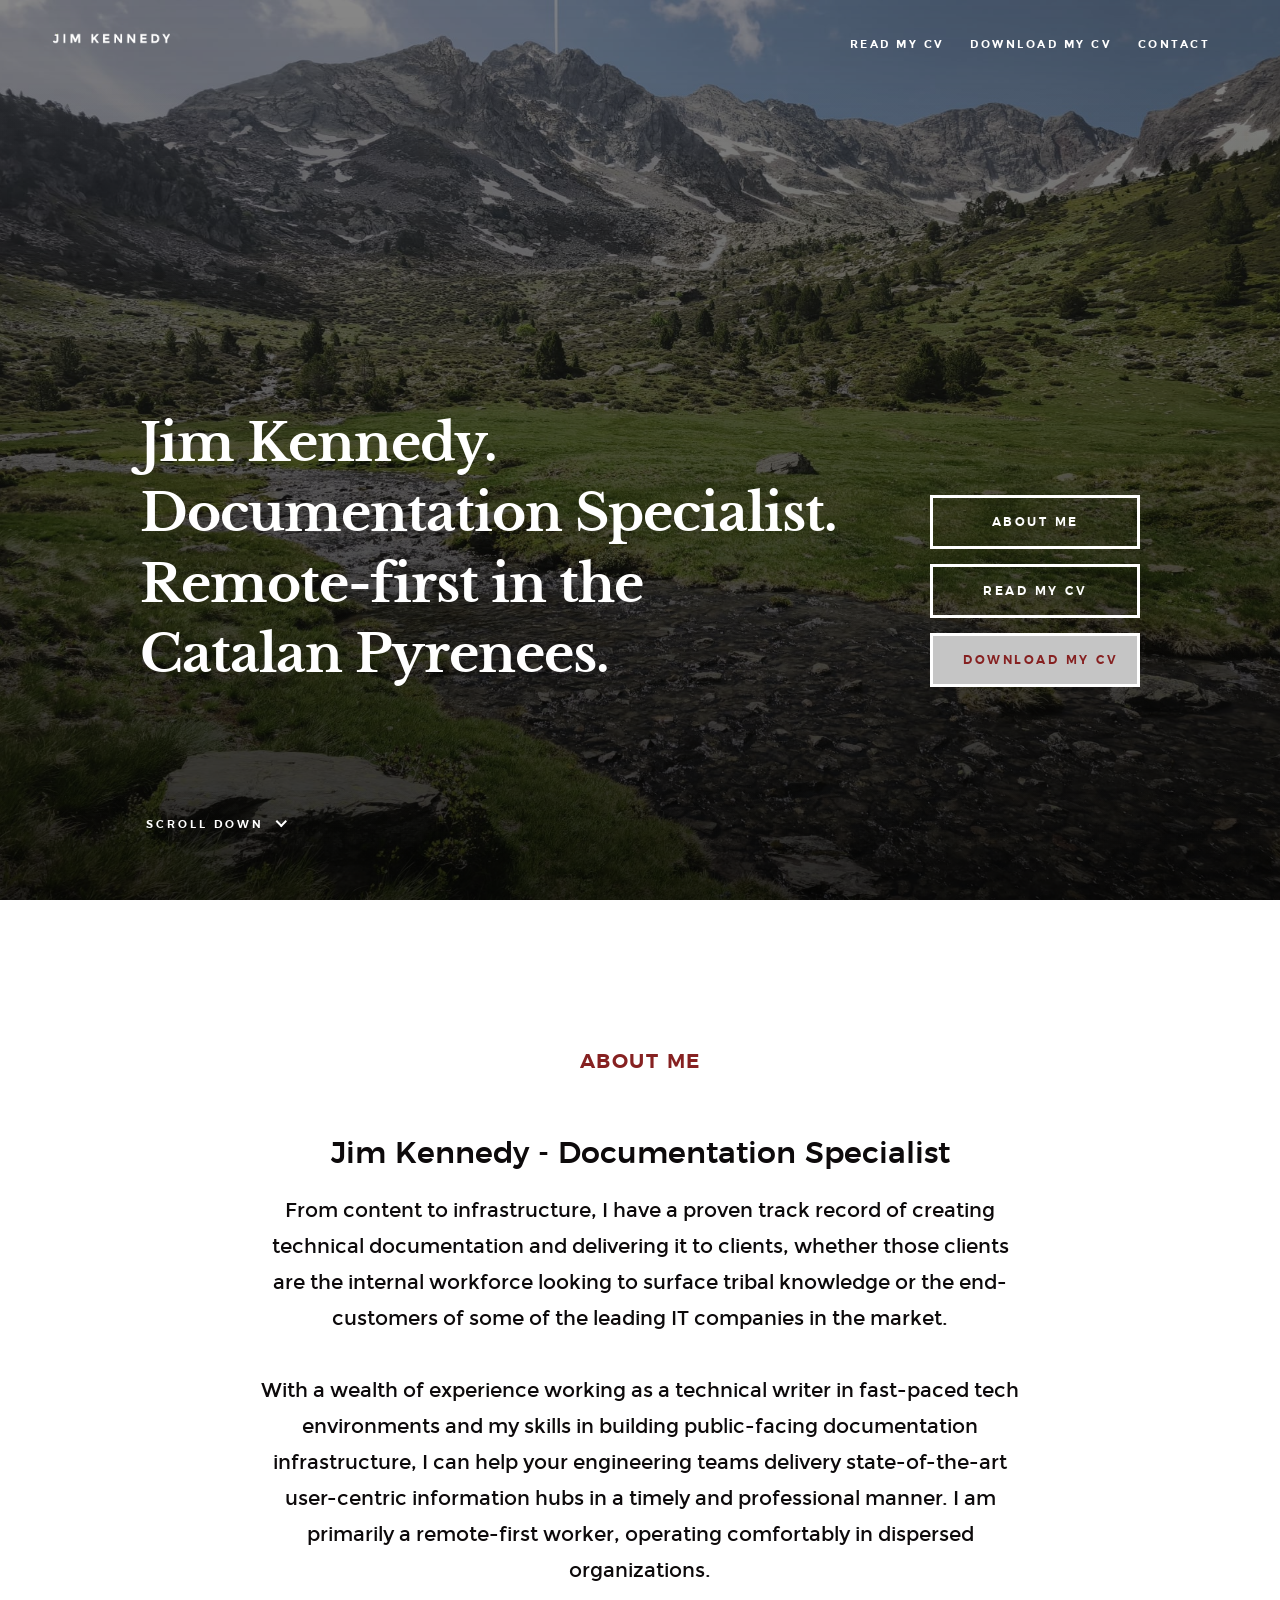
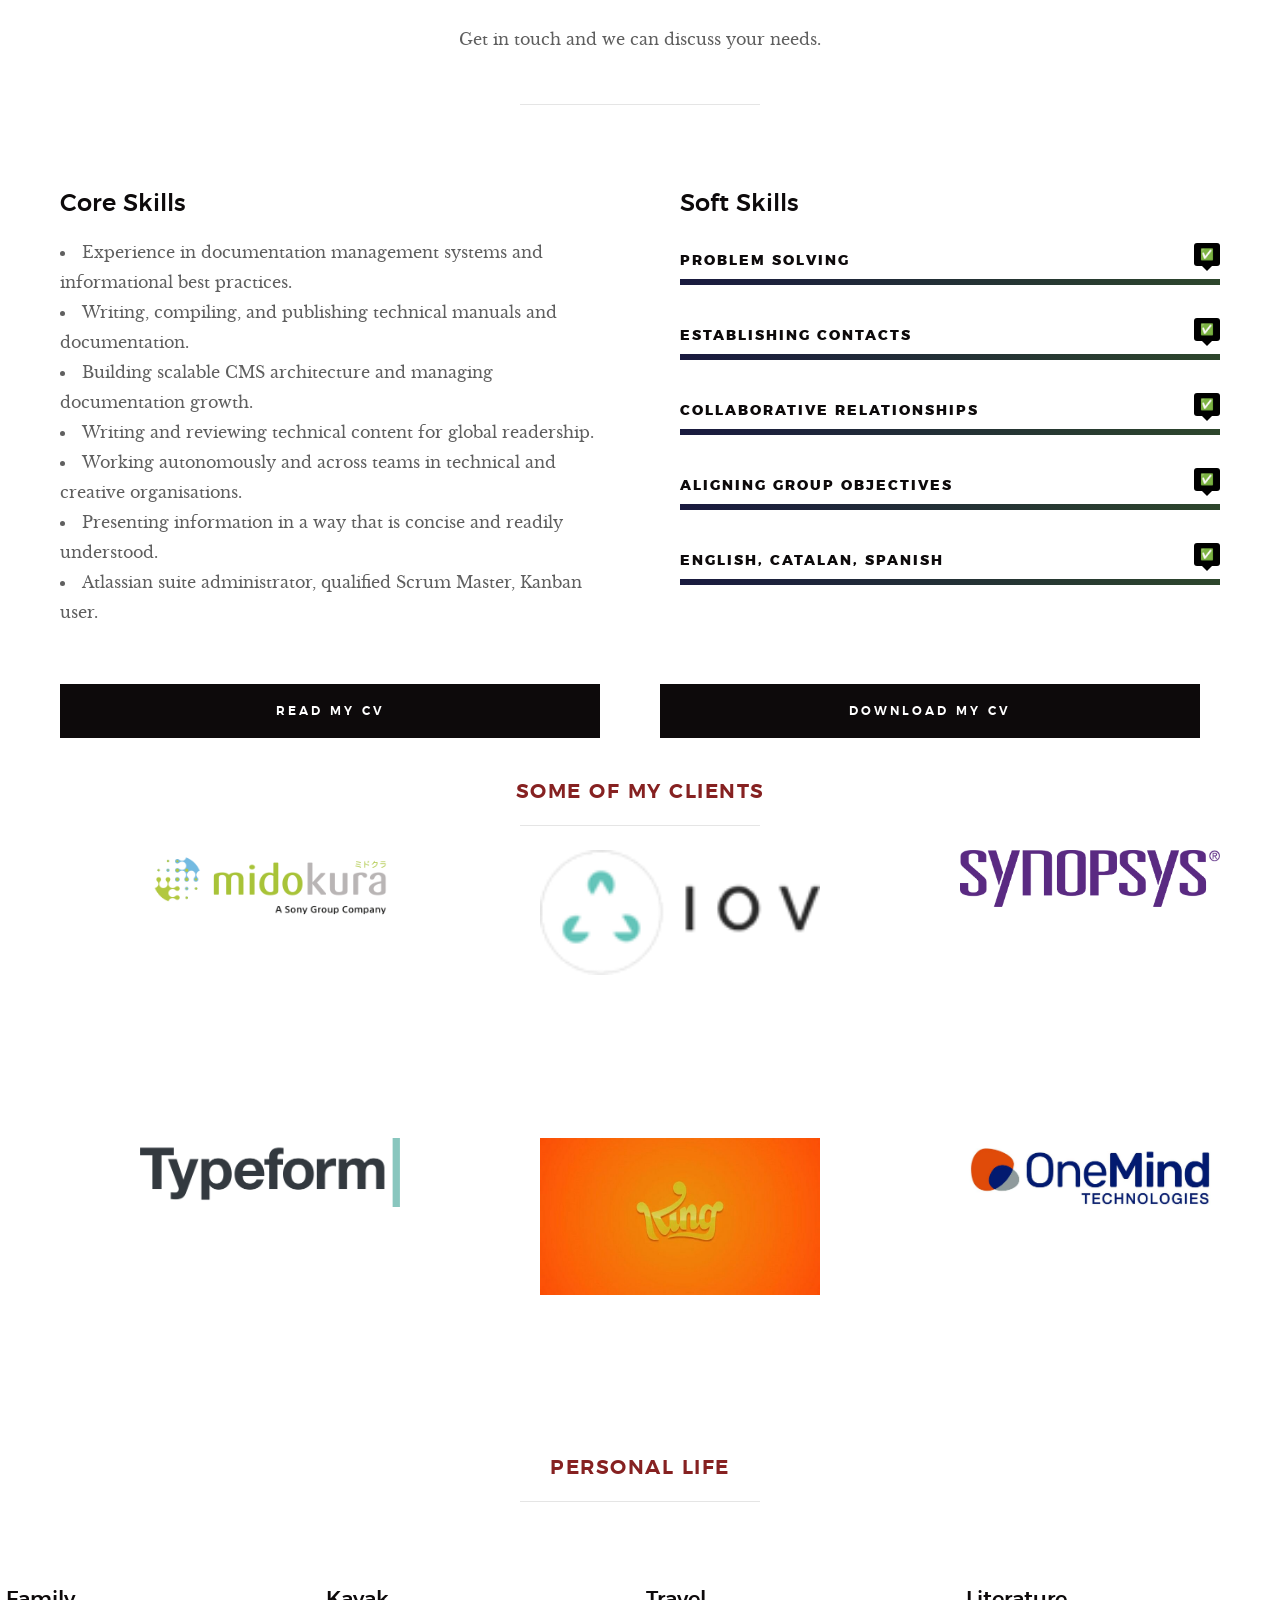
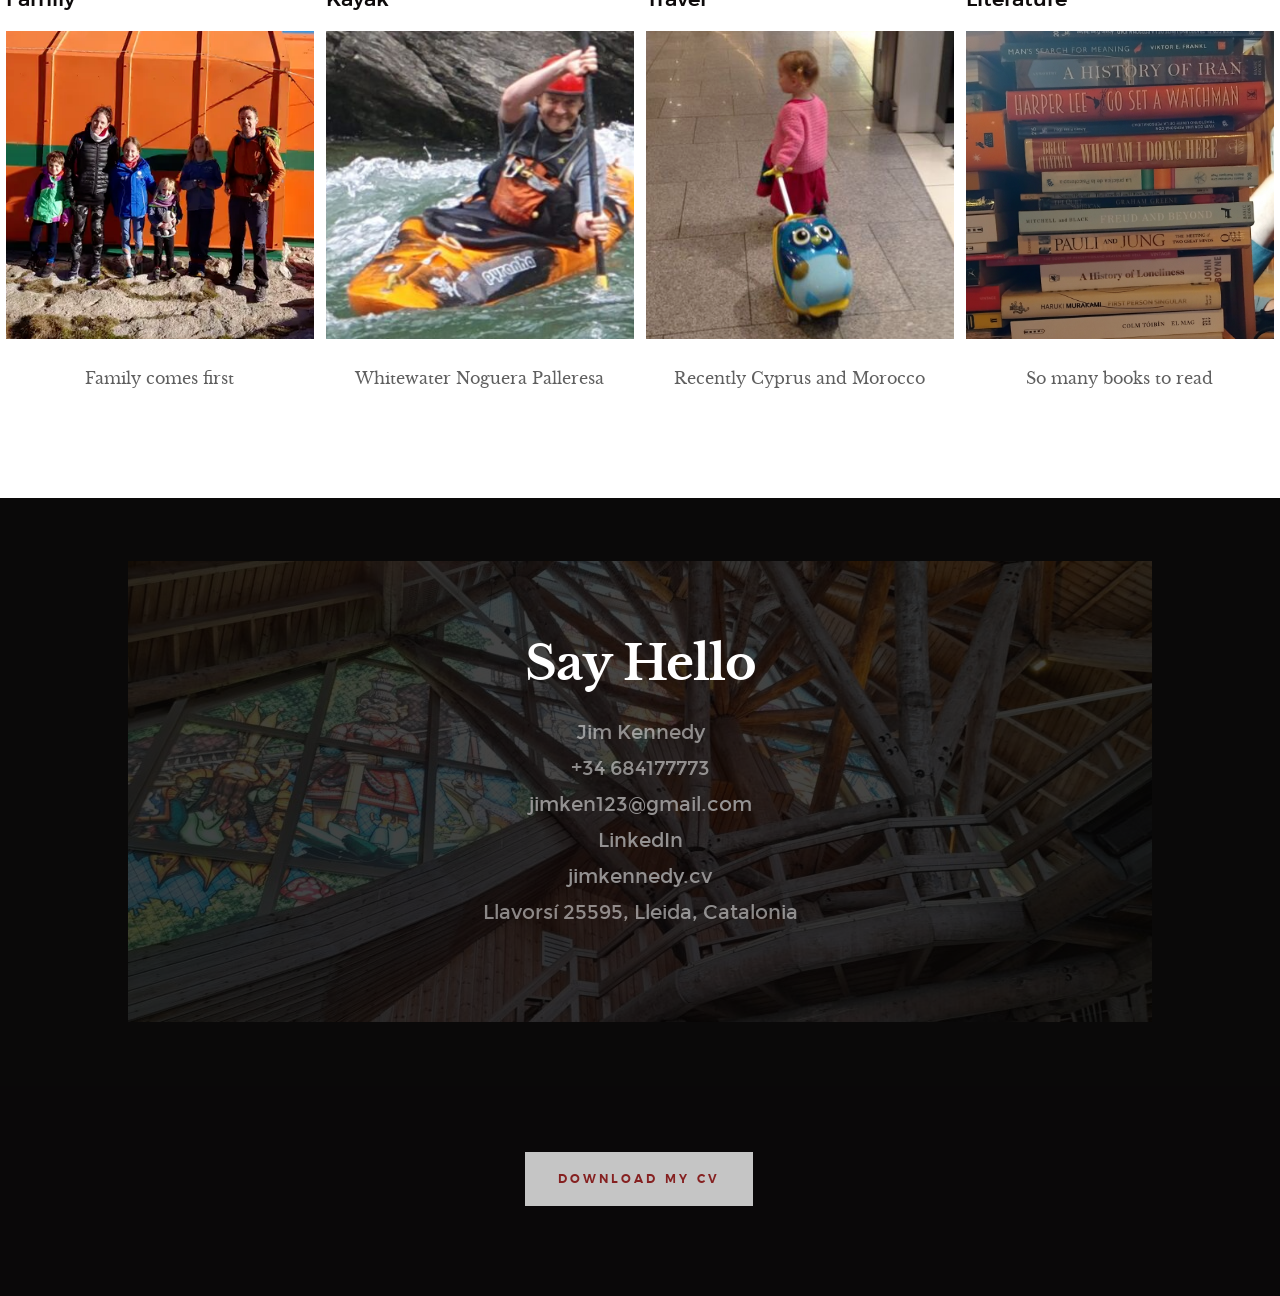
<file: index.html>
<!DOCTYPE html>
<!--[if lt IE 9 ]><html class="no-js oldie" lang="en"> <![endif]-->
<!--[if IE 9 ]><html class="no-js oldie ie9" lang="en"> <![endif]-->
<!--[if (gte IE 9)|!(IE)]><!-->
<html class="no-js" lang="en">
<!--<![endif]-->

<head>

    <!--- basic page needs
    ================================================== -->
        <meta charset="utf-8"><title>Jim Kennedy - Documentation Specialist</title>
        <meta charset="utf-8">
        <title>Jim Kennedy - Documentation Specialist</title>
        <meta name="author" content="Jim Kennedy">
        <meta name="title" content="Jim Kennedy - Documentation Specialist" />
        <meta name="description" content="From content to infrastructure, I build excellent client-facing documentation." />
        
        <!-- Open Graph / Facebook -->
        <meta property="og:type" content="website" />
        <meta property="og:url" content="https://jimkennedy.cv/" />
        <meta property="og:title" content="Jim Kennedy - Documentation Specialist" />
        <meta property="og:description"
            content="From content to infrastructure, I build excellent client-facing documentation." />
        <meta property="og:image" content="https://jimkennedy.cv/images/jimkennedy.jpg" />
        
        <!-- Meta Tags Generated with https://metatags.io -->
    <!-- mobile specific metas
    ================================================== -->
    <meta name="viewport" content="width=device-width, initial-scale=1">

    <!-- CSS
    ================================================== -->
    <link rel="stylesheet" href="css/base.css">
    <link rel="stylesheet" href="css/vendor.css">
    <link rel="stylesheet" href="css/main.css">

    <!-- script
    ================================================== -->
    <script src="js/modernizr.js"></script>
    <script src="js/pace.min.js"></script>

    <!-- favicons
    ================================================== -->

    <link rel="apple-touch-icon" sizes="180x180" href="/apple-touch-icon.png">
    <link rel="icon" type="image/png" sizes="32x32" href="/favicon-32x32.png">
    <link rel="icon" type="image/png" sizes="16x16" href="/favicon-16x16.png">
    <link rel="manifest" href="/site.webmanifest">

</head>

<body id="top">

    <!-- header
    ================================================== -->
    <header class="s-header">

        <div class="header-logo">
            <a class="site-logo" href="index.html"><img src="images/logo.png"></a>
        </div>

        <nav class="header-nav-wrap">
            <ul class="header-nav">
               
                <li><a href="cv.html">Read My CV</a></li>
                <li><a href="pdf/Jim-Kennedy-Documentation-Specialist-CV.pdf" download>Download my CV</a></li>
                <li><a class="smoothscroll"  href="#contact" title="contact">Contact</a></li>
            </ul>
        </nav>

        <a class="header-menu-toggle" href="#0"><span>Menu</span></a>

    </header> <!-- end s-header -->


   <!-- home
   ================================================== -->
   <section id="home" class="s-home page-hero target-section" data-parallax="scroll" data-image-src="images/contact-bg1.jpg" data-natural-width=3000 data-natural-height=2000 data-position-y=center>

        <div class="overlay"></div>
        <div class="shadow-overlay"></div>

        <div class="home-content">

            <div class="row home-content__main">


                <h1>
                    Jim Kennedy.</br>
                    Documentation Specialist.</br>
                    Remote-first in the Catalan Pyrenees.
                </h1>

                <div class="home-content__buttons">
                    <a href="#about" class="smoothscroll btn btn--stroke">
                        About Me
                    </a>
                    <a href="cv.html" class="btn btn--stroke">
                        Read my CV
                    </a>
                    <button class="btn"><i class="fa fa-download"></i><a href="pdf/Jim-Kennedy-Documentation-Specialist-CV.pdf" download>Download my CV</a></button>
                </div>

                <div class="home-content__scroll">
                    <a href="#about" class="scroll-link smoothscroll">
                        <span>Scroll Down</span>
                    </a>
                </div>

            </div>

        </div> <!-- end home-content -->

    </section> <!-- end s-home -->


    <!-- about
    ================================================== -->
    <section id="about" class="s-about target-section">
        
        <div class="row narrow section-intro has-bottom-sep">
            <div class="col-full text-center">
                <h3>About Me</h3>
                <h2>Jim Kennedy - Documentation Specialist</h2>
                <p class="lead">From content to infrastructure, I have a proven track record of creating technical documentation and delivering it to
                clients, whether those clients are the internal workforce looking to surface tribal knowledge or the end-customers of
                some of the leading IT companies in the market.</p>
                <p class="lead">With a wealth of experience working as a technical writer in fast-paced tech environments and my skills in building
                public-facing documentation infrastructure, I can help your engineering teams delivery state-of-the-art user-centric
                information hubs in a timely and professional manner. I am primarily a remote-first worker, operating comfortably in
                dispersed organizations.</p>
                <p>Get in touch and we can discuss your needs.</p>
            </div>
        </div>

        <div class="row about-content">

            <div class="col-six tab-full left">
                <h3>Core Skills</h3>

                <li>Experience in documentation management systems and informational best practices.</li>
                <li>Writing, compiling, and publishing technical manuals and documentation.</li>
                <li>Building scalable CMS architecture and managing documentation growth.</li>
                <li>Writing and reviewing technical content for global readership.</li>
                <li>Working autonomously and across teams in technical and creative organisations.</li>
                <li>Presenting information in a way that is concise and readily understood.</li>
                <li>Atlassian suite administrator, qualified Scrum Master, Kanban user.</li>
            </div>

            <div class="col-six tab-full right">
                <h3>Soft Skills</h3>

                <ul class="skill-bars">
                    <li>
                    <div class="progress percent100"><span>&#x2705;</span></div>
                    <strong>Problem solving</strong>
                    </li>
                    <li>
                    <div class="progress percent100"><span>&#x2705;</span></div>
                    <strong>Establishing contacts</strong>
                    </li>
                    <li>
                    <div class="progress percent100"><span>&#x2705;</span></div>
                    <strong>Collaborative relationships</strong>
                    </li>
                    <li>
                    <div class="progress percent100"><span>&#x2705;</span></div>
                    <strong>Aligning group objectives</strong>
                    </li>
                    <li>
                    <div class="progress percent100"><span>&#x2705;</span></div>
                    <strong>English, Catalan, Spanish</strong>
                    </li>
                </ul>
            </div>

        </div> <!-- end about-content -->

        <div class="row about-content about-content--buttons">

            <div class="col-six tab-full left">
                <a href="cv.html" class="btn btn--primary full-width">Read my CV</a>
            </div>
            <div class="col-six tab-full left">
                <a href="pdf/Jim-Kennedy-Documentation-Specialist-CV.pdf"download class="btn btn--primary full-width">Download my CV</a>
            </div>

        </div> <!-- end about-content buttons -->

        <div class="row about-content about-content--timeline">
        <div class="row narrow section-intro has-bottom-sep">
            <div class="col-full text-center">
                <h3>Some of my Clients</h3>
            </div>
        </div>
        
            <div class="col-four tab-full left">
                <div class="timeline__block">
                    <div class="timeline__header">
                        <img src="images/logos/midokura.png" width="300px">
                    </div>
                </div> <!-- end timeline__block -->

                <div class="timeline__block">
                    <div class="timeline__header">
                        <img src="images/logos/typeform1.png" width="300px">
                    </div>
                </div> <!-- end timeline__block -->
                <!-- end timeline -->
            </div> <!-- end left -->

            <div class="col-four tab-full center">
                <div class="timeline__block">
                    <div class="timeline__header">
                        <img src="images/logos/iov.png" width="300px">
                    </div>
                </div> <!-- end timeline__block -->
            
                <div class="timeline__block">
                    <div class="timeline__header">
                        <img src="images/logos/king.jpg" width="300px">
                    </div>
                </div> <!-- end timeline__block -->
            
                <!-- end timeline -->
            </div> <!-- end left -->

            <div class="col-four tab-full right">
                <div class="timeline__block">
                    <div class="timeline__header">
                        <img src="images/logos/synopsys.png" width="300px">
                    </div>
                </div> <!-- end timeline__block -->

            <div class="timeline__block">
                <div class="timeline__header">
                    <img src="images/logos/onemind.jpg" width="300px">
                </div>
            </div> <!-- end timeline__block -->
                <!-- end timeline -->
            </div> <!-- end right -->
        
        </div> <!-- end about-content timeline -->

<div class="row narrow section-intro has-bottom-sep">
    <div class="col-full text-center">
        <h3>Personal Life</h3>
    </div>
</div>

<div class="responsive">
    <h4>Family</h4>
    <div class="gallery">
            <img src="images/avatars/user-12.png" width="600" height="400">
        <div class="desc">Family comes first</div>
    </div>
</div>

<div class="responsive">
    <h4>Kayak</h4>
    <div class="gallery">
            <img src="images/avatars/user-08.png" width="600" height="400">
        <div class="desc">Whitewater Noguera Palleresa</div>
    </div>
</div>

<div class="responsive">
    <h4>Travel</h4>
    <div class="gallery">
            <img src="images/avatars/user-09.png" width="600" height="400">
        <div class="desc">Recently Cyprus and Morocco</div>
    </div>
</div>

<div class="responsive">
    <h4>Literature</h4>
    <div class="gallery">
            <img src="images/avatars/user-10.png" width="600" height="400">
        <div class="desc">So many books to read</div>
    </div>
</div>

<div class="clearfix"></div>

    </section> <!-- end about -->

    <!-- testimonials
    ================================================== -->

<!-- end s-testimonials -->

    <!-- blog
    ================================================== 
    <section id="blog" class="s-blog target-section">

        <div class="row narrow section-intro has-bottom-sep">
            <div class="col-full">
                <h3>Journal</h3>
                <h1>Latest From The Blog.</h1>
                <p class="lead">Lorem ipsum Dolor adipisicing nostrud et aute. 
                Excepteur amet commodo ea dolore irure esse Duis nulla sint fugiat cillum 
                ullamco proident aliquip quis qui voluptate dolore veniam Ut laborum non est in officia.</p>
            </div>
        </div>

        <div class="row blog-content">
            <div class="col-full">

                <div class="blog-list block-1-2 block-tab-full">
                    <article class="col-block">
                                
                        <div class="blog-date">
                            <a href="blog-single.html">Sept 16, 2017</a>
                        </div>  
                        
                        <h2 class="h01"><a href="blog-single.html">The 10 Golden Rules of Clean Simple Design.</a></h2>
                        <p>
                        Vestibulum ac diam sit amet quam vehicula elementum sed sit amet dui. Pellentesque in ipsum id orci porta dapibus. Donec sollicitudin molestie malesuada. Vivamus magna justo, lacinia eget consectetur sed, convallis at tellus. Cras ultricies ligula sed magna dictum porta. Sed porttitor lectus nibh..
                        </p>

                        <div class="blog-cat">
                                <a href="blog.html">Branding</a><a href="blog.html">Design</a>
                        </div>

                        
                    </article>
                    <article class="col-block">
                                
                        <div class="blog-date">
                            <a href="blog-single.html">Sept 15, 2017</a>
                        </div>  
                        
                        <h2 class="h01"><a href="blog-single.html">Photography Can Improve Your Graphic Design.</a></h2>
                        <p>
                        Vestibulum ac diam sit amet quam vehicula elementum sed sit amet dui. Pellentesque in ipsum id orci porta dapibus. Donec sollicitudin molestie malesuada. Vivamus magna justo, lacinia eget consectetur sed, convallis at tellus. Cras ultricies ligula sed magna dictum porta. Sed porttitor lectus nibh..
                        </p>

                        <div class="blog-cat">
                            <a href="blog.html">Photography</a>
                        </div>

                        
                    </article>
                    <article class="col-block">
                        
                        <div class="blog-date">
                            <a href="blog-single.html">Sept 14, 2017</a>
                        </div>

                        <h2 class="h01"><a href="blog-single.html">Workspace Design Trends and Ideas.</a></h2>
                        <p>
                        Vestibulum ac diam sit amet quam vehicula elementum sed sit amet dui. Pellentesque in ipsum id orci porta dapibus. Donec sollicitudin molestie malesuada. Vivamus magna justo, lacinia eget consectetur sed, convallis at tellus. Cras ultricies ligula sed magna dictum porta. Sed porttitor lectus nibh dolore irure esse Duis nulla sint.
                        </p>

                        <div class="blog-cat">
                            <a href="blog.html">Branding</a><a href="blog.html">Wordpress</a>
                        </div>
                    </article>
                    <article class="col-block">
                        
                        <div class="blog-date">
                            <a href="blog-single.html">Sept 12, 2017</a>
                        </div>    
                        <h2 class="h01"><a href="blog-single.html">Using Patterns in your Branding.</a></h2>
                        <p>
                        Vestibulum ac diam sit amet quam vehicula elementum sed sit amet dui. Pellentesque in ipsum id orci porta dapibus. Donec sollicitudin molestie malesuada. Vivamus magna justo, lacinia eget consectetur sed, convallis at tellus. Cras ultricies ligula sed magna dictum porta. Sed porttitor lectus nibh.
                        </p>

                        <div class="blog-cat">
                            <a href="blog.html">Design</a><a href="blog.html">Branding</a>
                        </div>
                    </article>
                </div> <!-- end blog-list -->

            </div> <!-- end col-full -->
        </div> <!-- end blog-content -->

    </section> <!-- end s-blog -->


    <!-- s-cta
    ==================================================
    <section class="s-cta">
        
        <div class="row narrow cta">

            <div class="col-full cta__content">

                <h2 class="h01"><a href="http://www.dreamhost.com/r.cgi?287326|STYLESHOUT">Styleshout Recommends Dreamhost.</a></h2>

                <p class="lead">
                Looking for an awesome and reliable webhosting? Try <a href="http://www.dreamhost.com/r.cgi?287326|STYLESHOUT">DreamHost</a>.
                Get <span>$50 off</span> when you sign up with the promocode <span>styleshout</span>.
                </p>

                <div class="cta__action">
                    <a class="btn btn--primary btn--large" href="http://www.dreamhost.com/r.cgi?287326|STYLESHOUT">Sign Up Now</a>
                </div>	

            </div>

        </div> 
        
    </section>

    end cta --> 

<!--
    <!-- s-stats
    ================================================== 
    <section id="stats" class="s-stats">
        <div class="row block-1-4 block-tab-1-2 block-mob-full stats">

            <div class="col-block stats__col ">
                <div class="stats__count">
                    128
                </div>
                <h4>Awards Received</h4>
            </div>
            <div class="col-block stats__col">
                <div class="stats__count">
                    1500
                </div>
                <h4>Cups of Coffee</h4>
            </div>
            <div class="col-block stats__col stats__col--highlight">
                <div class="stats__upsign">
                    <a href="#"><i class="im im-arrow-up" aria-hidden="true"></i></a>
                </div>
                <div class="stats__count">
                    110
                </div>
                <h4>Projects Completed</h4>
            </div>
            <div class="col-block stats__col">
                <div class="stats__count">
                    101
                </div>
                <h4>Happy Clients</h4> 
            </div>

        </div>
    </section> <!-- end s-stats -->

    <!-- s-stats
    ================================================== -->
    <section id="contact" class="s-contact target-section">

        <div class="overlay"></div>

        <div class="row narrow section-intro">
            <div class="col-full">
                <h1>Say Hello</h1>
                <p class="lead">
                Jim Kennedy</br>
                +34 684177773</br>
                <a href="mailto:jimken123@gmail.com">jimken123@gmail.com</a></br>
                <a href="https://www.linkedin.com/in/jimkennedy123/">LinkedIn</a></br>
                <a href="https://jimkennedy.cv">jimkennedy.cv</a></br>         
                Llavorsí 25595, Lleida, Catalonia</br>
                </p>
            </div>
        </div>

    </section> <!-- end s-contact -->

 <!-- end s-contact -->
    <!-- footer
    ================================================== -->
    <footer>
                <div class="row narrow section-intro1">
                    <div class="col-full">
                        <p class="lead">
                
                            <button class="btn"><i class="fa fa-download"></i><a href="pdf/Jim-Kennedy-Documentation-Specialist-CV.pdf"
                                    download>Download my CV</a></button>
                        </p>
                    </div>
                </div>
    <!--    <div class="row">
            <div class="col-full">

                <div class="footer-logo">
                    <a class="footer-site-logo" href="#0"><img src="images/logo.png" alt="Homepage"></a>
                </div>

                <ul class="footer-social">
                    <li><a href="#0">
                        <i class="im im-linkedin" aria-hidden="true"></i>
                        <span>LinkedIn</span>
                    </a></li>
                    <li><a href="#0">
                        <i class="im im-twitter" aria-hidden="true"></i>
                        <span>Twitter</span>
                    </a></li>
                    <li><a href="#0">
                        <i class="im im-instagram" aria-hidden="true"></i>
                        <span>Instagram</span>
                    </a></li>
                    <li><a href="#0">
                        <i class="im im-behance" aria-hidden="true"></i>
                        <span>Behance</span>
                    </a></li>
                    <li><a href="#0">
                        <i class="im im-pinterest" aria-hidden="true"></i>
                        <span>Pinterest</span>
                    </a></li>
                </ul>
                    
            </div>
        </div>
<!--
        <div class="row footer-bottom">

            <div class="col-twelve">
                <div class="copyright">
                    <span>© Copyright Hola 2017</span> 
                    <span>Design by <a href="https://www.styleshout.com/">styleshout</a></span>	
                </div>

                <div class="go-top">
                <a class="smoothscroll" title="Back to Top" href="#top"><i class="im im-arrow-up" aria-hidden="true"></i></a>
                </div>
            </div>

        </div> <!-- end footer-bottom -->

    </footer> <!-- end footer -->


    <!-- photoswipe background
    ================================================== -->
    <div aria-hidden="true" class="pswp" role="dialog" tabindex="-1">

        <div class="pswp__bg"></div>
        <div class="pswp__scroll-wrap">

            <div class="pswp__container">
                <div class="pswp__item"></div>
                <div class="pswp__item"></div>
                <div class="pswp__item"></div>
            </div>

            <div class="pswp__ui pswp__ui--hidden">
                <div class="pswp__top-bar">
                    <div class="pswp__counter"></div><button class="pswp__button pswp__button--close" title="Close (Esc)"></button> <button class="pswp__button pswp__button--share" title=
                    "Share"></button> <button class="pswp__button pswp__button--fs" title="Toggle fullscreen"></button> <button class="pswp__button pswp__button--zoom" title=
                    "Zoom in/out"></button>
                    <div class="pswp__preloader">
                        <div class="pswp__preloader__icn">
                            <div class="pswp__preloader__cut">
                                <div class="pswp__preloader__donut"></div>
                            </div>
                        </div>
                    </div>
                </div>
                <div class="pswp__share-modal pswp__share-modal--hidden pswp__single-tap">
                    <div class="pswp__share-tooltip"></div>
                </div><button class="pswp__button pswp__button--arrow--left" title="Previous (arrow left)"></button> <button class="pswp__button pswp__button--arrow--right" title=
                "Next (arrow right)"></button>
                <div class="pswp__caption">
                    <div class="pswp__caption__center"></div>
                </div>
            </div>

        </div>

    </div><!-- end photoSwipe background -->

    <div id="preloader">
        <div id="loader"></div>
    </div>


    <!-- Java Script
    ================================================== -->
    <script src="js/jquery-3.2.1.min.js"></script>
    <script src="js/plugins.js"></script>
    <script src="js/main.js"></script>

</body>

</html>
</file>
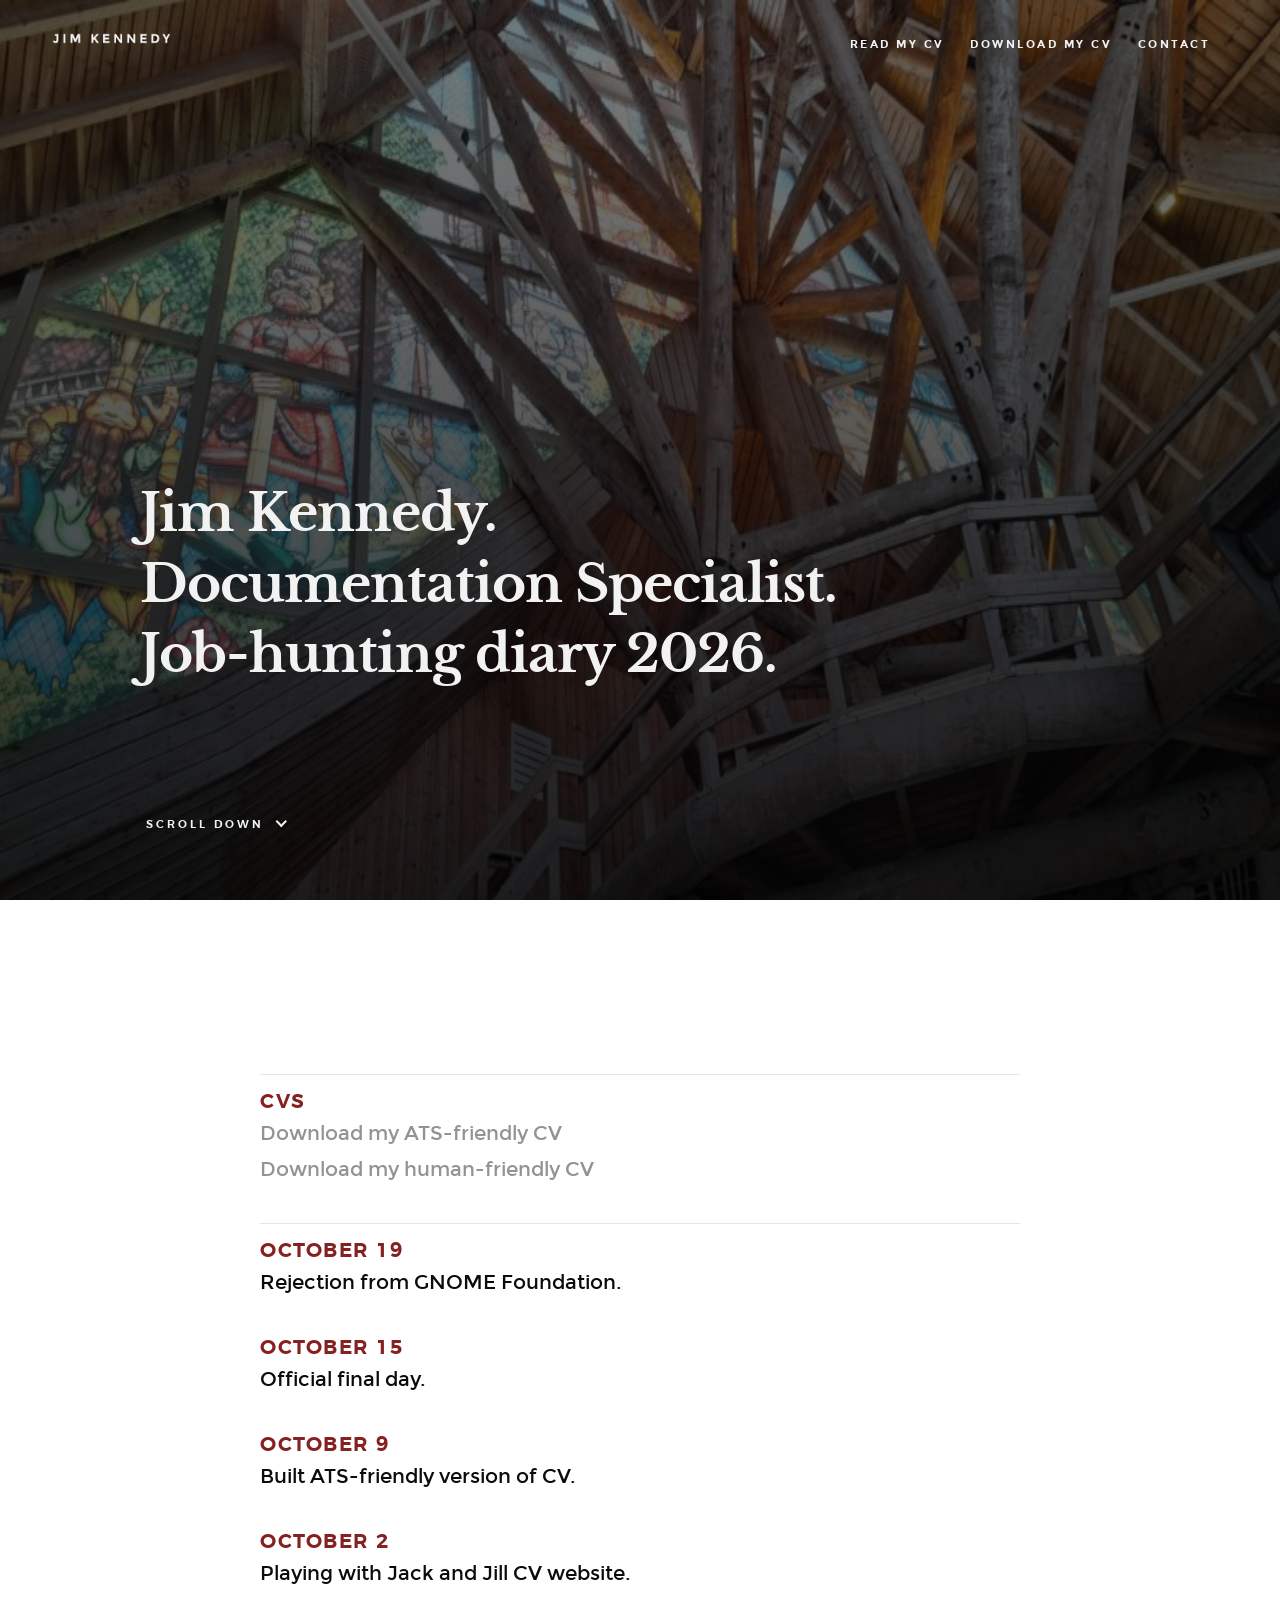
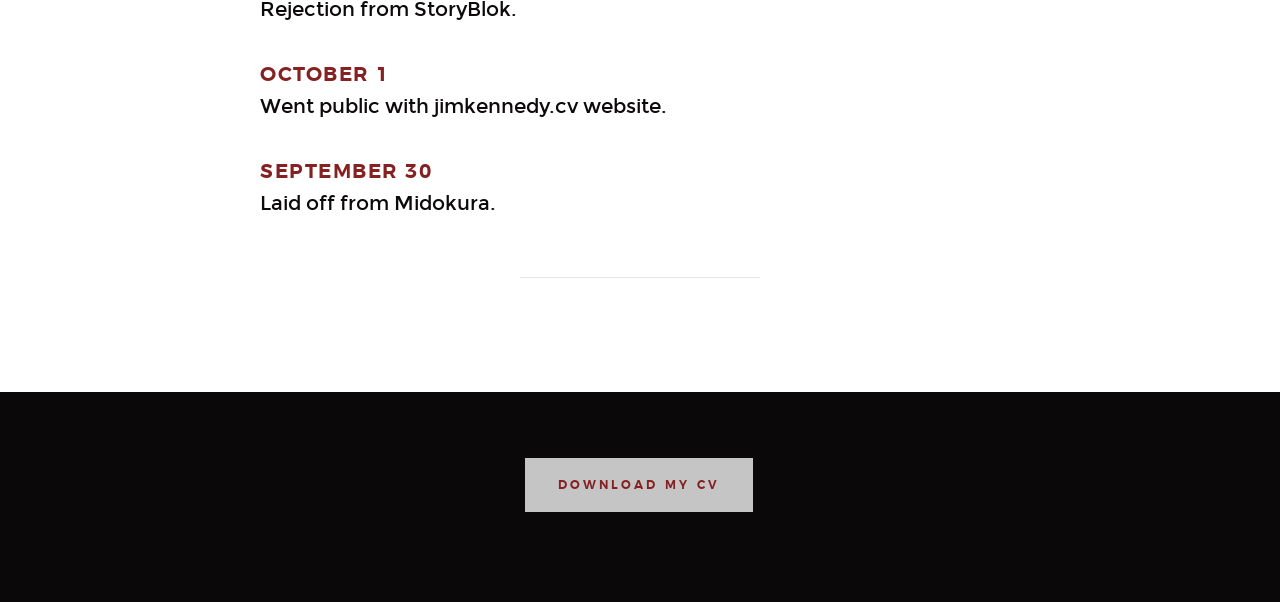
<file: blog.html>
<!DOCTYPE html>
<!--[if lt IE 9 ]><html class="no-js oldie" lang="en"> <![endif]-->
<!--[if IE 9 ]><html class="no-js oldie ie9" lang="en"> <![endif]-->
<!--[if (gte IE 9)|!(IE)]><!-->
<html class="no-js" lang="en">
<!--<![endif]-->

<head>

    <!--- basic page needs
    ================================================== -->
    <meta charset="utf-8"><title>Jim Kennedy - Documentation Specialist</title>
    <meta name="author" content="Jim Kennedy">
    <meta name="title" content="Jim Kennedy - Documentation Specialist" />
    <meta name="description" content="From content to infrastructure, I build excellent client-facing documentation." />
    
    <!-- Open Graph / Facebook -->
    <meta property="og:type" content="website" />
    <meta property="og:url" content="https://jimkennedy.cv/" />
    <meta property="og:title" content="Jim Kennedy - Documentation Specialist" />
    <meta property="og:description"
        content="From content to infrastructure, I build excellent client-facing documentation." />
    <meta property="og:image" content="https://jimkennedy.cv/images/jimkennedy.jpg" />
    
    <!-- Meta Tags Generated with https://metatags.io -->

    <!-- mobile specific metas
    ================================================== -->
    <meta name="viewport" content="width=device-width, initial-scale=1">

    <!-- CSS
    ================================================== -->
    <link rel="stylesheet" href="css/base.css">
    <link rel="stylesheet" href="css/vendor.css">
    <link rel="stylesheet" href="css/main.css">

    <!-- script
    ================================================== -->
    <script src="js/modernizr.js"></script>
    <script src="js/pace.min.js"></script>

    <!-- favicons
    ================================================== -->
    <link rel="apple-touch-icon" sizes="180x180" href="/apple-touch-icon.png">
    <link rel="icon" type="image/png" sizes="32x32" href="/favicon-32x32.png">
    <link rel="icon" type="image/png" sizes="16x16" href="/favicon-16x16.png">
    <link rel="manifest" href="/site.webmanifest">

</head>

<body id="top">

    <!-- header
    ================================================== -->
    <header class="s-header">

        <div class="header-logo">
            <a class="site-logo" href="index.html"><img src="images/logo.png"></a>
        </div>

        <nav class="header-nav-wrap">
            <ul class="header-nav">
                <li><a href="cv.html">Read My CV</a></li>
                <li><a href="pdf/Jim-Kennedy-Documentation-Specialist-CV.pdf" download>Download my CV</a></li>
                <li><a class="smoothscroll"  href="#contact" title="contact">Contact</a></li>
            </ul>
        </nav>

        <a class="header-menu-toggle" href="#0"><span>Menu</span></a>

    </header> <!-- end s-header -->

<section id="home" class="s-home page-hero target-section" data-parallax="scroll"
    data-image-src="images/contact-bg2.jpg" data-natural-width=3000 data-natural-height=2000 data-position-y=center>

    <div class="overlay"></div>
    <div class="shadow-overlay"></div>

    <div class="home-content">

        <div class="row home-content__main">

            <h1>
                Jim Kennedy.</br>
                Documentation Specialist.</br>
                Job-hunting diary 2026.</br>
            </h1>

            <div class="home-content__scroll">
                <a href="#about" class="scroll-link smoothscroll">
                    <span>Scroll Down</span>
                </a>
            </div>

        </div>

    </div> <!-- end home-content -->

</section> <!-- end s-home -->
    <!-- about
    ================================================== -->
    <section id="about" class="s-about target-section">
        
        <div class="row narrow section-intro has-bottom-sep">
            <div class="col-full text-left">

                <hr>
                <h3>CVs</h3>
                <p class="lead">
                    <a href="pdf/Jim-Kennedy-Documentation-Specialist-CV-ATS.pdf" download>Download my ATS-friendly CV</a>
                    </br>
                    <a href="pdf/Jim-Kennedy-Documentation-Specialist-CV.pdf" download>Download my human-friendly CV</a>
                </p>
                <hr>

                <h3>October 19</h3>
                <p class="lead">Rejection from GNOME Foundation.</p>

                <h3>October 15</h3>
                <p class="lead">Official final day.</p>

                <h3>October 9</h3>
                <p class="lead">Built ATS-friendly version of CV.</p>
    
                <h3>October 2</h3>
                <p class="lead">Playing with Jack and Jill CV website.</br>
                Rejection from StoryBlok.</p>

                <h3>October 1</h3>
                <p class="lead">Went public with jimkennedy.cv website.</p>

                <h3>September 30</h3>
                <p class="lead">Laid off from Midokura.</p>

            </div>
        </div>
    </section>

    <!-- footer
        ================================================== -->
    <footer>
        <div class="row narrow section-intro1">
            <div class="col-full">
                <p class="lead">
    
                    <button class="btn"><i class="fa fa-download"></i><a
                            href="pdf/Jim-Kennedy-Documentation-Specialist-CV.pdf" download>Download my CV</a></button>
                </p>
            </div>
        </div>
    </footer>

    <div id="preloader">
        <div id="loader"></div>
    </div>

    <!-- Java Script
    ================================================== -->
    <script src="js/jquery-3.2.1.min.js"></script>
    <script src="js/plugins.js"></script>
    <script src="js/main.js"></script>

</body>

</html>
</file>
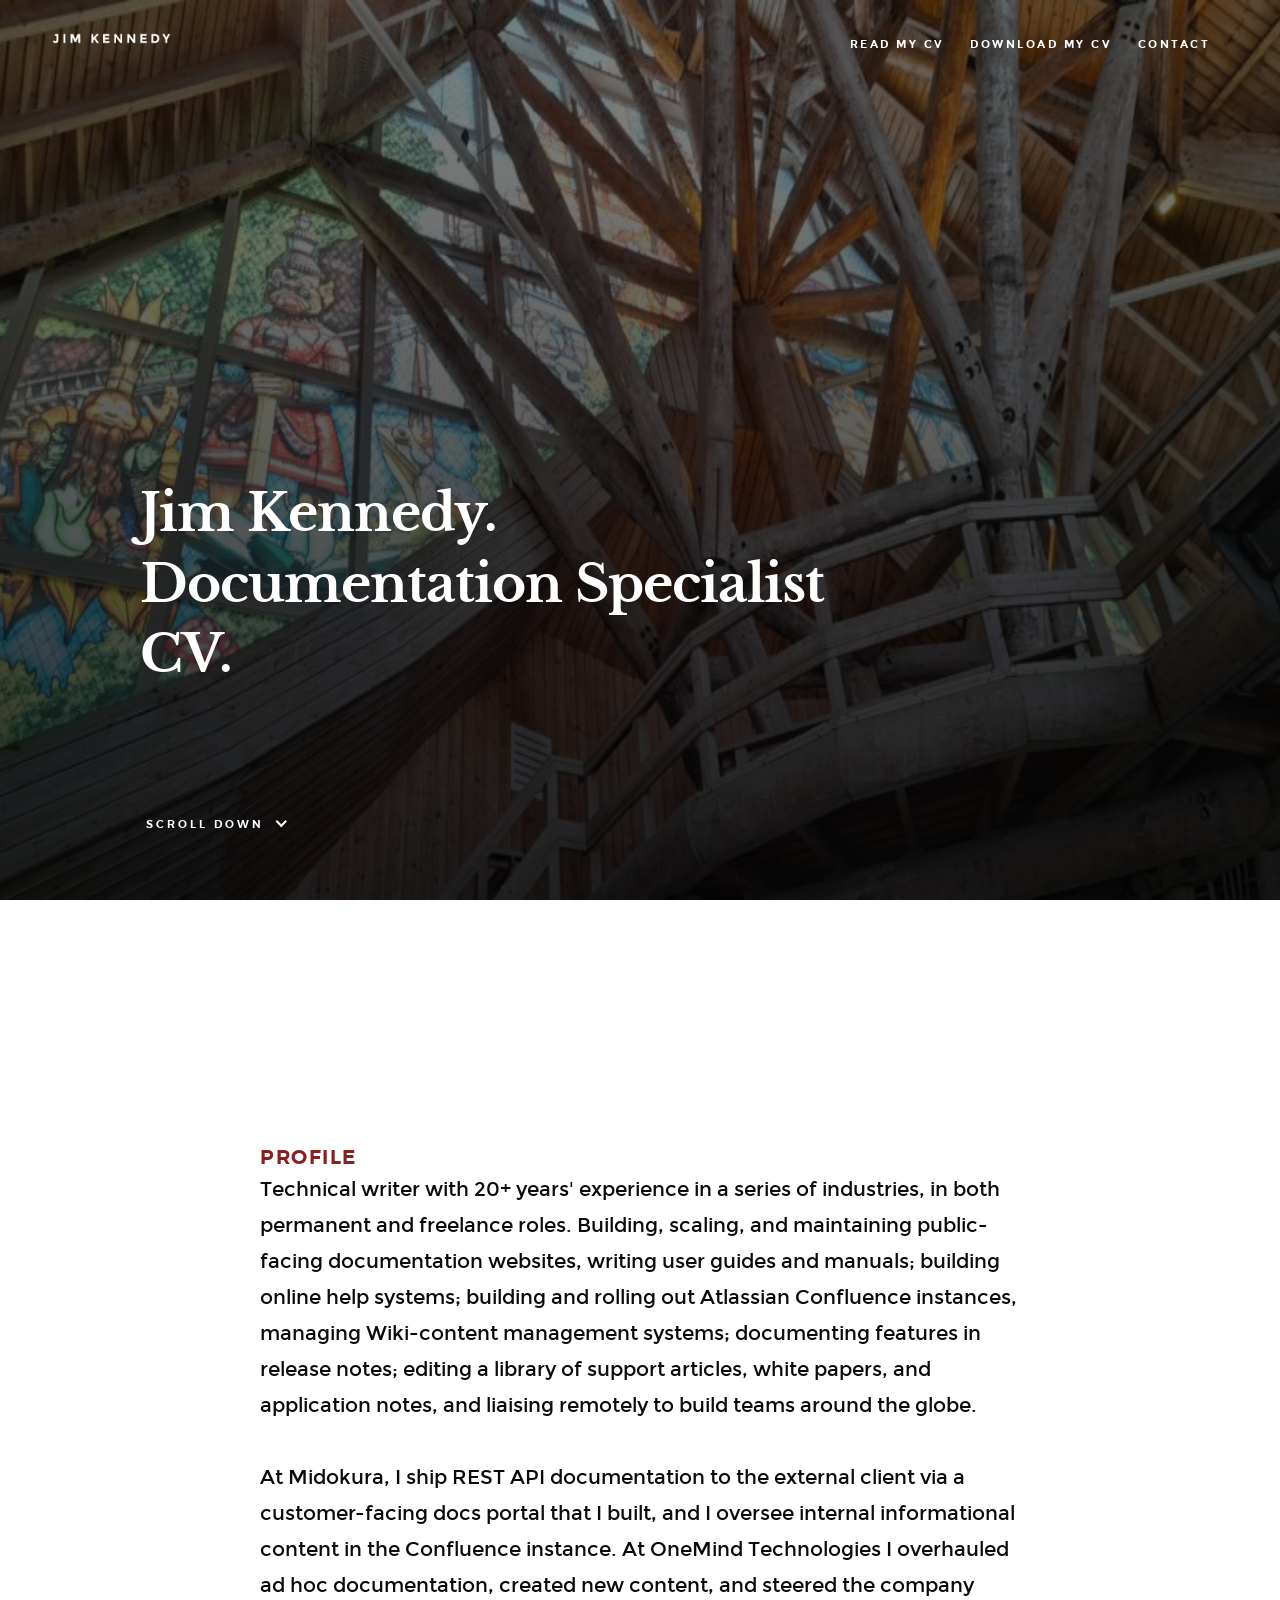
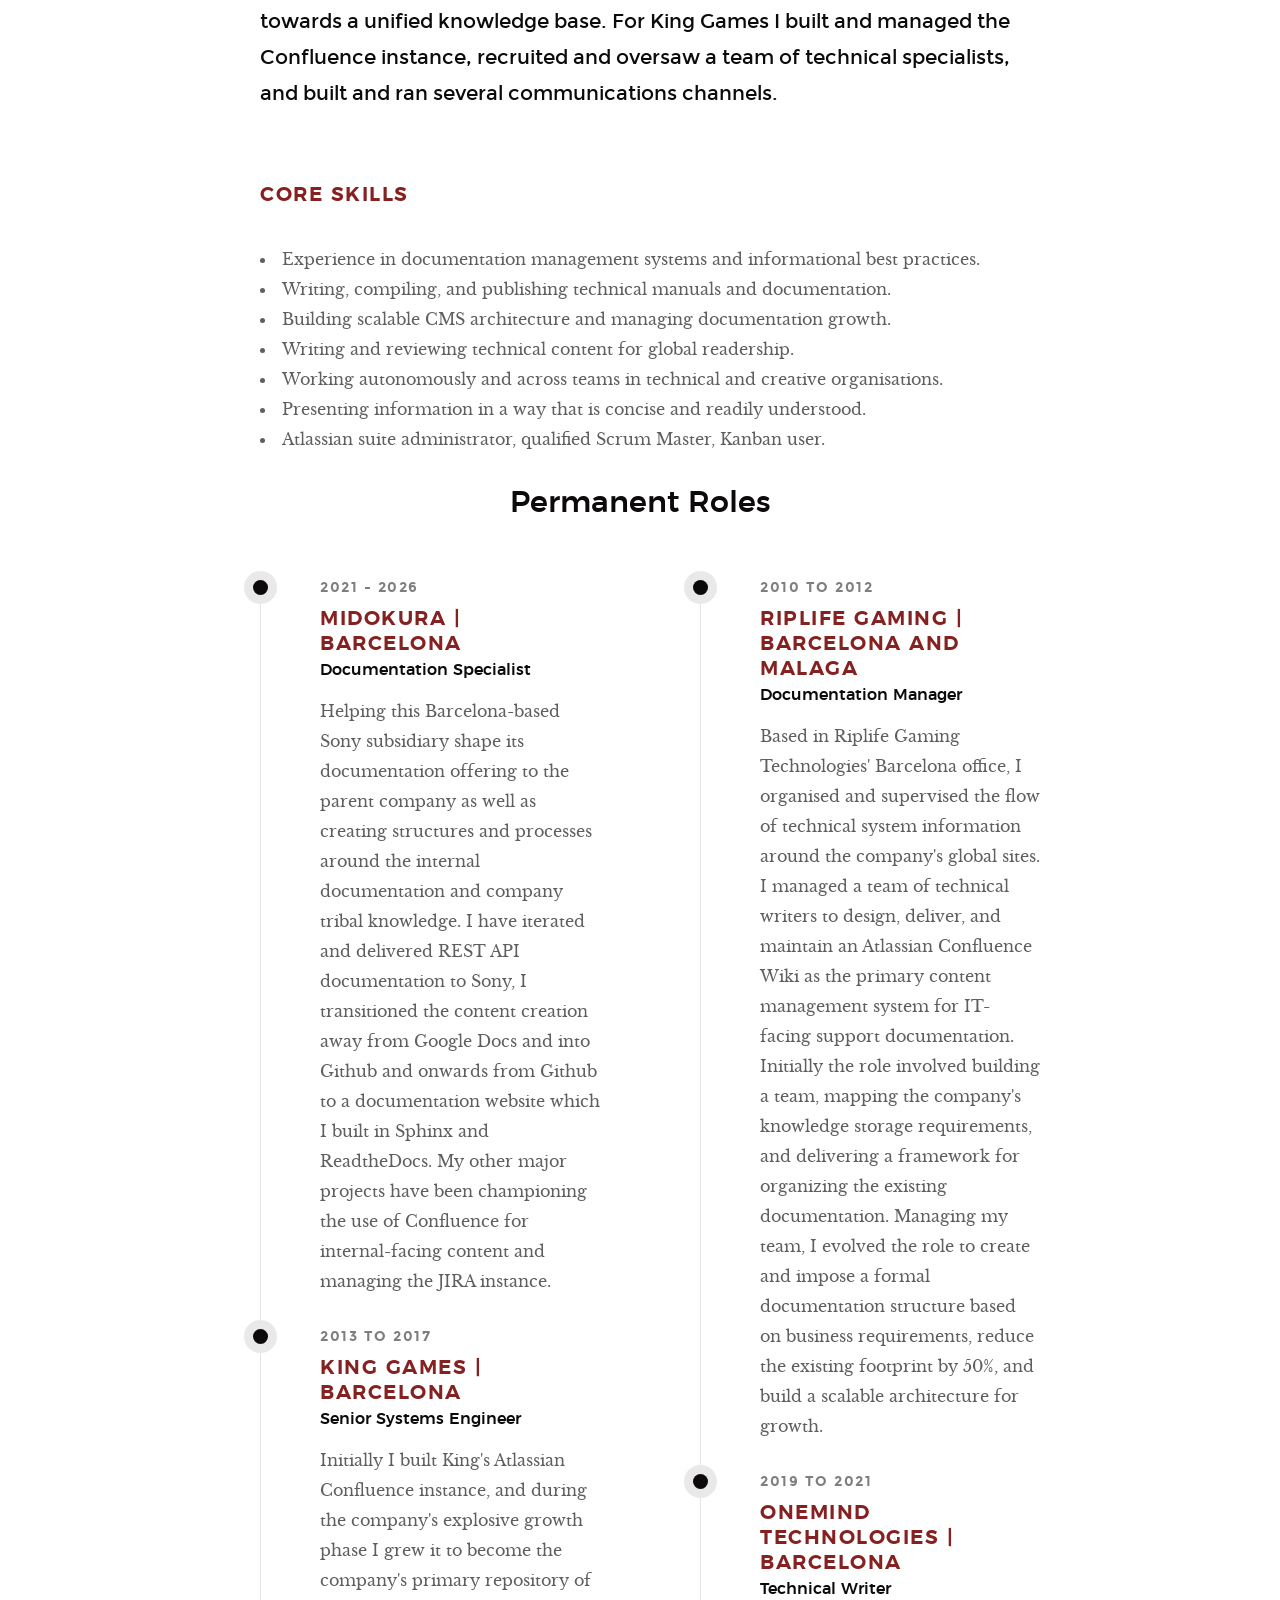
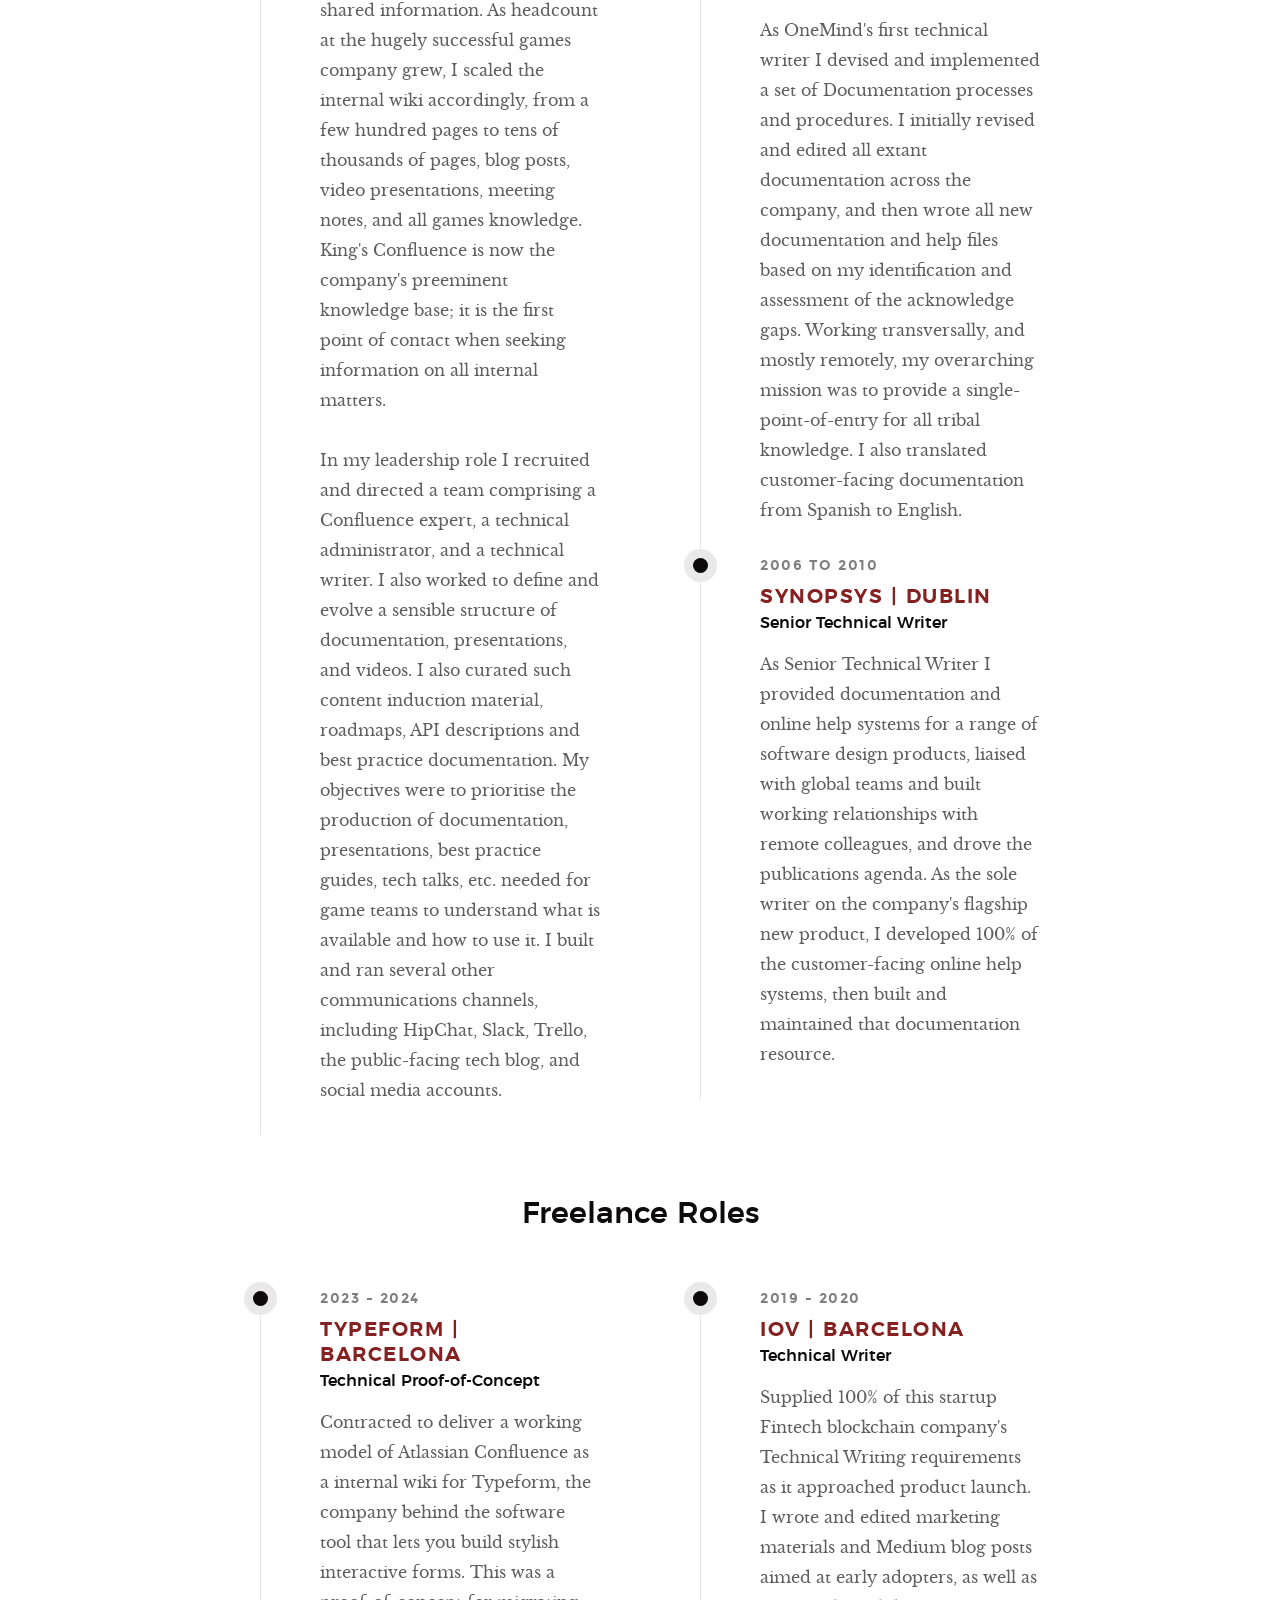
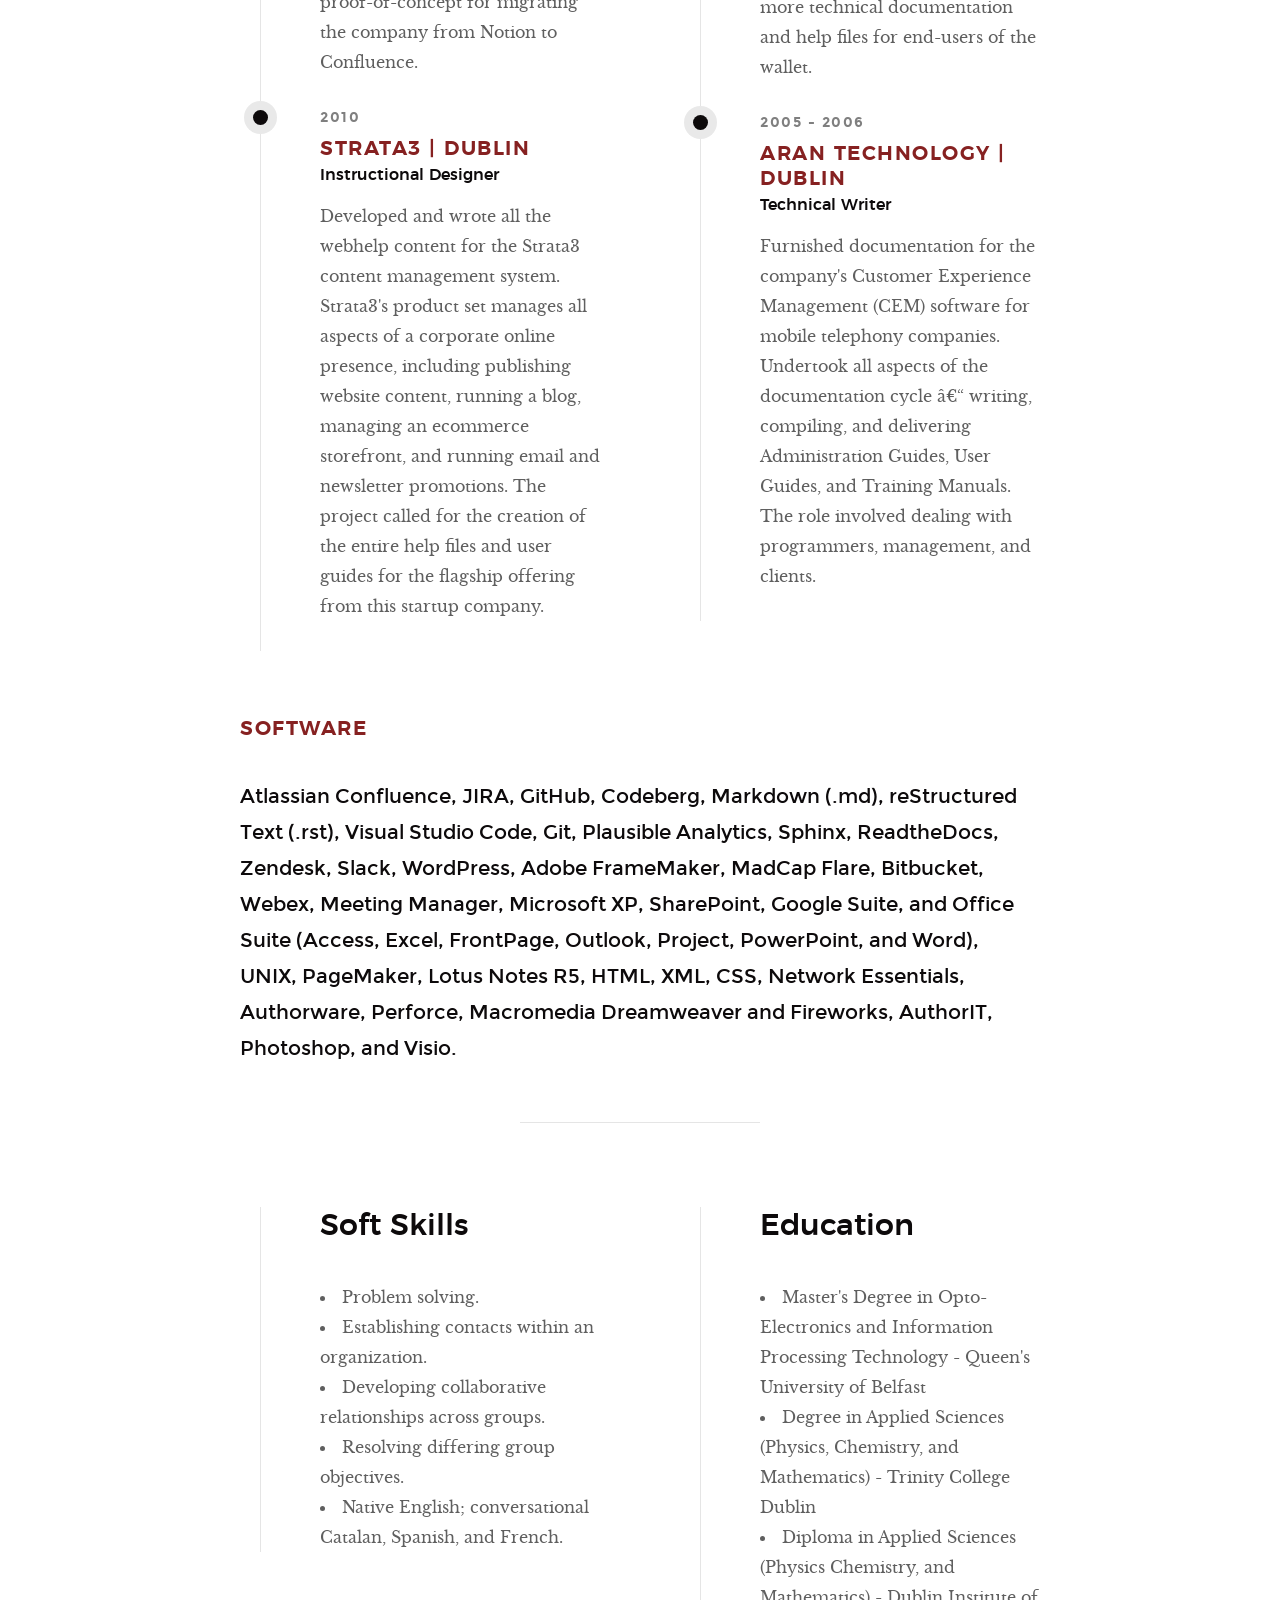
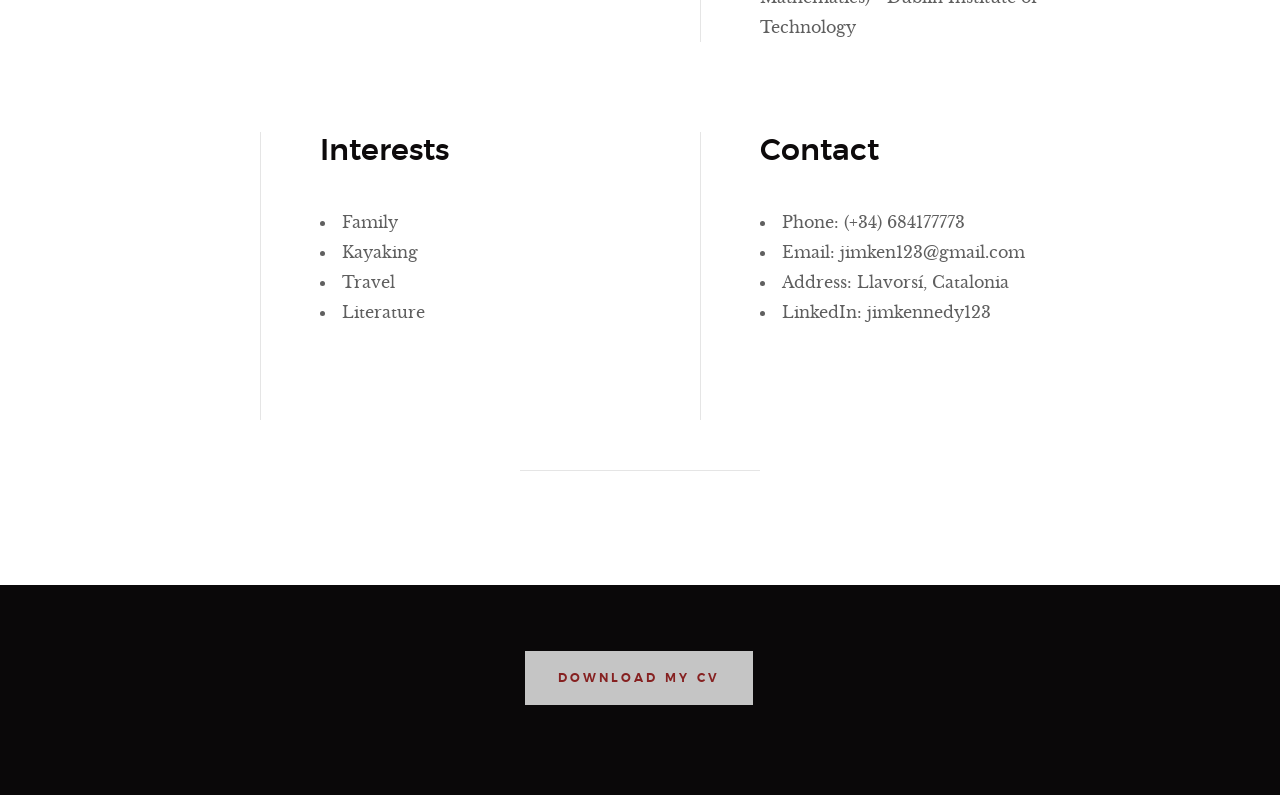
<file: cv.html>
<!DOCTYPE html>
<!--[if lt IE 9 ]><html class="no-js oldie" lang="en"> <![endif]-->
<!--[if IE 9 ]><html class="no-js oldie ie9" lang="en"> <![endif]-->
<!--[if (gte IE 9)|!(IE)]><!-->
<html class="no-js" lang="en">
<!--<![endif]-->

<head>

    <!--- basic page needs
    ================================================== -->
    <meta charset="utf-8"><title>Jim Kennedy - Documentation Specialist</title>
    <meta name="author" content="Jim Kennedy">
    <meta name="title" content="Jim Kennedy - Documentation Specialist" />
    <meta name="description" content="From content to infrastructure, I build excellent client-facing documentation." />
    
    <!-- Open Graph / Facebook -->
    <meta property="og:type" content="website" />
    <meta property="og:url" content="https://jimkennedy.cv/" />
    <meta property="og:title" content="Jim Kennedy - Documentation Specialist" />
    <meta property="og:description"
        content="From content to infrastructure, I build excellent client-facing documentation." />
    <meta property="og:image" content="https://jimkennedy.cv/images/jimkennedy.jpg" />
    
    <!-- Meta Tags Generated with https://metatags.io -->

    <!-- mobile specific metas
    ================================================== -->
    <meta name="viewport" content="width=device-width, initial-scale=1">

    <!-- CSS
    ================================================== -->
    <link rel="stylesheet" href="css/base.css">
    <link rel="stylesheet" href="css/vendor.css">
    <link rel="stylesheet" href="css/main.css">

    <!-- script
    ================================================== -->
    <script src="js/modernizr.js"></script>
    <script src="js/pace.min.js"></script>

    <!-- favicons
    ================================================== -->
    <link rel="apple-touch-icon" sizes="180x180" href="/apple-touch-icon.png">
    <link rel="icon" type="image/png" sizes="32x32" href="/favicon-32x32.png">
    <link rel="icon" type="image/png" sizes="16x16" href="/favicon-16x16.png">
    <link rel="manifest" href="/site.webmanifest">

</head>

<body id="top">

    <!-- header
    ================================================== -->
    <header class="s-header">

        <div class="header-logo">
            <a class="site-logo" href="index.html"><img src="images/logo.png"></a>
        </div>

        <nav class="header-nav-wrap">
            <ul class="header-nav">
                <li><a href="cv.html">Read My CV</a></li>
                <li><a href="pdf/Jim-Kennedy-Documentation-Specialist-CV.pdf" download>Download my CV</a></li>
                <li><a class="smoothscroll"  href="#contact" title="contact">Contact</a></li>
            </ul>
        </nav>

        <a class="header-menu-toggle" href="#0"><span>Menu</span></a>

    </header> <!-- end s-header -->

    <!-- home
       ================================================== -->
    <!-- home
       ================================================== -->
<!-- home
   ================================================== -->
<section id="home" class="s-home page-hero target-section" data-parallax="scroll"
    data-image-src="images/contact-bg2.jpg" data-natural-width=3000 data-natural-height=2000 data-position-y=center>

    <div class="overlay"></div>
    <div class="shadow-overlay"></div>

    <div class="home-content">

        <div class="row home-content__main">

            <h1>
                Jim Kennedy.</br>
                Documentation Specialist CV.</br>
            </h1>

            <div class="home-content__scroll">
                <a href="#about" class="scroll-link smoothscroll">
                    <span>Scroll Down</span>
                </a>
            </div>

        </div>

    </div> <!-- end home-content -->

</section> <!-- end s-home -->
    <!-- about
    ================================================== -->
    <section id="about" class="s-about target-section">
        
        <div class="row narrow section-intro has-bottom-sep">
            <div class="col-full text-left">

                <p class="lead"></p>
                <h3>Profile</h3>

                <p class="lead">Technical writer with 20+ years' experience in a series of industries, in both permanent and
                    freelance roles. Building,
                    scaling, and maintaining public-facing documentation websites, writing user guides and manuals; building
                    online help
                    systems; building and rolling out Atlassian Confluence instances, managing Wiki-content management systems;
                    documenting
                    features in release notes; editing a library of support articles, white papers, and application notes, and
                    liaising
                    remotely to build teams around the globe.
                </p>
                <p class="lead">At Midokura, I ship REST API documentation to the external client via a customer-facing docs
                    portal that I built, and I
                    oversee internal informational content in the Confluence instance. At OneMind Technologies I overhauled ad
                    hoc
                    documentation, created new content, and steered the company towards a unified knowledge base. For King Games
                    I built and
                    managed the Confluence instance, recruited and oversaw a team of technical specialists, and built and ran
                    several
                    communications channels.</p>
            </div>

            <div class="col-full text-left">
                <p class="lead"></p>
                <h3>Core Skills</h3>
                <p class="lead">
                    <li>Experience in documentation management systems and informational best practices.</li>
                    <li>Writing, compiling, and publishing technical manuals and documentation.</li>
                    <li>Building scalable CMS architecture and managing documentation growth.</li>
                    <li>Writing and reviewing technical content for global readership.</li>
                    <li>Working autonomously and across teams in technical and creative organisations.</li>
                    <li>Presenting information in a way that is concise and readily understood.</li>
                    <li>Atlassian suite administrator, qualified Scrum Master, Kanban user.</li>
                </p>        
            </div>

        <h2>Permanent Roles</h2>

<!-- start of the first timeline -->

<div class="row about-content about-content--timeline">

    <div class="col-six tab-full left">
        <div class="timeline">

            <div class="timeline__block">
                <div class="timeline__bullet"></div>
                <div class="timeline__header">
                    <p class="timeline__timeframe">2021 - 2026</p>
                    <h3>Midokura | Barcelona</h3>
                    <h5>Documentation Specialist</h5>
                    <p>Helping this Barcelona-based Sony subsidiary shape its documentation offering to the parent
                        company as well as creating
                        structures and processes around the internal documentation and company tribal knowledge. I have
                        iterated and delivered
                        REST API documentation to Sony, I transitioned the content creation away from Google Docs and
                        into Github and onwards
                        from Github to a documentation website which I built in Sphinx and ReadtheDocs. My other major
                        projects have been
                        championing the use of Confluence for internal-facing content and managing the JIRA instance.
                    </p>
                </div>
            </div> <!-- end timeline__block -->

            <div class="timeline__block">
                <div class="timeline__bullet"></div>
                <div class="timeline__header">
                    <p class="timeline__timeframe">2013 to 2017</p>
                    <h3>King Games | Barcelona</h3>
                    <h5>Senior Systems Engineer</h5>
                </div>
                <div class="timeline__desc">
                    <p>Initially I built King's Atlassian Confluence instance, and during the company's explosive growth
                        phase I grew it to
                        become the company's primary repository of shared information. As headcount at the hugely
                        successful games company grew,
                        I scaled the internal wiki accordingly, from a few hundred pages to tens of thousands of pages,
                        blog posts, video
                        presentations, meeting notes, and all games knowledge. King's Confluence is now the company's
                        preeminent knowledge base;
                        it is the first point of contact when seeking information on all internal matters.</p>
                    <p>In my leadership role I recruited and directed a team comprising a Confluence expert, a technical
                        administrator, and a
                        technical writer. I also worked to define and evolve a sensible structure of documentation,
                        presentations, and videos. I
                        also curated such content induction material, roadmaps, API descriptions and best practice
                        documentation. My objectives
                        were to prioritise the production of documentation, presentations, best practice guides, tech
                        talks, etc. needed for
                        game teams to understand what is available and how to use it. I built and ran several other
                        communications channels,
                        including HipChat, Slack, Trello, the public-facing tech blog, and social media accounts.</p>
                </div>
            </div> <!-- end timeline__block -->

        </div> <!-- end timeline -->
    </div> <!-- end left -->

    <div class="col-six tab-full right">


            <div class="timeline">

            <div class="timeline__block">
                <div class="timeline__bullet"></div>
                <div class="timeline__header">
                    <p class="timeline__timeframe">2010 to 2012</p>
                    <h3>RipLife Gaming | Barcelona and Malaga</h3>
                    <h5>Documentation Manager</h5>
                </div>
                <div class="timeline__desc">
                    <p>Based in Riplife Gaming Technologies'
                        Barcelona office, I organised and supervised the flow of technical system information around the
                        company's global sites.
                        I managed a team of technical writers to design, deliver, and maintain an Atlassian Confluence
                        Wiki as the primary
                        content management system for IT-facing support documentation. Initially the role involved
                        building a team, mapping the
                        company's knowledge storage requirements, and delivering a framework for organizing the existing
                        documentation. Managing
                        my team, I evolved the role to create and impose a formal documentation structure based on
                        business requirements, reduce
                        the existing footprint by 50%, and build a scalable architecture for growth.</p>
                </div>
            </div> <!-- end timeline__block -->

            <div class="timeline__block">
                <div class="timeline__bullet"></div>
                <div class="timeline__header">
                    <p class="timeline__timeframe">2019 to 2021</p>
                    <h3>OneMind Technologies | Barcelona</h3>
                    <h5>Technical Writer</h5>
                </div>
                <div class="timeline__desc">
                    <p>As OneMind's first technical writer I devised and implemented a set of Documentation
                        processes and procedures. I
                        initially revised and edited all extant documentation across the company, and then wrote all new
                        documentation and help
                        files based on my identification and assessment of the acknowledge gaps. Working transversally,
                        and mostly remotely,
                        my overarching mission was to provide a single-point-of-entry for all tribal knowledge. I also
                        translated
                        customer-facing documentation from Spanish to English.</p>
                </div>
            </div> <!-- end timeline__block -->


            <div class="timeline__block">
                <div class="timeline__bullet"></div>
                <div class="timeline__header">
                    <p class="timeline__timeframe">2006 to 2010</p>
                    <h3>Synopsys | Dublin</h3>
                    <h5>Senior Technical Writer</h5>
                </div>
                <div class="timeline__desc">
                    <p>As Senior Technical Writer I provided documentation and online
                        help systems for a range of software design products, liaised with global teams and built
                        working relationships with
                        remote colleagues, and drove the publications agenda. As the sole writer on the company's
                        flagship new product, I
                        developed 100% of the customer-facing online help systems, then built and maintained that
                        documentation resource.</p>
                </div>
            </div> <!-- end timeline__block -->
            </div> <!-- end timeline -->
    </div> <!-- end right -->

</div> <!-- end about-content timeline -->

<!-- end of the first timeline -->

                <h2>Freelance Roles</h2>
<!-- start of the second timeline -->
        
        <div class="row about-content about-content--timeline">
        
            <div class="col-six tab-full left">
                <div class="timeline">
                    
                    <div class="timeline__block">
                        <div class="timeline__bullet"></div>
                        <div class="timeline__header">
                            <p class="timeline__timeframe">2023 - 2024</p>
                            <h3>Typeform | Barcelona</h3>
                            <h5>Technical Proof-of-Concept</h5>
                        </div>
                        <div class="timeline__desc">
                            <p>Contracted to deliver a working model of Atlassian
                                Confluence as a internal wiki for Typeform, the company behind the software tool that lets you build stylish
                                interactive
                                forms. This was a proof-of-concept for migrating the company from Notion to Confluence.</p>
                        </div>
                    </div> <!-- end timeline__block -->

                    <div class="timeline__block">
                        <div class="timeline__bullet"></div>
                        <div class="timeline__header">
                            <p class="timeline__timeframe">2010</p>
                            <h3>Strata3 | Dublin</h3>
                            <h5>Instructional Designer</h5>
                        </div>
                        <div class="timeline__desc">
                            <p>Developed and wrote all the webhelp content for the Strata3 content
                                management system. Strata3's product set manages all aspects of a corporate online presence, including
                                publishing
                                website content, running a blog, managing an ecommerce storefront, and running email and newsletter
                                promotions. The
                                project called for the creation of the entire help files and user guides for the flagship offering from this
                                startup
                                company.</p>
                        </div>
                    </div> <!-- end timeline__block -->

                </div> <!-- end timeline -->
            </div> <!-- end left -->

            <div class="col-six tab-full right">
                               
                <div class="timeline">  

                    <div class="timeline__block">
                        <div class="timeline__bullet"></div>
                        <div class="timeline__header">
                            <p class="timeline__timeframe">2019 - 2020</p>
                            <h3>IOV | Barcelona</h3>
                            <h5>Technical Writer</h5>
                        </div>
                        <div class="timeline__desc">
                            <p>Supplied 100% of this startup Fintech blockchain company's Technical
                                Writing requirements as it approached product launch. I wrote and edited marketing materials and Medium blog
                                posts aimed
                                at early adopters, as well as more technical documentation and help files for end-users of the wallet.</p>
                        </div>
                    </div> <!-- end timeline__block -->

                    <div class="timeline__block">
                        <div class="timeline__bullet"></div>
                        <div class="timeline__header">
                            <p class="timeline__timeframe">2005 - 2006</p>
                            <h3>Aran Technology | Dublin</h3>
                            <h5>Technical Writer</h5>
                        </div>
                        <div class="timeline__desc">
                            <p>Furnished documentation for the company's Customer Experience
                            Management (CEM) software for mobile telephony companies. Undertook all aspects of the documentation cycle â€“ writing,
                            compiling, and delivering Administration Guides, User Guides, and Training Manuals. The role involved dealing with
                            programmers, management, and clients.</p>
                        </div>
                    </div> <!-- end timeline__block -->

                </div> <!-- end timeline -->
            </div> <!-- end right -->
        
        </div> <!-- end about-content timeline -->

<!-- end of the timeline -->

            <div class="row narrow section-intro has-bottom-sep">
                <div class="col-full text-left">
                    <p class="lead"></p>
                    <h3>Software</h3>
            
                    <p class="lead"></p>
                    <p class="lead">Atlassian Confluence, JIRA, GitHub, Codeberg, Markdown (.md), reStructured Text (.rst), Visual Studio Code, Git,
                    Plausible Analytics, Sphinx, ReadtheDocs, Zendesk, Slack, WordPress, Adobe FrameMaker, MadCap Flare, Bitbucket, Webex,
                    Meeting Manager, Microsoft XP, SharePoint, Google Suite, and Office Suite (Access, Excel, FrontPage, Outlook, Project,
                    PowerPoint, and Word), UNIX, PageMaker, Lotus Notes R5, HTML, XML, CSS, Network Essentials, Authorware, Perforce,
                    Macromedia Dreamweaver and Fireworks, AuthorIT, Photoshop, and Visio.</p>
                </div>
            </div>

<!-- more timeline -->
            <div class="row about-content about-content--timeline">
            
                <div class="col-six tab-full left">
                    <div class="timeline">
            
                        <div class="timeline__block">
                            <h2>Soft Skills</h2>
                            <div class="timeline__header">
                                <p class="lead"></p>
                                <li>Problem solving.</li>
                                <li>Establishing contacts within an organization.</li>
                                <li>Developing collaborative relationships across groups.</li>
                                <li>Resolving differing group objectives.</li>
                                <li>Native English; conversational Catalan, Spanish, and French.</li>
                            </div>
                        </div> <!-- end timeline__block -->
            
                    </div>
                </div>
            
                <div class="col-six tab-full right">
                    <div class="timeline">
            
                        <div class="timeline__block">
                            <h2>Education</h2>
                            <div class="timeline__header">
                                <p class="lead"></p>
                                <li>Master's Degree in Opto-Electronics and Information Processing Technology - Queen's University
                                    of Belfast
                                </li>
                                <li>Degree in Applied Sciences (Physics, Chemistry, and Mathematics) - Trinity College Dublin</li>
                                <li>Diploma in Applied Sciences (Physics Chemistry, and Mathematics) - Dublin Institute of
                                    Technology</li>
                            </div>
                        </div> <!-- end timeline__block -->
            
                    </div> <!-- end timeline__block -->
                </div>
            </div>
<!-- end more timeline -->

<!-- another timeline -->
            <div class="row about-content about-content--timeline" id="contact">
        
                <div class="col-six tab-full left">
                    <div class="timeline">

                        <div class="timeline__block">
                            <h2>Interests</h2>
                            <div class="timeline__header">
                                <p class="lead"></p>
                                <li>Family</li>
                                <li>Kayaking</li>
                                <li>Travel</li>
                                <li>Literature</li>
                            </div>
                        </div>
                    </div>
                </div>

                <div class="col-six tab-full right">
                    <div class="timeline">

                        <div class="timeline__block">
                            <h2>Contact</h2>
                            <div class="timeline__header">
                                <p class="lead"></p>
                                <li>Phone: (+34) 684177773</li>
                                <li>Email: jimken123@gmail.com</li>
                                <li>Address: Llavorsí­, Catalonia</li>
                                <li>LinkedIn: jimkennedy123</li>
                            </div>
                        </div>
                    </div> <!-- end timeline__block -->
                </div>
            </div>
<!-- end another timeline -->
        </section>

    <!-- footer
        ================================================== -->
    <footer>
        <div class="row narrow section-intro1">
            <div class="col-full">
                <p class="lead">
    
                    <button class="btn"><i class="fa fa-download"></i><a
                            href="pdf/Jim-Kennedy-Documentation-Specialist-CV.pdf" download>Download my CV</a></button>
                </p>
            </div>
        </div>
    </footer>

    <!-- photoswipe background
    ================================================== -->
    <div aria-hidden="true" class="pswp" role="dialog" tabindex="-1">

        <div class="pswp__bg"></div>
        <div class="pswp__scroll-wrap">

            <div class="pswp__container">
                <div class="pswp__item"></div>
                <div class="pswp__item"></div>
                <div class="pswp__item"></div>
            </div>

            <div class="pswp__ui pswp__ui--hidden">
                <div class="pswp__top-bar">
                    <div class="pswp__counter"></div><button class="pswp__button pswp__button--close" title="Close (Esc)"></button> <button class="pswp__button pswp__button--share" title=
                    "Share"></button> <button class="pswp__button pswp__button--fs" title="Toggle fullscreen"></button> <button class="pswp__button pswp__button--zoom" title=
                    "Zoom in/out"></button>
                    <div class="pswp__preloader">
                        <div class="pswp__preloader__icn">
                            <div class="pswp__preloader__cut">
                                <div class="pswp__preloader__donut"></div>
                            </div>
                        </div>
                    </div>
                </div>
                <div class="pswp__share-modal pswp__share-modal--hidden pswp__single-tap">
                    <div class="pswp__share-tooltip"></div>
                </div><button class="pswp__button pswp__button--arrow--left" title="Previous (arrow left)"></button> <button class="pswp__button pswp__button--arrow--right" title=
                "Next (arrow right)"></button>
                <div class="pswp__caption">
                    <div class="pswp__caption__center"></div>
                </div>
            </div>

        </div>

    </div><!-- end photoSwipe background -->

    <div id="preloader">
        <div id="loader"></div>
    </div>


    <!-- Java Script
    ================================================== -->
    <script src="js/jquery-3.2.1.min.js"></script>
    <script src="js/plugins.js"></script>
    <script src="js/main.js"></script>

</body>

</html>
</file>
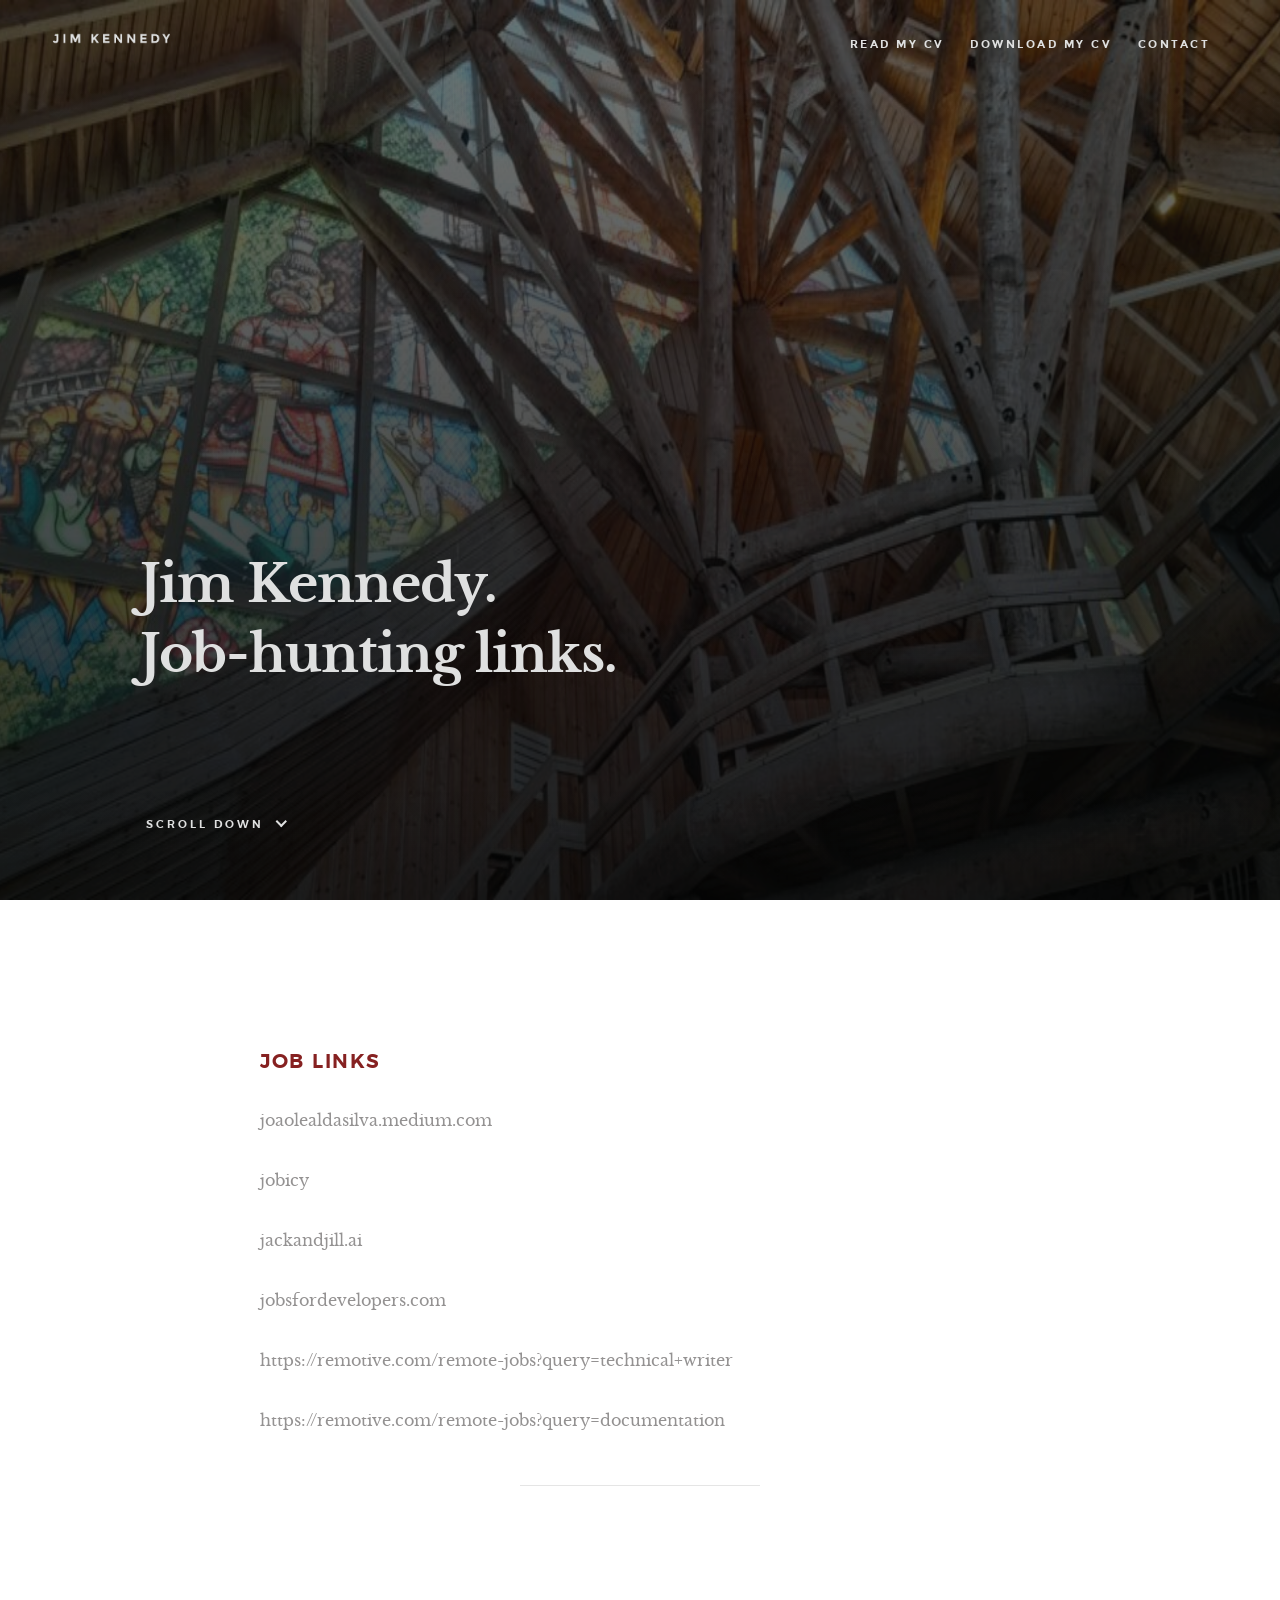
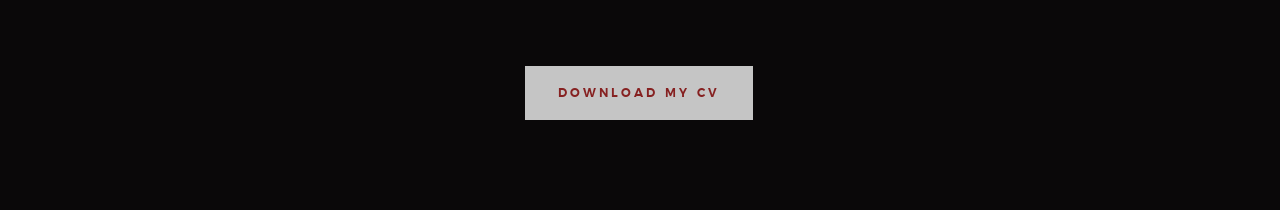
<file: links.html>
<!DOCTYPE html>
<!--[if lt IE 9 ]><html class="no-js oldie" lang="en"> <![endif]-->
<!--[if IE 9 ]><html class="no-js oldie ie9" lang="en"> <![endif]-->
<!--[if (gte IE 9)|!(IE)]><!-->
<html class="no-js" lang="en">
<!--<![endif]-->

<head>

    <!--- basic page needs
    ================================================== -->
    <meta charset="utf-8"><title>Jim Kennedy - Documentation Specialist</title>
    <meta name="author" content="Jim Kennedy">
    <meta name="title" content="Jim Kennedy - Documentation Specialist" />
    <meta name="description" content="From content to infrastructure, I build excellent client-facing documentation." />
    
    <!-- Open Graph / Facebook -->
    <meta property="og:type" content="website" />
    <meta property="og:url" content="https://jimkennedy.cv/" />
    <meta property="og:title" content="Jim Kennedy - Documentation Specialist" />
    <meta property="og:description"
        content="From content to infrastructure, I build excellent client-facing documentation." />
    <meta property="og:image" content="https://jimkennedy.cv/images/jimkennedy.jpg" />
    
    <!-- Meta Tags Generated with https://metatags.io -->

    <!-- mobile specific metas
    ================================================== -->
    <meta name="viewport" content="width=device-width, initial-scale=1">

    <!-- CSS
    ================================================== -->
    <link rel="stylesheet" href="css/base.css">
    <link rel="stylesheet" href="css/vendor.css">
    <link rel="stylesheet" href="css/main.css">

    <!-- script
    ================================================== -->
    <script src="js/modernizr.js"></script>
    <script src="js/pace.min.js"></script>

    <!-- favicons
    ================================================== -->
    <link rel="apple-touch-icon" sizes="180x180" href="/apple-touch-icon.png">
    <link rel="icon" type="image/png" sizes="32x32" href="/favicon-32x32.png">
    <link rel="icon" type="image/png" sizes="16x16" href="/favicon-16x16.png">
    <link rel="manifest" href="/site.webmanifest">

</head>

<body id="top">

    <!-- header
    ================================================== -->
    <header class="s-header">

        <div class="header-logo">
            <a class="site-logo" href="index.html"><img src="images/logo.png"></a>
        </div>

        <nav class="header-nav-wrap">
            <ul class="header-nav">
                <li><a href="cv.html">Read My CV</a></li>
                <li><a href="pdf/Jim-Kennedy-Documentation-Specialist-CV.pdf" download>Download my CV</a></li>
                <li><a class="smoothscroll"  href="#contact" title="contact">Contact</a></li>
            </ul>
        </nav>

        <a class="header-menu-toggle" href="#0"><span>Menu</span></a>

    </header> <!-- end s-header -->

<section id="home" class="s-home page-hero target-section" data-parallax="scroll"
    data-image-src="images/contact-bg2.jpg" data-natural-width=3000 data-natural-height=2000 data-position-y=center>

    <div class="overlay"></div>
    <div class="shadow-overlay"></div>

    <div class="home-content">

        <div class="row home-content__main">

            <h1>
                Jim Kennedy.</br>
                Job-hunting links.</br>
            </h1>

            <div class="home-content__scroll">
                <a href="#about" class="scroll-link smoothscroll">
                    <span>Scroll Down</span>
                </a>
            </div>

        </div>

    </div> <!-- end home-content -->

</section> <!-- end s-home -->
    <!-- about
    ================================================== -->
    <section id="about" class="s-about target-section">
        
        <div class="row narrow section-intro has-bottom-sep">
            <div class="col-full text-left">

                <h3>Job Links</h3>

                <br>

                <p><a href="https://joaolealdasilva.medium.com/the-cv-you-cannot-defend-in-the-interview-94e6292592ae">joaolealdasilva.medium.com</a></p>

                <p><a href="https://jobicy.com">jobicy</a></p>

                <p><a href="https://app.jackandjill.ai/jack/dashboard/inbox">jackandjill.ai</a></p>

                <p><a href="https://jobsfordevelopers.com">jobsfordevelopers.com</a></p>

                <p><a href="https://remotive.com/remote-jobs?query=technical+writer">https://remotive.com/remote-jobs?query=technical+writer</a></p>

                <p><a href="https://remotive.com/remote-jobs?query=documentation">https://remotive.com/remote-jobs?query=documentation</a></p>

            </div>
        </div>
    </section>

    <!-- footer
        ================================================== -->
    <footer>
        <div class="row narrow section-intro1">
            <div class="col-full">
                <p class="lead">
    
                    <button class="btn"><i class="fa fa-download"></i><a
                            href="pdf/Jim-Kennedy-Documentation-Specialist-CV.pdf" download>Download my CV</a></button>
                </p>
            </div>
        </div>
    </footer>

    <div id="preloader">
        <div id="loader"></div>
    </div>

    <!-- Java Script
    ================================================== -->
    <script src="js/jquery-3.2.1.min.js"></script>
    <script src="js/plugins.js"></script>
    <script src="js/main.js"></script>

</body>

</html>
</file>
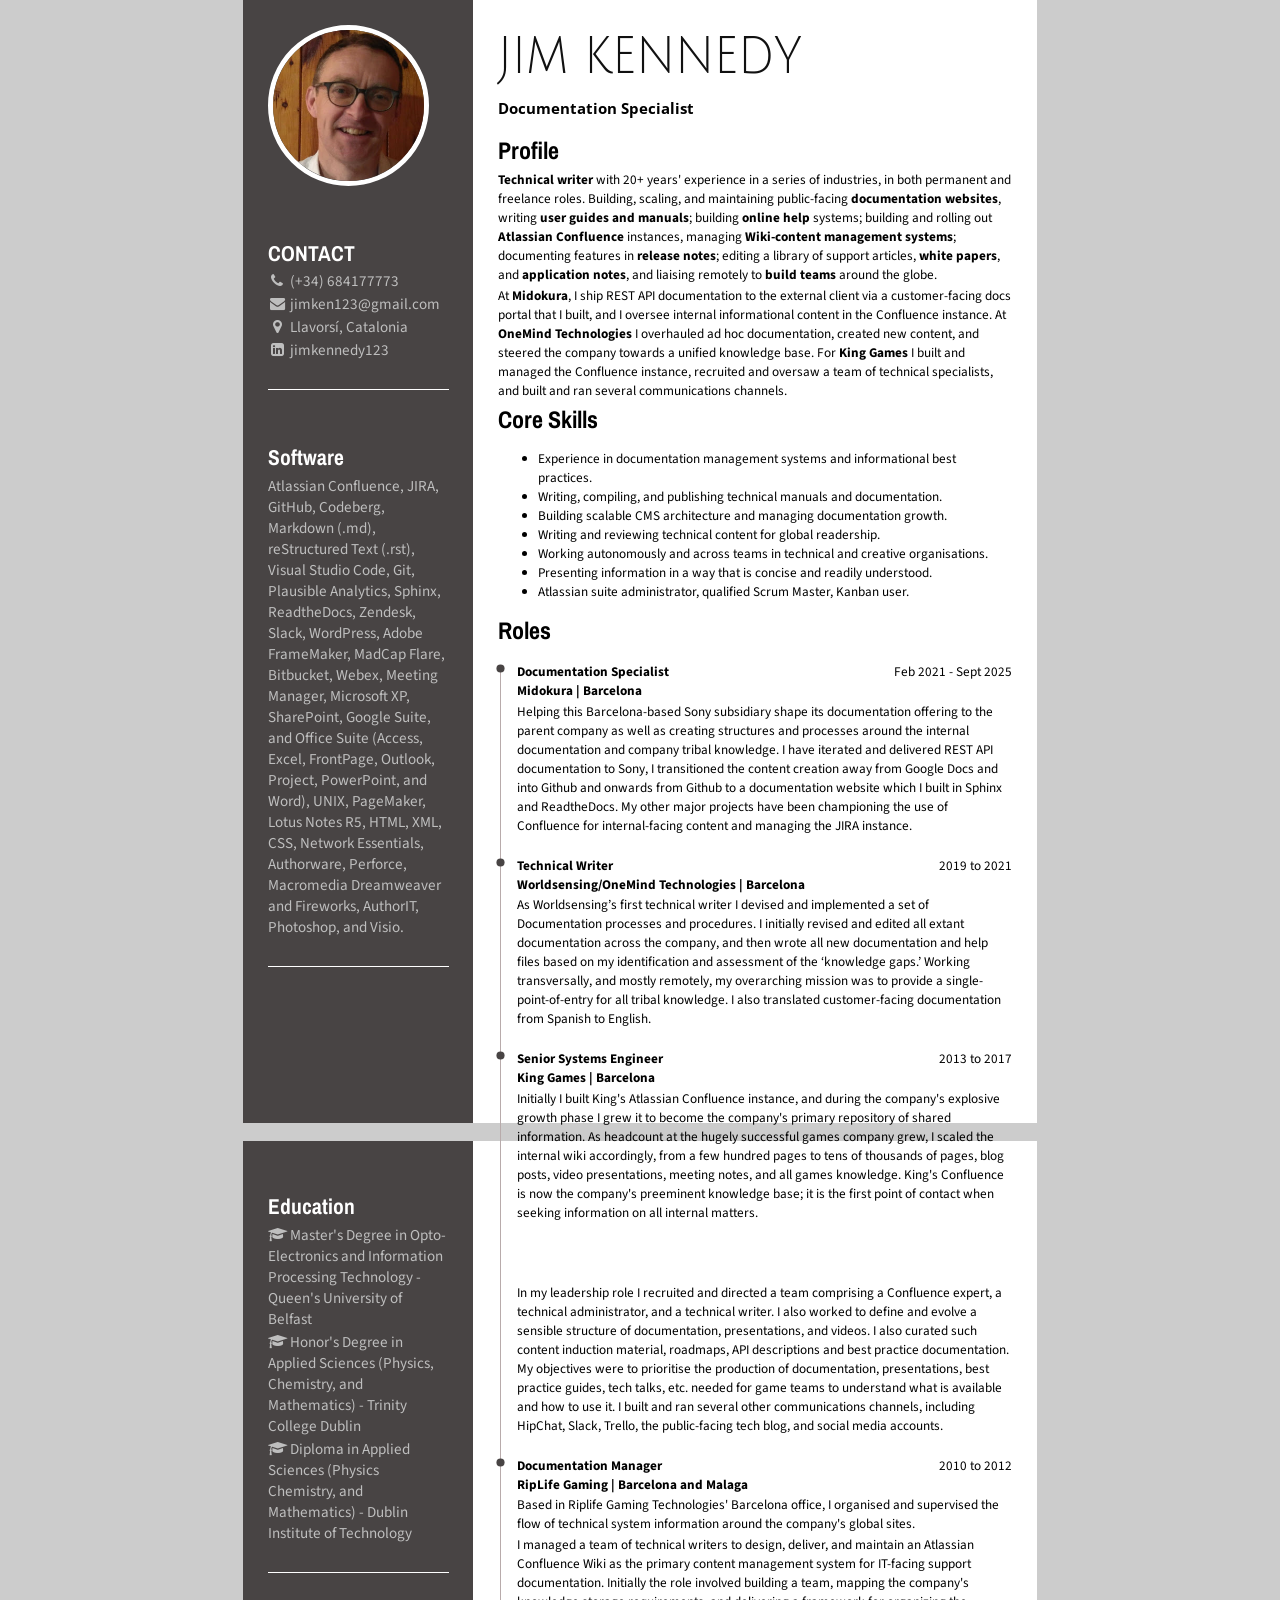
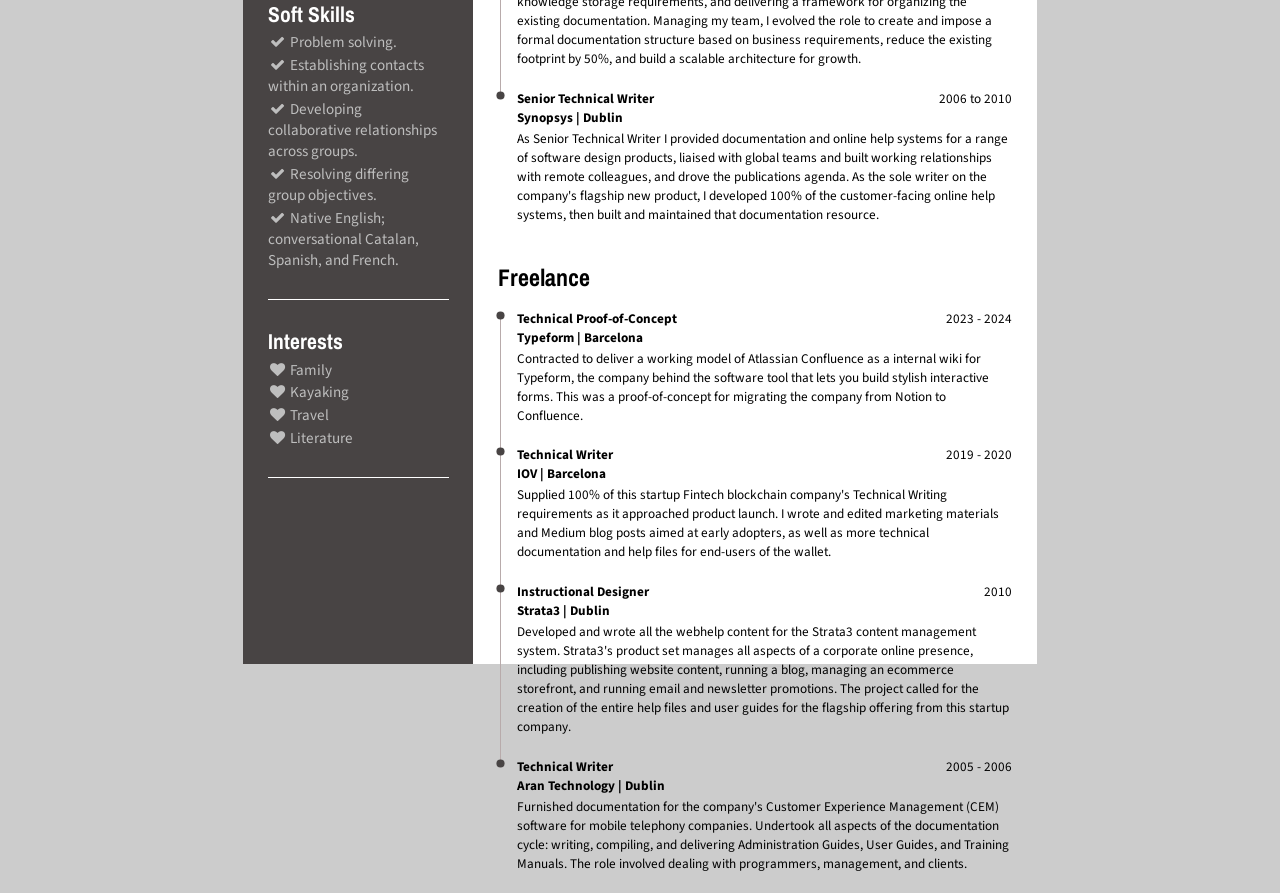
<file: human-cv/cv-human.html>
<!DOCTYPE html>
<html>

<head>
  <title>Jim Kennedy Documentation Specialist CV</title>
  <link rel="icon" type="image/x-icon" href="/images/favicon.ico">
  <link href="https://maxcdn.bootstrapcdn.com/font-awesome/4.2.0/css/font-awesome.min.css" rel="stylesheet">
  <link rel="preconnect" href="https://fonts.googleapis.com">
  <link rel="preconnect" href="https://fonts.gstatic.com" crossorigin>
  <link
    href="https://fonts.googleapis.com/css2?family=Archivo+Narrow&family=Julius+Sans+One&family=Open+Sans&family=Source+Sans+Pro&display=swap"
    rel="stylesheet">
  <link rel="stylesheet" href="human-index.css">

  <!-- Primary Meta Tags  -->
  <title>Jim Kennedy Documentation Specialist CV</title>
  <meta name="title" content="Jim Kennedy Documentation Specialist CV" />
  <meta name="description" content="Jim Kennedy Documentation Specialist CV" />
  
  <!-- Open Graph / Facebook -->
  <meta property="og:type" content="website" />
  <meta property="og:url" content="https://jimkennedy.cv/" />
  <meta property="og:title" content="Jim Kennedy Documentation Specialist CV" />
  <meta property="og:description" content="Jim Kennedy Documentation Specialist CV" />
  <meta property="og:image" content="https://jimkennedy.cv/jimkennedy.jpg" />
  
  <!-- Meta Tags Generated with https://metatags.io -->

</head>

<body>
  <page size="A4">
    <div class="container">
      <div class="leftPanel">
        <img src="jimkennedy.jpg" />
        <div class="details">
          <div class="item bottomLineSeparator">
            <h2>
              CONTACT
            </h2>
            <div class="smallText">
              <p>
                <i class="fa fa-phone contactIcon" aria-hidden="true"></i>
                (+34) 684177773
              </p>
              <p>
                <i class="fa fa-envelope contactIcon" aria-hidden="true"></i>
                <a href="mailto:jimken123@gmail.com">
                  jimken123@gmail.com
                </a>
              </p>
              <p>
                <i class="fa fa-map-marker contactIcon" aria-hidden="true"></i>
                Llavorsí, Catalonia
              </p>
              <p>
                <i class="fa fa-linkedin-square contactIcon" aria-hidden="true"></i>
                <a href="https://www.linkedin.com/in/jimkennedy123/">
                  jimkennedy123
                </a>
              </p>
            </div>
          </div>
          <div class="item">
            <div class="item bottomLineSeparator">

              <h2>
                Software
              </h2>
              <div class="smallText">
                <p>
                  Atlassian Confluence, JIRA, GitHub, Codeberg, Markdown (.md), reStructured Text (.rst), Visual Studio Code, Git, Plausible Analytics, Sphinx, ReadtheDocs, Zendesk, Slack, WordPress, Adobe FrameMaker, MadCap Flare, Bitbucket, Webex, Meeting Manager, Microsoft XP, SharePoint, Google Suite, and Office Suite (Access, Excel, FrontPage, Outlook, Project, PowerPoint, and Word), UNIX, PageMaker, Lotus Notes R5, HTML, XML, CSS, Network Essentials, Authorware, Perforce, Macromedia Dreamweaver and Fireworks, AuthorIT, Photoshop, and Visio.
                </p>
              </div>
            </div>
          </div>

        </div>

      </div>
      <div class="rightPanel">
        <div>
          <h1>
            Jim Kennedy
          </h1>
          <div class="smallText">
            <h3>
              Documentation Specialist
            </h3>
          </div>
        </div>
        <div>
          <h2>
            Profile
          </h2>
          <div class="smallText">
            <p>
              <strong>Technical writer</strong> with 20+ years' experience in a series of industries, in both permanent
              and freelance
              roles. Building, scaling, and maintaining public-facing <strong>documentation websites</strong>, writing
              <strong>user guides and manuals</strong>; building <strong>online help</strong> systems; building and
              rolling out <strong>Atlassian Confluence</strong> instances, managing <strong>Wiki-content management
                systems</strong>; documenting features in <strong>release notes</strong>; editing a library of support
              articles, <strong>white papers</strong>, and <strong>application notes</strong>, and liaising remotely to
              <strong>build teams</strong> around the globe.
            </p>
            <p>
              At <strong>Midokura</strong>, I ship REST API documentation to the external client via a customer-facing
              docs portal that I built, and I oversee internal informational content in the Confluence instance. At
              <strong>OneMind Technologies</strong> I overhauled ad hoc documentation, created new content, and steered
              the company towards a unified knowledge base. For <strong>King Games</strong> I built and managed the
              Confluence instance, recruited and oversaw a team of technical specialists, and built and ran several
              communications channels.
            </p>
          </div>
        </div>

        <div>
          <h2>
            Core Skills
          </h2>
          <div class="smallText">
            <ul>
              <li>Experience in documentation management systems and informational best practices.</li>
              <li>Writing, compiling, and publishing technical manuals and documentation.</li>
              <li>Building scalable CMS architecture and managing documentation growth.</li>
              <li>Writing and reviewing technical content for global readership.</li>
              <li>Working autonomously and across teams in technical and creative organisations.</li>
              <li>Presenting information in a way that is concise and readily understood.</li>
              <li>Atlassian suite administrator, qualified Scrum Master, Kanban user.</li>
            </ul>
          </div>
        </div>

        <div class="workExperience">
          <h2>
            Roles
          </h2>
          <ul>
            <li>
              <div class="jobPosition">
                <span class="bolded">
                  Documentation Specialist
                </span>
                <span>
                  Feb 2021 - Sept 2025
                </span>
              </div>
              <div class="projectName bolded">
                <span>
                  Midokura | Barcelona
                </span>
              </div>
              <div class="smallText">
                <p>
                  Helping this Barcelona-based Sony subsidiary shape its documentation offering to the parent company
                  as well as creating structures and processes around the internal documentation and company tribal
                  knowledge. I have iterated and delivered REST API documentation to Sony, I transitioned the content
                  creation away from Google Docs and into Github and onwards from
                  Github to a documentation website which I built in Sphinx and ReadtheDocs. My other major
                  projects have been championing the use of Confluence for internal-facing content and managing the JIRA
                  instance.
                </p>
              </div>
            </li>


            <li>
              <div class="jobPosition">
                <span class="bolded">
                  Technical Writer
                </span>
                <span>
                  2019 to 2021
                </span>
              </div>
              <div class="projectName bolded">
                <span>
                  Worldsensing/OneMind Technologies | Barcelona
                </span>
              </div>
              <div class="smallText">
                <p>
                  As Worldsensing’s first technical writer I devised and implemented a set of Documentation processes
                  and procedures. I initially revised and edited all extant documentation across the company, and then
                  wrote all new documentation and help files based on my identification and assessment of the
                  ‘knowledge gaps.’ Working transversally, and mostly remotely, my overarching mission was to provide a
                  single-point-of-entry for all tribal knowledge. I also translated customer-facing documentation from
                  Spanish to English.
                </p>
              </div>
            </li>

            <li>
              <div class="jobPosition">
                <span class="bolded">
                  Senior Systems Engineer
                </span>
                <span>
                  2013 to 2017
                </span>
              </div>
              <div class="projectName bolded">
                <span>
                  King Games | Barcelona
                </span>
              </div>
              <div class="smallText">
                <p>
                  Initially I built King's Atlassian Confluence instance, and during the company's explosive growth
                  phase I
                  grew it to become the company's primary repository of shared information. As headcount at the hugely
                  successful games company grew, I scaled the internal wiki accordingly, from a few hundred pages to
                  tens of thousands of pages, blog posts, video presentations, meeting notes, and all games knowledge.
                  King's Confluence is now the company's preeminent knowledge base; it is the first point of contact
                  when
                  seeking information on all internal matters.
                </p>
                <br>
                <br>
                <br>
                <p>
                  In my leadership role I recruited and directed a team comprising a Confluence expert, a technical
                  administrator, and a technical writer. I also worked to define and evolve a sensible structure of
                  documentation, presentations, and videos. I also curated such content induction material, roadmaps,
                  API descriptions and best practice documentation. My objectives were to prioritise the production of documentation, presentations, best practice guides, tech
                  talks, etc. needed for game teams to understand what is available and how to use it. I built and ran
                  several other communications channels, including HipChat, Slack, Trello, the public-facing tech blog,
                  and social media accounts.

                </p>
              </div>
            </li>


            <li>
              <div class="jobPosition">
                <span class="bolded">
                  Documentation Manager
                </span>
                <span>
                  2010 to 2012
                </span>
              </div>
              <div class="projectName bolded">
                <span>
                  RipLife Gaming | Barcelona and Malaga
                </span>
              </div>
              <div class="smallText">
                <p>
                  Based in Riplife Gaming Technologies' Barcelona office, I organised and supervised the flow of technical
                  system information around the company's global sites.
                </p>


                <p>
                  I managed a team of technical writers to design, deliver, and maintain an Atlassian Confluence Wiki as
                  the primary content management system for IT-facing support documentation. Initially the role involved
                  building a team, mapping the company's knowledge storage requirements, and delivering a framework
                  for organizing the existing documentation. Managing my team, I evolved the role to create and impose a
                  formal documentation structure based on business requirements, reduce the existing footprint by 50%,
                  and build a scalable architecture for growth.
                </p>
              </div>
            </li>




            <li>
              <div class="jobPosition">
                <span class="bolded">
                  Senior Technical Writer
                </span>
                <span>
                  2006 to 2010
                </span>
              </div>
              <div class="projectName bolded">
                <span>
                  Synopsys | Dublin
                </span>
              </div>
              <div class="smallText">
                <p>
                  As Senior Technical Writer I provided documentation and online help systems for a range of software design products, liaised with global teams and built working relationships with remote colleagues, and drove the publications agenda. As the sole writer on the company's flagship new product, I developed 100% of the customer-facing online help systems, then built and maintained that documentation resource.
                </p>
              </div>
            </li>
          </ul>

          <div class="workExperience">
            <h2>
              Freelance
            </h2>

            <ul>

              <li>
                <div class="jobPosition">
                  <span class="bolded">
                    Technical Proof-of-Concept
                  </span>
                  <span>
                    2023 - 2024
                  </span>
                </div>
                <div class="projectName bolded">
                  <span>
                    Typeform | Barcelona
                  </span>
                </div>
              
                <div class="smallText">
                  <p>
                    Contracted to deliver a working model of Atlassian Confluence as a internal wiki for Typeform, the company behind the software tool that lets you build stylish interactive forms. This was a proof-of-concept for migrating the company from Notion to Confluence.
                  </p>
                </div>
              </li>

              <li>
                <div class="jobPosition">
                  <span class="bolded">
                    Technical Writer
                  </span>
                  <span>
                    2019 - 2020
                  </span>
                </div>
                <div class="projectName bolded">
                  <span>
                    IOV | Barcelona
                  </span>
                </div>

                <div class="smallText">
                  <p>
                    Supplied 100% of this startup Fintech blockchain company's Technical Writing requirements as it
                    approached product launch. I wrote and edited marketing materials and Medium blog posts aimed at
                    early adopters, as well as more technical documentation and help files for end-users of the wallet.
                  </p>
                </div>
              </li>

              <li>
                <div class="jobPosition">
                  <span class="bolded">
                    Instructional Designer
                  </span>
                  <span>
                    2010
                  </span>
                </div>
                <div class="projectName bolded">
                  <span>
                    Strata3 | Dublin
                  </span>
                </div>

                <div class="smallText">
                  <p>
                    Developed and wrote all the webhelp content for the Strata3 content management system. Strata3's product set manages all aspects of a corporate online presence, including publishing website content, running a blog, managing an ecommerce storefront, and running email and newsletter promotions. The project called for the creation of the entire help files and user guides for the flagship offering from this startup company.
                  </p>
                </div>
              </li>

              <li>
                <div class="jobPosition">
                  <span class="bolded">
                    Technical Writer
                  </span>
                  <span>
                    2005 - 2006
                  </span>
                </div>
                <div class="projectName bolded">
                  <span>
                    Aran Technology | Dublin
                  </span>
                </div>

                <div class="smallText">
                  <p>
                    Furnished documentation for the company's Customer Experience Management (CEM) software for
                    mobile telephony companies. Undertook all aspects of the documentation cycle: writing, compiling, and delivering Administration Guides, User Guides, and Training Manuals. The role involved dealing with programmers, management, and clients.
                  </p>
                </div>
              </li>              
            </ul>
          </div>

        </div>

      </div>
    </div> 
  </page>

  <page size="A4">
    <div class="container">
      <div class="leftPanel">
        <div class="item bottomLineSeparator">
          <h2>
            Education
          </h2>
          <div class="smallText">
            <p>
              <i class="fa fa-graduation-cap" aria-hidden="true"></i>
              Master's Degree in Opto-Electronics and Information Processing Technology - Queen's University of Belfast
            </p>
            <p>
              <i class="fa fa-graduation-cap" aria-hidden="true"></i>
              Honor's Degree in Applied Sciences (Physics, Chemistry, and Mathematics) - Trinity College Dublin
            </p>
            <p>
              <i class="fa fa-graduation-cap" aria-hidden="true"></i>
              Diploma in Applied Sciences (Physics Chemistry, and Mathematics) - Dublin Institute of Technology
            </p>
          </div>
        </div>

        <div class="item bottomLineSeparator">
          <h2>
            Soft Skills
          </h2>
          <div class="smallText">
            <p>
              <i class="fa fa-check contactIcon" aria-hidden="true"></i>
              Problem solving.
            </p>
            <p>
              <i class="fa fa-check contactIcon" aria-hidden="true"></i>
              Establishing contacts within an organization.
            </p>
            <p>
              <i class="fa fa-check contactIcon" aria-hidden="true"></i>
              Developing collaborative relationships across groups.
            </p>
            <p>
              <i class="fa fa-check contactIcon" aria-hidden="true"></i>
              Resolving differing group objectives.
            </p>
            <p>
              <i class="fa fa-check contactIcon" aria-hidden="true"></i>
              Native English; conversational Catalan, Spanish, and French.
            </p>
          </div>
        </div>

        <div class="item bottomLineSeparator">
          <h2>
            Interests
          </h2>
          <div class="smallText">
            <p>
              <i class="fa fa-heart contactIcon" aria-hidden="true"></i>
              Family
            </p>
            <p>
              <i class="fa fa-heart contactIcon" aria-hidden="true"></i>
              Kayaking
            </p>
            <p>
              <i class="fa fa-heart contactIcon" aria-hidden="true"></i>
              Travel
            </p>
            <p>
              <i class="fa fa-heart contactIcon" aria-hidden="true"></i>
              Literature
            </p>
          </div>
        </div>

      </div>


      <div class="rightPanel">
      </div>
    </div>
  </page>
</body>
</html>
</file>
<file: css/base.css>
/* =================================================================== 
 *
 *  Hola v1.0 Base Stylesheet
 *  10-02-2017
 *  ------------------------------------------------------------------
 *
 *  TOC:
 *  # Normalize
 *  # Basic/base setup styles
 *      ## Media
 *      ## Typography resets
 *      ## links
 *      ## inputs
 *  # grid
 *      ## medium size devices
 *      ## tablets
 *      ## mobile devices
 *      ## small mobile devices
 *  # block grids
 *      ## medium size devices
 *      ## tablets
 *      ## mobile devices
 *      ## small mobile devices
 *  # MISC
 *
 * =================================================================== */


/* ===================================================================
 * # normalize
 * normalize.css v5.0.0 | MIT License | 
 * github.com/necolas/normalize.css
 *
 * ------------------------------------------------------------------- */

html {
    font-family: sans-serif;
    line-height: 1.15;
    -ms-text-size-adjust: 100%;
    -webkit-text-size-adjust: 100%;
}

body {
    margin: 0;
}

article, aside, footer, header, nav, section {
    display: block;
}

h1 {
    font-size: 2em;
    margin: 0.67em 0;
}

figcaption, figure, main {
    display: block;
}

figure {
    margin: 1em 40px;
}

hr {
    box-sizing: content-box;
    height: 0;
    overflow: visible;
}

pre {
    font-family: monospace, monospace;
    font-size: 1em;
}

a {
    background-color: transparent;
    -webkit-text-decoration-skip: objects;
}

a:active, a:hover {
    outline-width: 0;
}

abbr[title] {
    border-bottom: none;
    text-decoration: underline;
    text-decoration: underline dotted;
}

b, strong {
    font-weight: inherit;
}

b, strong {
    font-weight: bolder;
}

code, kbd, samp {
    font-family: monospace, monospace;
    font-size: 1em;
}

dfn {
    font-style: italic;
}

mark {
    background-color: #ff0;
    color: #000;
}

small {
    font-size: 80%;
}

sub, sup {
    font-size: 75%;
    line-height: 0;
    position: relative;
    vertical-align: baseline;
}

sub {
    bottom: -0.25em;
}

sup {
    top: -0.5em;
}

audio, video {
    display: inline-block;
}

audio:not([controls]) {
    display: none;
    height: 0;
}

img {
    border-style: none;
}

svg:not(:root) {
    overflow: hidden;
}

button, input, optgroup, select, textarea {
    font-family: sans-serif;
    font-size: 100%;
    line-height: 1.15;
    margin: 0;
}

button, input {
    overflow: visible;
}

button, select {
    text-transform: none;
}

button, html [type="button"], [type="reset"], [type="submit"] {
    -webkit-appearance: button;
}

button::-moz-focus-inner, [type="button"]::-moz-focus-inner, [type="reset"]::-moz-focus-inner, [type="submit"]::-moz-focus-inner {
    border-style: none;
    padding: 0;
}

button:-moz-focusring, [type="button"]:-moz-focusring, [type="reset"]:-moz-focusring, [type="submit"]:-moz-focusring {
    outline: 1px dotted ButtonText;
}

fieldset {
    border: 1px solid #c0c0c0;
    margin: 0 2px;
    padding: 0.35em 0.625em 0.75em;
}

legend {
    box-sizing: border-box;
    color: inherit;
    display: table;
    max-width: 100%;
    padding: 0;
    white-space: normal;
}

progress {
    display: inline-block;
    vertical-align: baseline;
}

textarea {
    overflow: auto;
}

[type="checkbox"], [type="radio"] {
    box-sizing: border-box;
    padding: 0;
}

[type="number"]::-webkit-inner-spin-button, [type="number"]::-webkit-outer-spin-button {
    height: auto;
}

[type="search"] {
    -webkit-appearance: textfield;
    outline-offset: -2px;
}

[type="search"]::-webkit-search-cancel-button, [type="search"]::-webkit-search-decoration {
    -webkit-appearance: none;
}

::-webkit-file-upload-button {
    -webkit-appearance: button;
    font: inherit;
}

details, menu {
    display: block;
}

summary {
    display: list-item;
}

canvas {
    display: inline-block;
}

template {
    display: none;
}

[hidden] {
    display: none;
}


/* ===================================================================
 * # basic/base setup styles - (_basic.scss)
 *
 * ------------------------------------------------------------------- */

html {
    font-size: 62.5%;
    box-sizing: border-box;
}

*, *::before, *::after {
    box-sizing: inherit;
}

body {
    font-weight: normal;
    line-height: 1;
    word-wrap: break-word;
    text-rendering: optimizeLegibility;
    -webkit-overflow-scrolling: touch;
    -webkit-text-size-adjust: none;
}

body, input, button {
    -moz-osx-font-smoothing: grayscale;
    -webkit-font-smoothing: antialiased;
}


/* ------------------------------------------------------------------- 
 * ## Media - (_basic.scss)
 * ------------------------------------------------------------------- */

img, video {
    max-width: 100%;
    height: auto;
}


/* ------------------------------------------------------------------- 
 * ## Typography resets - (_basic.scss)
 * ------------------------------------------------------------------- */

div, dl, dt, dd, ul, ol, li, h1, h2, h3, h4, h5, h6, pre, form, p, blockquote, th, td {
    margin: 0;
    padding: 0;
}

h1, h2, h3, h4, h5, h6 {
    -webkit-font-smoothing: auto;
    -webkit-font-smoothing: antialiased;
    -webkit-font-variant-ligatures: common-ligatures;
    -moz-font-variant-ligatures: common-ligatures;
    font-variant-ligatures: common-ligatures;
    text-rendering: optimizeLegibility;
}

em, i {
    font-style: italic;
    line-height: inherit;
}

strong, b {
    font-weight: bold;
    line-height: inherit;
}

small {
    font-size: 60%;
    line-height: inherit;
}

ol, ul {
    list-style: none;
}

li {
    display: block;
}


/* ------------------------------------------------------------------- 
 * ## links - (_basic.scss)
 * ------------------------------------------------------------------- */

a {
    text-decoration: none;
    line-height: inherit;
}

a img {
    border: none;
}


/* ------------------------------------------------------------------- 
 * ## inputs - (_basic.scss)
 * ------------------------------------------------------------------- */

fieldset {
    margin: 0;
    padding: 0;
}

input[type="email"], 
input[type="number"], 
input[type="search"], 
input[type="text"], 
input[type="tel"], 
input[type="url"], 
input[type="password"], textarea {
    -webkit-appearance: none;
    -moz-appearance: none;
    -ms-appearance: none;
    -o-appearance: none;
    appearance: none;
}


/* ===================================================================
 * # grid - (_grid.scss)
 *
 * ------------------------------------------------------------------- */

.row {
    width: 94%;
    max-width: 1200px;
    margin: 0 auto;
}

.row:after {
    content: "";
    display: table;
    clear: both;
}

.row .row {
    width: auto;
    max-width: none;
    margin-left: -20px;
    margin-right: -20px;
}


/* column blocks
 * -------------------------------------- */

[class*="col-"] {
    float: left;
}

[class*="col-"] + [class*="col-"].end {
    float: right;
}

[class*="col-"] {
    padding: 0 20px;
}


/* column width classes 
 * -------------------------------------- */

.col-one {
    width: 8.33333%;
}

.col-two, .col-1-6 {
    width: 16.66667%;
}

.col-three, .col-1-4 {
    width: 25%;
}

.col-four, .col-1-3 {
    width: 33.33333%;
}

.col-five {
    width: 41.66667%;
}

.col-six, .col-1-2 {
    width: 50%;
}

.col-seven {
    width: 58.33333%;
}

.col-eight, .col-2-3 {
    width: 66.66667%;
}

.col-nine, .col-3-4 {
    width: 75%;
}

.col-ten, .col-5-6 {
    width: 83.33333%;
}

.col-eleven {
    width: 91.66667%;
}

.col-twelve, .col-full {
    width: 100%;
}


/* ------------------------------------------------------------------- 
 * ## medium size devices - (_grid.scss)
 * ------------------------------------------------------------------- */

@media only screen and (max-width: 1200px) {
    .row .row {
        margin-left: -15px;
        margin-right: -15px;
    }
    [class*="col-"] {
        padding: 0 15px;
    }
    .md-two, .md-1-6 {
        width: 16.66667%;
    }
    .md-one {
        width: 8.33333%;
    }
    .md-three, .md-1-4 {
        width: 25%;
    }
    .md-four, .md-1-3 {
        width: 33.33333%;
    }
    .md-five {
        width: 41.66667%;
    }
    .md-six, .md-1-2 {
        width: 50%;
    }
    .md-seven {
        width: 58.33333%;
    }
    .md-eight, .md-2-3 {
        width: 66.66667%;
    }
    .md-nine, .md-3-4 {
        width: 75%;
    }
    .md-ten, .md-5-6 {
        width: 83.33333%;
    }
    .md-eleven {
        width: 91.66667%;
    }
    .md-twelve, .md-full {
        width: 100%;
    }
}


/* ------------------------------------------------------------------- 
 * ## tablets - (_grid.scss)
 * ------------------------------------------------------------------- */

@media only screen and (max-width: 800px) {
    .row {
        width: 90%;
    }
    .tab-1-4 {
        width: 25%;
    }
    .tab-1-3 {
        width: 33.33333%;
    }
    .tab-1-2 {
        width: 50%;
    }
    .tab-2-3 {
        width: 66.66667%;
    }
    .tab-3-4 {
        width: 75%;
    }
    .tab-full {
        width: 100%;
    }
}


/* ------------------------------------------------------------------- 
 * ## mobile devices - (_grid.scss)
 * ------------------------------------------------------------------- */

@media only screen and (max-width: 600px) {
    .row {
        width: auto;
        padding-left: 25px;
        padding-right: 25px;
    }
    .row .row {
        margin-left: -10px;
        margin-right: -10px;
    }
    [class*="col-"] {
        padding: 0 10px;
    }
    .mob-1-4 {
        width: 25%;
    }
    .mob-1-3 {
        width: 33.33333%;
    }
    .mob-1-2 {
        width: 50%;
    }
    .mob-2-3 {
        width: 66.66667%;
    }
    .mob-3-4 {
        width: 75%;
    }
    .mob-full {
        width: 100%;
    }
}


/* ------------------------------------------------------------------- 
 * ## small mobile devices - (_grid.scss) 
 * ------------------------------------------------------------------- */


/* stack columns on small mobile devices
 * ------------------------------------------------------------------- */

@media only screen and (max-width: 400px) {
    .row .row {
        padding-left: 0;
        padding-right: 0;
        margin-left: 0;
        margin-right: 0;
    }
    [class*="col-"] {
        width: 100% !important;
        float: none !important;
        clear: both !important;
        margin-left: 0;
        margin-right: 0;
        padding: 0;
    }
    [class*="col-"] + [class*="col-"].end {
        float: none;
    }
}


/* ===================================================================
 * # block grids - (_grid.scss)
 * ------------------------------------------------------------------- */


/*   Equally-sized columns define at row level
 * ------------------------------------------------------------------- */

[class*="block-"]:after {
    content: "";
    display: table;
    clear: both;
}

.block-1-6 .col-block {
    width: 16.66667%;
}

.block-1-5 .col-block {
    width: 20%;
}

.block-1-4 .col-block {
    width: 25%;
}

.block-1-3 .col-block {
    width: 33.33333%;
}

.block-1-2 .col-block {
    width: 50%;
}


/**
 * Clearing for block grid columns. Allow columns with 
 * different heights to align properly.
 */

.block-1-6 .col-block:nth-child(6n+1), 
.block-1-5 .col-block:nth-child(5n+1), 
.block-1-4 .col-block:nth-child(4n+1), 
.block-1-3 .col-block:nth-child(3n+1), 
.block-1-2 .col-block:nth-child(2n+1) {
    clear: both;
}


/* ------------------------------------------------------------------- 
 * ## medium size devices - (_grid.scss)
 * ------------------------------------------------------------------- */

@media only screen and (max-width: 1200px) {
    .block-m-1-6 .col-block {
        width: 16.66667%;
    }
    .block-m-1-5 .col-block {
        width: 20%;
    }
    .block-m-1-4 .col-block {
        width: 25%;
    }
    .block-m-1-3 .col-block {
        width: 33.33333%;
    }
    .block-m-1-2 .col-block {
        width: 50%;
    }
    .block-m-full .col-block {
        width: 100%;
        clear: both;
    }
    [class*="block-m-"] .bgrid:nth-child(n) {
        clear: none;
    }
    .block-m-1-6 .col-block:nth-child(6n+1), 
    .block-m-1-5 .col-block:nth-child(5n+1), 
    .block-m-1-4 .col-block:nth-child(4n+1), 
    .block-m-1-3 .col-block:nth-child(3n+1), 
    .block-m-1-2 .col-block:nth-child(2n+1) {
        clear: both;
    }
}


/* ------------------------------------------------------------------- 
 * ## tablets - (_grid.scss)
 * ------------------------------------------------------------------- */

@media only screen and (max-width: 800px) {
    .block-tab-1-6 .col-block {
        width: 16.66667%;
    }
    .block-tab-1-5 .col-block {
        width: 20%;
    }
    .block-tab-1-4 .col-block {
        width: 25%;
    }
    .block-tab-1-3 .col-block {
        width: 33.33333%;
    }
    .block-tab-1-2 .col-block {
        width: 50%;
    }
    .block-tab-full .col-block {
        width: 100%;
        clear: both;
    }
    [class*="block-tab-"] .bgrid:nth-child(n) {
        clear: none;
    }
    .block-tab-1-6 .col-block:nth-child(6n+1), 
    .block-tab-1-6 .col-block:nth-child(5n+1), 
    .block-tab-1-4 .col-block:nth-child(4n+1), 
    .block-tab-1-3 .col-block:nth-child(3n+1), 
    .block-tab-1-2 .col-block:nth-child(2n+1) {
        clear: both;
    }
}


/* ------------------------------------------------------------------- 
 * ## mobile devices - (_grid.scss)
 * ------------------------------------------------------------------- */

@media only screen and (max-width: 600px) {
    .block-mob-1-6 .col-block {
        width: 16.66667%;
    }
    .block-mob-1-5 .col-block {
        width: 20%;
    }
    .block-mob-1-4 .col-block {
        width: 25%;
    }
    .block-mob-1-3 .col-block {
        width: 33.33333%;
    }
    .block-mob-1-2 .col-block {
        width: 50%;
    }
    .block-mob-full .col-block {
        width: 100%;
        clear: both;
    }
    [class*="block-mob-"] .bgrid:nth-child(n) {
        clear: none;
    }
    .block-mob-1-6 .col-block:nth-child(6n+1), 
    .block-mob-1-5 .col-block:nth-child(5n+1), 
    .block-mob-1-4 .col-block:nth-child(4n+1), 
    .block-mob-1-3 .col-block:nth-child(3n+1), 
    .block-mob-1-2 .col-block:nth-child(2n+1) {
        clear: both;
    }
}


/* ------------------------------------------------------------------- 
 * ## small mobile devices - (_grid.scss) 
 * ------------------------------------------------------------------- */


/* stack columns on small mobile devices
 * ------------------------------------------------------------------- */

@media only screen and (max-width: 400px) {
    .stack .col-block {
        width: 100% !important;
        float: none !important;
        clear: both !important;
        margin-left: 0;
        margin-right: 0;
    }
}


/* ===================================================================
 * # MISC  - (_grid.scss)
 *
 * ------------------------------------------------------------------- */

.group:after {
    content: "";
    display: table;
    clear: both;
}


/* Misc Helper Styles
 * -------------------------------------- */

.is-hidden {
    display: none;
}

.is-invisible {
    visibility: hidden;
}

.antialiased {
    -webkit-font-smoothing: antialiased;
    -moz-osx-font-smoothing: grayscale;
}

.overflow-hidden {
    overflow: hidden;
}

.remove-bottom {
    margin-bottom: 0;
}

.half-bottom {
    margin-bottom: 1.5rem !important;
}

.add-bottom {
    margin-bottom: 3rem !important;
}

.no-border {
    border: none;
}

.full-width {
    width: 100%;
}

.text-center {
    text-align: center;
}

.text-left {
    text-align: left;
}

.text-right {
    text-align: right;
}

.pull-left {
    float: left;
}

.pull-right {
    float: right;
}

.align-center {
    margin-left: auto;
    margin-right: auto;
    text-align: center;
}
</file>
<file: css/vendor.css>
/* =================================================================== 
 *
 *  Hola v1.0 Vendor/Third Party CSS 
 *  10-02-2017
 *  ------------------------------------------------------------------
 *
 *  TOC:
 *  # Slick slider
 *  # PhotoSwipe Skin
 *  # Prettyprint GitHub Theme
 *
 * =================================================================== */


/* ===================================================================
 * # slick slider
 *
 * ------------------------------------------------------------------- */

.slick-slider {
    position: relative;
    display: block;
    box-sizing: border-box;
    -webkit-touch-callout: none;
    -webkit-user-select: none;
    -khtml-user-select: none;
    -moz-user-select: none;
    -ms-user-select: none;
    user-select: none;
    -ms-touch-action: pan-y;
    touch-action: pan-y;
    -webkit-tap-highlight-color: transparent;
}

.slick-list {
    position: relative;
    overflow: hidden;
    display: block;
    margin: 0;
    padding: 0;
}

.slick-list:focus {
    outline: none;
}

.slick-list.dragging {
    cursor: pointer;
    cursor: hand;
}

.slick-slider .slick-track, .slick-slider .slick-list {
    -webkit-transform: translate3d(0, 0, 0);
    -moz-transform: translate3d(0, 0, 0);
    -ms-transform: translate3d(0, 0, 0);
    -o-transform: translate3d(0, 0, 0);
    transform: translate3d(0, 0, 0);
}

.slick-track {
    position: relative;
    left: 0;
    top: 0;
    display: block;
}

.slick-track:before, .slick-track:after {
    content: "";
    display: table;
}

.slick-track:after {
    clear: both;
}

.slick-loading .slick-track {
    visibility: hidden;
}

.slick-slide {
    float: left;
    height: 100%;
    min-height: 1px;
    display: none;
}

[dir="rtl"] .slick-slide {
    float: right;
}

.slick-slide img {
    display: block;
}

.slick-slide.slick-loading img {
    display: none;
}

.slick-slide.dragging img {
    pointer-events: none;
}

.slick-initialized .slick-slide {
    display: block;
}

.slick-loading .slick-slide {
    visibility: hidden;
}

.slick-vertical .slick-slide {
    display: block;
    height: auto;
    border: 1px solid transparent;
}

.slick-arrow.slick-hidden {
    display: none;
}


/*! PhotoSwipe main CSS by Dmitry Semenov | photoswipe.com | MIT license */


/*
	Styles for basic PhotoSwipe functionality (sliding area, open/close transitions)
*/


/* pswp = photoswipe */

.pswp {
    display: none;
    position: absolute;
    width: 100%;
    height: 100%;
    left: 0;
    top: 0;
    overflow: hidden;
    -ms-touch-action: none;
    touch-action: none;
    z-index: 1500;
    -webkit-text-size-adjust: 100%;
    /* create separate layer, to avoid paint on window.onscroll in webkit/blink */
    -webkit-backface-visibility: hidden;
    outline: none;
}

.pswp * {
    -webkit-box-sizing: border-box;
    box-sizing: border-box;
}

.pswp img {
    max-width: none;
}


/* style is added when JS option showHideOpacity is set to true */

.pswp--animate_opacity {
    /* 0.001, because opacity:0 doesn't trigger Paint action, which causes lag at start of transition */
    opacity: 0.001;
    will-change: opacity;
    /* for open/close transition */
    -webkit-transition: opacity 333ms cubic-bezier(0.4, 0, 0.22, 1);
    transition: opacity 333ms cubic-bezier(0.4, 0, 0.22, 1);
}

.pswp--open {
    display: block;
}

.pswp--zoom-allowed .pswp__img {
    /* autoprefixer: off */
    cursor: -webkit-zoom-in;
    cursor: -moz-zoom-in;
    cursor: zoom-in;
}

.pswp--zoomed-in .pswp__img {
    /* autoprefixer: off */
    cursor: -webkit-grab;
    cursor: -moz-grab;
    cursor: grab;
}

.pswp--dragging .pswp__img {
    /* autoprefixer: off */
    cursor: -webkit-grabbing;
    cursor: -moz-grabbing;
    cursor: grabbing;
}


/*
	Background is added as a separate element.
	As animating opacity is much faster than animating rgba() background-color.
*/

.pswp__bg {
    position: absolute;
    left: 0;
    top: 0;
    width: 100%;
    height: 100%;
    background: #000;
    opacity: 0;
    -webkit-transform: translateZ(0);
    transform: translateZ(0);
    -webkit-backface-visibility: hidden;
    will-change: opacity;
}

.pswp__scroll-wrap {
    position: absolute;
    left: 0;
    top: 0;
    width: 100%;
    height: 100%;
    overflow: hidden;
}

.pswp__container, .pswp__zoom-wrap {
    -ms-touch-action: none;
    touch-action: none;
    position: absolute;
    left: 0;
    right: 0;
    top: 0;
    bottom: 0;
}


/* Prevent selection and tap highlights */

.pswp__container, .pswp__img {
    -webkit-user-select: none;
    -moz-user-select: none;
    -ms-user-select: none;
    user-select: none;
    -webkit-tap-highlight-color: transparent;
    -webkit-touch-callout: none;
}

.pswp__zoom-wrap {
    position: absolute;
    width: 100%;
    -webkit-transform-origin: left top;
    -ms-transform-origin: left top;
    transform-origin: left top;
    /* for open/close transition */
    -webkit-transition: -webkit-transform 333ms cubic-bezier(0.4, 0, 0.22, 1);
    transition: transform 333ms cubic-bezier(0.4, 0, 0.22, 1);
}

.pswp__bg {
    will-change: opacity;
    /* for open/close transition */
    -webkit-transition: opacity 333ms cubic-bezier(0.4, 0, 0.22, 1);
    transition: opacity 333ms cubic-bezier(0.4, 0, 0.22, 1);
}

.pswp--animated-in .pswp__bg, .pswp--animated-in .pswp__zoom-wrap {
    -webkit-transition: none;
    transition: none;
}

.pswp__container, .pswp__zoom-wrap {
    -webkit-backface-visibility: hidden;
}

.pswp__item {
    position: absolute;
    left: 0;
    right: 0;
    top: 0;
    bottom: 0;
    overflow: hidden;
}

.pswp__img {
    position: absolute;
    width: auto;
    height: auto;
    top: 0;
    left: 0;
}


/*
	stretched thumbnail or div placeholder element (see below)
	style is added to avoid flickering in webkit/blink when layers overlap
*/

.pswp__img--placeholder {
    -webkit-backface-visibility: hidden;
}


/*
	div element that matches size of large image
	large image loads on top of it
*/

.pswp__img--placeholder--blank {
    background: #222;
}

.pswp--ie .pswp__img {
    width: 100% !important;
    height: auto !important;
    left: 0;
    top: 0;
}


/*
	Error message appears when image is not loaded
	(JS option errorMsg controls markup)
*/

.pswp__error-msg {
    position: absolute;
    left: 0;
    top: 50%;
    width: 100%;
    text-align: center;
    font-size: 14px;
    line-height: 16px;
    margin-top: -8px;
    color: #CCC;
}

.pswp__error-msg a {
    color: #CCC;
    text-decoration: underline;
}


/* ===================================================================
 * # PhotoSwipe Skin
 *
 * ------------------------------------------------------------------- */


/*
    Contents:

    1. Buttons
    2. Share modal and links
    3. Index indicator ("1 of X" counter)
    4. Caption
    5. Loading indicator
    6. Additional styles (root element, top bar, idle state, hidden state, etc.)
*/


/* -------------------------------------------------------------------
 * ## 1. buttons
 * ------------------------------------------------------------------- */


/* <button> css reset */

.pswp__button {
    width: 44px;
    height: 44px;
    line-height: 1;
    position: relative;
    background: none;
    cursor: pointer;
    overflow: visible;
    -webkit-appearance: none;
    display: block;
    border: 0;
    padding: 0;
    margin: 0;
    float: right;
    opacity: 0.6;
    -webkit-transition: opacity 0.2s;
    transition: opacity 0.2s;
    -webkit-box-shadow: none;
    box-shadow: none;
}

.pswp__button:focus, .pswp__button:hover {
    opacity: 1;
    background-color: transparent;
}

.pswp__button:active {
    outline: none;
    opacity: 0.9;
}

.pswp__button::-moz-focus-inner {
    padding: 0;
    border: 0;
}


/* 
pswp__ui--over-close class it added when mouse is 
over element that should close gallery 
*/

.pswp__ui--over-close .pswp__button--close {
    opacity: 1;
}

.pswp__button, .pswp__button--arrow--left:before, .pswp__button--arrow--right:before {
    background: url(../images/photoswipe/default-skin.png) 0 0 no-repeat;
    background-size: 264px 88px;
    width: 44px;
    height: 44px;
}

@media (-webkit-min-device-pixel-ratio: 1.1), (-webkit-min-device-pixel-ratio: 1.09375), (min-resolution: 105dpi), (min-resolution: 1.1dppx) {
    /* Serve SVG sprite if browser supports SVG and resolution is more than 105dpi */
    .pswp--svg .pswp__button, .pswp--svg .pswp__button--arrow--left:before, .pswp--svg .pswp__button--arrow--right:before {
        background-image: url(images/photoswipe/default-skin.svg);
    }
    .pswp--svg .pswp__button--arrow--left, .pswp--svg .pswp__button--arrow--right {
        background: none;
    }
}

.pswp__button--close {
    background-position: 0 -44px;
}

.pswp__button--share {
    background-position: -44px -44px;
}

.pswp__button--fs {
    display: none;
}

.pswp--supports-fs .pswp__button--fs {
    display: block;
}

.pswp--fs .pswp__button--fs {
    background-position: -44px 0;
}

.pswp__button--zoom {
    display: none;
    background-position: -88px 0;
}

.pswp--zoom-allowed .pswp__button--zoom {
    display: block;
}

.pswp--zoomed-in .pswp__button--zoom {
    background-position: -132px 0;
}


/* no arrows on touch screens */

.pswp--touch .pswp__button--arrow--left, .pswp--touch .pswp__button--arrow--right {
    visibility: hidden;
}


/*
Arrow buttons hit area
(icon is added to :before pseudo-element)
*/

.pswp__button--arrow--left, .pswp__button--arrow--right {
    background: none;
    top: 50%;
    margin-top: -22px;
    width: 30px;
    height: 32px;
    position: absolute;
}

.pswp__button--arrow--left {
    left: 12px;
}

.pswp__button--arrow--right {
    right: 12px;
}

.pswp__button--arrow--left:before, .pswp__button--arrow--right:before {
    content: '';
    top: 0;
    background-color: rgba(0, 0, 0, 0.3);
    height: 30px;
    width: 32px;
    position: absolute;
    border-radius: 3px;
}

.pswp__button--arrow--left:before {
    left: 6px;
    background-position: -138px -44px;
}

.pswp__button--arrow--right:before {
    right: 6px;
    background-position: -94px -44px;
}


/* -------------------------------------------------------------------
 * ## 2. Share modal/popup and links
 * ------------------------------------------------------------------- */

.pswp__counter, .pswp__share-modal {
    -webkit-user-select: none;
    -moz-user-select: none;
    -ms-user-select: none;
    user-select: none;
}

.pswp__share-modal {
    display: block;
    background: rgba(0, 0, 0, 0.5);
    width: 100%;
    height: 100%;
    top: 0;
    left: 0;
    padding: 10px;
    position: absolute;
    z-index: 1600;
    opacity: 0;
    -webkit-transition: opacity 0.25s ease-out;
    transition: opacity 0.25s ease-out;
    -webkit-backface-visibility: hidden;
    will-change: opacity;
}

.pswp__share-modal--hidden {
    display: none;
}

.pswp__share-tooltip {
    z-index: 1620;
    position: absolute;
    background: #FFF;
    top: 56px;
    border-radius: 3px;
    display: block;
    width: auto;
    right: 44px;
    -webkit-box-shadow: 0 2px 5px rgba(0, 0, 0, 0.25);
    box-shadow: 0 2px 5px rgba(0, 0, 0, 0.25);
    -webkit-transform: translateY(6px);
    -ms-transform: translateY(6px);
    transform: translateY(6px);
    -webkit-transition: -webkit-transform 0.25s;
    transition: transform 0.25s;
    -webkit-backface-visibility: hidden;
    will-change: transform;
}

.pswp__share-tooltip a {
    display: block;
    padding: 9px 15px;
    color: #000;
    text-decoration: none;
    font-size: 13px;
    line-height: 18px;
}

.pswp__share-tooltip a:hover {
    text-decoration: none;
    color: #000;
}

.pswp__share-tooltip a:first-child {
    /* round corners on the first/last list item */
    border-radius: 3px 3px 0 0;
}

.pswp__share-tooltip a:last-child {
    border-radius: 0 0 3px 3px;
}

.pswp__share-modal--fade-in {
    opacity: 1;
}

.pswp__share-modal--fade-in .pswp__share-tooltip {
    -webkit-transform: translateY(0);
    -ms-transform: translateY(0);
    transform: translateY(0);
}


/* increase size of share links on touch devices */

.pswp--touch .pswp__share-tooltip a {
    padding: 16px 12px;
}

a.pswp__share--facebook:before {
    content: '';
    display: block;
    width: 0;
    height: 0;
    position: absolute;
    top: -12px;
    right: 15px;
    border: 6px solid transparent;
    border-bottom-color: #FFF;
    -webkit-pointer-events: none;
    -moz-pointer-events: none;
    pointer-events: none;
}

a.pswp__share--facebook:hover {
    background: #3E5C9A;
    color: #FFF;
}

a.pswp__share--facebook:hover:before {
    border-bottom-color: #3E5C9A;
}

a.pswp__share--twitter:hover {
    background: #55ACEE;
    color: #FFF;
}

a.pswp__share--pinterest:hover {
    background: #CCC;
    color: #CE272D;
}

a.pswp__share--download:hover {
    background: #DDD;
}


/* -------------------------------------------------------------------
 * ## 3. Index indicator ("1 of X" counter)
 * ------------------------------------------------------------------- */

.pswp__counter {
    position: absolute;
    left: 6px;
    top: 0;
    height: 44px;
    font-size: 13px;
    line-height: 44px;
    color: #FFF;
    opacity: 0.75;
    padding: 0 10px;
}


/* -------------------------------------------------------------------
 * ## 4. Caption
 * ------------------------------------------------------------------- */

.pswp__caption {
    position: absolute;
    left: 0;
    bottom: 0;
    width: 100%;
    min-height: 45px;
}

.pswp__caption h4 {
    font-size: 1.8rem;
    line-height: 1.333;
    margin: 0 0 .6rem;
    color: #FFFFFF;
}

.pswp__caption small {
    font-size: 11px;
    color: rgba(255, 255, 255, 0.5);
}

.pswp__caption__center {
    text-align: center;
    max-width: 900px;
    margin: 0 auto;
    font-size: 13px;
    padding: 10px;
    line-height: 20px;
    color: rgba(255, 255, 255, 0.5);
}

.pswp__caption--empty {
    display: none;
}


/* Fake caption element, used to calculate height of next/prev image */

.pswp__caption--fake {
    visibility: hidden;
}


/* -------------------------------------------------------------------
 * ## 5. Loading indicator (preloader)
 * You can play with it here - http://codepen.io/dimsemenov/pen/yyBWoR
 * ------------------------------------------------------------------- */

.pswp__preloader {
    width: 44px;
    height: 44px;
    position: absolute;
    top: 0;
    left: 50%;
    margin-left: -22px;
    opacity: 0;
    -webkit-transition: opacity 0.25s ease-out;
    transition: opacity 0.25s ease-out;
    will-change: opacity;
    direction: ltr;
}

.pswp__preloader__icn {
    width: 20px;
    height: 20px;
    margin: 12px;
}

.pswp__preloader--active {
    opacity: 1;
}

.pswp__preloader--active .pswp__preloader__icn {
    /* We use .gif in browsers that don't support CSS animation */
    background: url(..images/photoswipe/preloader.gif) 0 0 no-repeat;
}

.pswp--css_animation .pswp__preloader--active {
    opacity: 1;
}

.pswp--css_animation .pswp__preloader--active .pswp__preloader__icn {
    -webkit-animation: clockwise 500ms linear infinite;
    animation: clockwise 500ms linear infinite;
}

.pswp--css_animation .pswp__preloader--active .pswp__preloader__donut {
    -webkit-animation: donut-rotate 1000ms cubic-bezier(0.4, 0, 0.22, 1) infinite;
    animation: donut-rotate 1000ms cubic-bezier(0.4, 0, 0.22, 1) infinite;
}

.pswp--css_animation .pswp__preloader__icn {
    background: none;
    opacity: 0.75;
    width: 14px;
    height: 14px;
    position: absolute;
    left: 15px;
    top: 15px;
    margin: 0;
}

.pswp--css_animation .pswp__preloader__cut {
    /* 
			The idea of animating inner circle is based on Polymer ("material") loading indicator 
			 by Keanu Lee https://blog.keanulee.com/2014/10/20/the-tale-of-three-spinners.html
		*/
    position: relative;
    width: 7px;
    height: 14px;
    overflow: hidden;
}

.pswp--css_animation .pswp__preloader__donut {
    -webkit-box-sizing: border-box;
    box-sizing: border-box;
    width: 14px;
    height: 14px;
    border: 2px solid #FFF;
    border-radius: 50%;
    border-left-color: transparent;
    border-bottom-color: transparent;
    position: absolute;
    top: 0;
    left: 0;
    background: none;
    margin: 0;
}

@media screen and (max-width: 1024px) {
    .pswp__preloader {
        position: relative;
        left: auto;
        top: auto;
        margin: 0;
        float: right;
    }
}

@-webkit-keyframes clockwise {
    0% {
        -webkit-transform: rotate(0deg);
        transform: rotate(0deg);
    }
    100% {
        -webkit-transform: rotate(360deg);
        transform: rotate(360deg);
    }
}

@keyframes clockwise {
    0% {
        -webkit-transform: rotate(0deg);
        transform: rotate(0deg);
    }
    100% {
        -webkit-transform: rotate(360deg);
        transform: rotate(360deg);
    }
}

@-webkit-keyframes donut-rotate {
    0% {
        -webkit-transform: rotate(0);
        transform: rotate(0);
    }
    50% {
        -webkit-transform: rotate(-140deg);
        transform: rotate(-140deg);
    }
    100% {
        -webkit-transform: rotate(0);
        transform: rotate(0);
    }
}

@keyframes donut-rotate {
    0% {
        -webkit-transform: rotate(0);
        transform: rotate(0);
    }
    50% {
        -webkit-transform: rotate(-140deg);
        transform: rotate(-140deg);
    }
    100% {
        -webkit-transform: rotate(0);
        transform: rotate(0);
    }
}


/* -------------------------------------------------------------------
 * ## 6. additional styles
 * ------------------------------------------------------------------- */


/* root element of UI */

.pswp {
    font-family: "montserrat-regular", sans-serif;
}

.pswp__ui {
    -webkit-font-smoothing: auto;
    visibility: visible;
    opacity: 1;
    z-index: 1550;
}


/* top black bar with buttons and "1 of X" indicator */

.pswp__top-bar {
    position: absolute;
    left: 0;
    top: 0;
    height: 44px;
    width: 100%;
    padding: 0 6px;
}

.pswp__caption, .pswp__top-bar, .pswp--has_mouse .pswp__button--arrow--left, .pswp--has_mouse .pswp__button--arrow--right {
    -webkit-backface-visibility: hidden;
    will-change: opacity;
    -webkit-transition: opacity 333ms cubic-bezier(0.4, 0, 0.22, 1);
    transition: opacity 333ms cubic-bezier(0.4, 0, 0.22, 1);
}


/* pswp--has_mouse class is added only when two subsequent mousemove events occur */

.pswp--has_mouse .pswp__button--arrow--left, .pswp--has_mouse .pswp__button--arrow--right {
    visibility: visible;
}

.pswp__top-bar, .pswp__caption {
    background-color: rgba(0, 0, 0, 0.5);
}


/* pswp__ui--fit class is added when main image "fits" between top bar and bottom bar (caption) */

.pswp__ui--fit .pswp__top-bar, .pswp__ui--fit .pswp__caption {
    background-color: rgba(0, 0, 0, 0.3);
}


/* pswp__ui--idle class is added when mouse isn't moving for several seconds (JS option timeToIdle) */

.pswp__ui--idle .pswp__top-bar {
    opacity: 0;
}

.pswp__ui--idle .pswp__button--arrow--left, .pswp__ui--idle .pswp__button--arrow--right {
    opacity: 0;
}


/*
	pswp__ui--hidden class is added when controls are hidden
	e.g. when user taps to toggle visibility of controls
*/

.pswp__ui--hidden .pswp__top-bar, .pswp__ui--hidden .pswp__caption, .pswp__ui--hidden .pswp__button--arrow--left, .pswp__ui--hidden .pswp__button--arrow--right {
    /* Force paint & create composition layer for controls. */
    opacity: 0.001;
}


/* pswp__ui--one-slide class is added when there is just one item in gallery */

.pswp__ui--one-slide .pswp__button--arrow--left, .pswp__ui--one-slide .pswp__button--arrow--right, .pswp__ui--one-slide .pswp__counter {
    display: none;
}

.pswp__element--disabled {
    display: none !important;
}

.pswp--minimal--dark .pswp__top-bar {
    background: none;
}


/* ===================================================================
 * # Prettyprint GitHub Theme
 *
 * ------------------------------------------------------------------- */

.prettyprint {
    background: #F1F1F1;
    font-family: Menlo, 'Bitstream Vera Sans Mono', 'DejaVu Sans Mono', Monaco, Consolas, monospace;
    font-size: 12px;
    line-height: 1.5;
    border-radius: 3px;
    border: none;
}

.pln {
    color: #333333;
}

@media screen {
    .str {
        color: #dd1144;
    }
    .kwd {
        color: #333333;
    }
    .com {
        color: #999988;
    }
    .typ {
        color: #445588;
    }
    .lit {
        color: #445588;
    }
    .pun {
        color: #333333;
    }
    .opn {
        color: #333333;
    }
    .clo {
        color: #333333;
    }
    .tag {
        color: navy;
    }
    .atn {
        color: teal;
    }
    .atv {
        color: #dd1144;
    }
    .dec {
        color: #333333;
    }
    .var {
        color: teal;
    }
    .fun {
        color: #990000;
    }
}

@media print, projection {
    .str {
        color: #006600;
    }
    .kwd {
        color: #006;
        font-weight: bold;
    }
    .com {
        color: #600;
        font-style: italic;
    }
    .typ {
        color: #404;
        font-weight: bold;
    }
    .lit {
        color: #004444;
    }
    .pun, .opn, .clo {
        color: #444400;
    }
    .tag {
        color: #006;
        font-weight: bold;
    }
    .atn {
        color: #440044;
    }
    .atv {
        color: #006600;
    }
}


/* Specify class=linenums on a pre to get line numbering */

ol.linenums {
    margin-top: 0;
    margin-bottom: 0;
}


/* IE indents via margin-left */

li.L0, li.L1, li.L2, li.L3, li.L4, li.L5, li.L6, li.L7, li.L8, li.L9 {
    /* */
}


/* Alternate shading for lines */

li.L1, li.L3, li.L5, li.L7, li.L9 {
    /* */
}
</file>
<file: css/main.css>
/* =================================================================== 
 *
 *  Hola v1.0 Main Stylesheet
 *  10-02-2017
 *  ------------------------------------------------------------------
 *
 *  TOC:
 *  # webfonts and iconfonts
 *  # base style overrides
 *      ## links
 *  # typography & general theme styles
 *      ## lists
 *      ## responsive video container
 *      ## floated image
 *      ## tables
 *      ## spacing
 *      ## pace.js styles - minimal
 *  # forms
 *      ## style placeholder text
 *      ## Change Autocomplete styles in Chrome
 *  # buttons
 *  # additional components
 *      ## alert box
 *      ## additional typo styles
 *      ## skillbars
 *  # common and reusable theme styles 
 *      ## section intro
 *      ## blog-list
 *  # header styles
 *      ## header logo
 *      ## mobile menu toggle
 *      ## navigation
 *  # home
 *      ## home content
 *      ## home social
 *      ## home animations
 *  # about
 *      ## timeline
 *  # works
 *      ## bricks/masonry
 *  # testimonials
 *  # blog
 *  # cta
 *  # stats
 *  # contact
 *  # footer
 *      ## go to top
 *  # blog styles
 *      ## blog page header
 *      ## blog content
 *      ## comments
 *
 * =================================================================== */


/* ===================================================================
 * # webfonts and iconfonts - (_document-setup.scss)
 *
 * ------------------------------------------------------------------- */

@import url("iconic/css/iconmonstr-iconic-font.min.css");
@import url("fonts.css");



/* ===================================================================
 * # base style overrides - (_document-setup.scss)
 *
 * ------------------------------------------------------------------- */

html {
    font-size: 10px;
}

@media only screen and (max-width: 400px) {
    html {
        font-size: 9.375px;
    }
}

html, body {
    height: 100%;
}

body {
    background: #0a0809;
    font-family: "librebaskerville-regular", serif;
    font-size: 1.6rem;
    line-height: 1.875;
    color: #5f5f5f;
    margin: 0;
    padding: 0;
}


/* ------------------------------------------------------------------- 
 * ## links - (_document-setup.scss) 
 * ------------------------------------------------------------------- */

a {
    color: #862121;
    -webkit-transition: all 0.3s ease-in-out;
    transition: all 0.3s ease-in-out;
}

a:hover, a:focus, a:active {
    color: #191A3F;
}

a:focus {
    outline: none;
}



/* ===================================================================
 * # typography & general theme styles - (_document-setup.scss) 
 * 
 * ------------------------------------------------------------------- */

h1, h2, h3, h4, h5, h6, .h01, .h02, .h03, .h04, .h05, .h06 {
    font-family: "montserrat-medium", sans-serif;
    color: #0D0A0B;
    font-style: normal;
    font-weight: normal;
    text-rendering: optimizeLegibility;
}

h1, .h01, h2, .h02, h3, .h03, h4, .h04 {
    margin-top: 6rem;
    margin-bottom: 1.8rem;
}

@media only screen and (max-width: 600px) {
    h1, .h01, h2, .h02, h3, .h03, h4, .h04 {
        margin-top: 5.1rem;
    }
}

h5, .h05, h6, .h06 {
    margin-top: 4.2rem;
    margin-bottom: 1.5rem;
}

@media only screen and (max-width: 600px) {
    h5, .h05, h6, .h06 {
        margin-top: 3.6rem;
        margin-bottom: 0.9rem;
    }
}

h1, .h01 {
    font-family: "montserrat-bold", sans-serif;
    font-size: 3.6rem;
    line-height: 1.25;
    letter-spacing: -.1rem;
}

@media only screen and (max-width: 600px) {
    h1, .h01 {
        font-size: 3.3rem;
        letter-spacing: -.07rem;
    }
}

h2, .h02 {
    font-size: 3rem;
    line-height: 1.3;
}

h3, .h03 {
    font-size: 2.4rem;
    line-height: 1.25;
}

h4, .h04 {
    font-size: 2.1rem;
    line-height: 1.286;
}

h5, .h05 {
    font-size: 1.6rem;
    line-height: 1.3125;
}

h6, .h06 {
    font-family: "montserrat-bold", sans-serif;
    font-size: 1.4rem;
    line-height: 1.5;
    text-transform: uppercase;
    letter-spacing: .16rem;
}

p img {
    margin: 0;
}

p.lead {
    font-family: "montserrat-regular", sans-serif;
    font-size: 2rem;
    line-height: 1.8;
    margin-bottom: 3.6rem;
    color: #0D0A0B;
}

@media only screen and (max-width: 800px) {
    p.lead {
        font-size: 1.8rem;
    }
}

em, i, strong, b {
    font-size: inherit;
    line-height: inherit;
    font-style: normal;
    font-weight: normal;
}

em, i {
    font-family: "librebaskerville-italic", serif;
}

strong, b {
    font-family: "librebaskerville-bold", serif;
}

small {
    font-size: 1.2rem;
    line-height: inherit;
}

blockquote {
    margin: 3.9rem 0;
    padding-left: 4.5rem;
    position: relative;
}

blockquote:before {
    content: "\201C";
    font-size: 10rem;
    line-height: 0px; 
    margin: 0;
    color: rgba(0, 0, 0, 0.15);
    font-family: arial, sans-serif;
    position: absolute;
    top: 3.6rem;
    left: 0;
}

blockquote p {
    font-family: "montserrat-regular", sans-serif;
    padding: 0;
    font-size: 2.1rem;
    line-height: 1.857;
    color: #0D0A0B;
}

blockquote cite {
    display: block;
    font-family: "montserrat-regular", sans-serif;
    font-size: 1.4rem;
    font-style: normal;
    line-height: 1.5;
}

blockquote cite:before {
    content: "\2014 \0020";
}

blockquote cite a, blockquote cite a:visited {
    color: #6c6c6c;
    border: none;
}

abbr {
    font-family: "librebaskerville-bold", serif;
    font-variant: small-caps;
    text-transform: lowercase;
    letter-spacing: .05rem;
    color: #6c6c6c;
}

var, kbd, samp, code, pre {
    font-family: Consolas, "Andale Mono", Courier, "Courier New", monospace;
}

pre {
    padding: 2.4rem 3rem 3rem;
    background: #F1F1F1;
    overflow-x: auto;
}

code {
    font-size: 1.4rem;
    margin: 0 .2rem;
    padding: .3rem .6rem;
    white-space: nowrap;
    background: #F1F1F1;
    border: 1px solid #E1E1E1;
    border-radius: 3px;
}

pre > code {
    display: block;
    white-space: pre;
    line-height: 2;
    padding: 0;
    margin: 0;
}

pre.prettyprint > code {
    border: none;
}

del {
    text-decoration: line-through;
}

abbr[title], dfn[title] {
    border-bottom: 1px dotted;
    cursor: help;
    text-decoration: none;
}

mark {
    background: #ffd900;
    color: #000000;
}

hr {
    border: solid rgba(0, 0, 0, 0.1);
    border-width: 1px 0 0;
    clear: both;
    margin: 2.4rem 0 1.5rem;
    height: 0;
}


/* ------------------------------------------------------------------- 
 * ## Lists - (_document-setup.scss)  
 * ------------------------------------------------------------------- */

ol {
    list-style: decimal;
}

ul {
    list-style: disc;
}

li {
    display: list-item;
}

ol, ul {
    margin-left: 1.7rem;
}

ul li {
    padding-left: .4rem;
}

ul ul, ul ol, ol ol, ol ul {
    margin: .6rem 0 .6rem 1.7rem;
}

ul.disc li {
    display: list-item;
    list-style: none;
    padding: 0 0 0 .8rem;
    position: relative;
}

ul.disc li::before {
    content: "";
    display: inline-block;
    width: 8px;
    height: 8px;
    border-radius: 50%;
    background: #862121;
    position: absolute;
    left: -17px;
    top: 11px;
    vertical-align: middle;
}

dt {
    margin: 0;
    color: #862121;
}

dd {
    margin: 0 0 0 2rem;
}


/* ------------------------------------------------------------------- 
 * ## responsive video container - (_document-setup)
 * ------------------------------------------------------------------- */

.video-container {
    position: relative;
    padding-bottom: 56.25%;
    height: 0;
    overflow: hidden;
}

.video-container iframe, 
.video-container object, 
.video-container embed, 
.video-container video {
    position: absolute;
    top: 0;
    left: 0;
    width: 100%;
    height: 100%;
}


/* ------------------------------------------------------------------- 
 * ## floated image - (_document-setup)  
 * ------------------------------------------------------------------- */

img.pull-right {
    margin: 1.5rem 0 0 3rem;
}

img.pull-left {
    margin: 1.5rem 3rem 0 0;
}


/* ------------------------------------------------------------------- 
 * ## tables - (_document-setup.scss)  
 * ------------------------------------------------------------------- */

table {
    border-width: 0;
    width: 100%;
    max-width: 100%;
    font-family: "librebaskerville-regular", serif;
}

th, td {
    padding: 1.5rem 3rem;
    text-align: left;
    border-bottom: 1px solid #E8E8E8;
}

th {
    color: #0D0A0B;
    font-family: "montserrat-bold", sans-serif;
}

td {
    line-height: 1.5;
}

th:first-child, td:first-child {
    padding-left: 0;
}

th:last-child, td:last-child {
    padding-right: 0;
}

.table-responsive {
    overflow-x: auto;
    -webkit-overflow-scrolling: touch;
}


/* ------------------------------------------------------------------- 
 * ## Spacing - (_document-setup.scss)  
 * ------------------------------------------------------------------- */

button, .btn {
    margin-bottom: 1.2rem;
}

fieldset {
    margin-bottom: 1.5rem;
}

input, 
textarea, 
select, 
pre, 
blockquote, 
figure, 
table, 
p, 
ul, 
ol, 
dl, 
form, 
.video-container, 
.ss-custom-select {
    margin-bottom: 3rem;
}


/* ------------------------------------------------------------------- 
 * ## pace.js styles - minimal  - (_document-setup.scss)
 * ------------------------------------------------------------------- */

.pace {
    -webkit-pointer-events: none;
    pointer-events: none;
    -webkit-user-select: none;
    -moz-user-select: none;
    user-select: none;
}

.pace-inactive {
    display: none;
}

.pace .pace-progress {
    background: #862121;
    position: fixed;
    z-index: 900;
    top: 0;
    right: 100%;
    width: 100%;
    height: 4px;
}

.oldie .pace {
    display: none;
}



/* ===================================================================
 * preloader - (_preloader-2.scss)
 *
 * ------------------------------------------------------------------- */

#preloader {
    position: fixed;
    top: 0;
    left: 0;
    right: 0;
    bottom: 0;
    background: #0F1215;
    z-index: 800;
    height: 100%;
    width: 100%;
}

.no-js #preloader, .oldie #preloader {
    display: none;
}

#loader {
    position: absolute;
    left: 50%;
    top: 50%;
    width: 60px;
    height: 60px;
    margin-left: -30px;
    margin-top: -30px;
    padding: 0;
    background-color: #862121;
    border-radius: 100%;
    -webkit-animation: sk-scaleout 1.0s infinite ease-in-out;
    animation: sk-scaleout 1.0s infinite ease-in-out;
}

@-webkit-keyframes sk-scaleout {
    0% {
        -webkit-transform: scale(0);
    }
    100% {
        -webkit-transform: scale(1);
        opacity: 0;
    }
}

@keyframes sk-scaleout {
    0% {
        -webkit-transform: scale(0);
        transform: scale(0);
    }
    100% {
        -webkit-transform: scale(1);
        transform: scale(1);
        opacity: 0;
    }
}



/* ===================================================================
 * # forms - (_forms.scss)
 *
 * ------------------------------------------------------------------- */

fieldset {
    border: none;
}

input[type="email"], 
input[type="number"], 
input[type="search"], 
input[type="text"], 
input[type="tel"], 
input[type="url"], 
input[type="password"], 
textarea, select {
    display: block;
    height: 6rem;
    padding: 1.5rem 0;
    border: 0;
    outline: none;
    color: #333333;
    font-family: "montserrat-regular", sans-serif;
    font-size: 1.5rem;
    line-height: 3rem;
    max-width: 100%;
    background: transparent;
    border-bottom: 2px solid rgba(0, 0, 0, 0.15);
    -webkit-transition: all 0.3s ease-in-out;
    transition: all 0.3s ease-in-out;
}

.ss-custom-select {
    position: relative;
    padding: 0;
}

.ss-custom-select select {
    -webkit-appearance: none;
    -moz-appearance: none;
    -ms-appearance: none;
    -o-appearance: none;
    appearance: none;
    text-indent: 0.01px;
    text-overflow: '';
    margin: 0;
    line-height: 3rem;
    vertical-align: middle;
}

.ss-custom-select select option {
    padding-left: 2rem;
    padding-right: 2rem;
}

.ss-custom-select select::-ms-expand {
    display: none;
}

.ss-custom-select::after {
    border-bottom: 2px solid rgba(0, 0, 0, 0.5);
    border-right: 2px solid rgba(0, 0, 0, 0.5);
    content: '';
    display: block;
    height: 8px;
    width: 8px;
    margin-top: -7px;
    pointer-events: none;
    position: absolute;
    right: 2.4rem;
    top: 50%;
    -webkit-transform-origin: 66% 66%;
    -ms-transform-origin: 66% 66%;
    transform-origin: 66% 66%;
    -webkit-transform: rotate(45deg);
    -ms-transform: rotate(45deg);
    transform: rotate(45deg);
    -webkit-transition: all 0.15s ease-in-out;
    transition: all 0.15s ease-in-out;
}


/* IE9 and below */

.oldie .ss-custom-select::after {
    display: none;
}

textarea {
    min-height: 25rem;
}

input[type="email"]:focus, 
input[type="number"]:focus, 
input[type="search"]:focus, 
input[type="text"]:focus, 
input[type="tel"]:focus, 
input[type="url"]:focus, 
input[type="password"]:focus, 
textarea:focus, select:focus {
    color: #000000;
    border-bottom: 2px solid black;
}

label, legend {
    font-family: "montserrat-bold", sans-serif;
    font-size: 1.4rem;
    margin-bottom: .9rem;
    line-height: 1.714;
    color: #0D0A0B;
    display: block;
}

input[type="checkbox"], input[type="radio"] {
    display: inline;
}

label > .label-text {
    display: inline-block;
    margin-left: 1rem;
    font-family: "montserrat-regular", sans-serif;
    line-height: inherit;
}

label > input[type="checkbox"], label > input[type="radio"] {
    margin: 0;
    position: relative;
    top: .15rem;
}


/* ------------------------------------------------------------------- 
 * ## style placeholder text - (_forms.scss)
 * ------------------------------------------------------------------- */

::-webkit-input-placeholder {
    color: #6c6c6c;
}

:-moz-placeholder {
    color: #6c6c6c;
    /* Firefox 18- */
}

::-moz-placeholder {
    color: #6c6c6c;
    /* Firefox 19+ */
}

:-ms-input-placeholder {
    color: #6c6c6c;
}

.placeholder {
    color: #6c6c6c !important;
}


/* ------------------------------------------------------------------- 
 * ## Change Autocomplete styles in Chrome - (_forms.scss)
 * ------------------------------------------------------------------- */

input:-webkit-autofill, input:-webkit-autofill:hover, input:-webkit-autofill:focus input:-webkit-autofill, textarea:-webkit-autofill, textarea:-webkit-autofill:hover textarea:-webkit-autofill:focus, select:-webkit-autofill, select:-webkit-autofill:hover, select:-webkit-autofill:focus {
    -webkit-text-fill-color: #cf3e3e;
    transition: background-color 5000s ease-in-out 0s;
}



/* ===================================================================
 * # buttons - (_buttons.scss)
 *
 * ------------------------------------------------------------------- */

.btn, button, 
input[type="submit"], 
input[type="reset"], 
input[type="button"] {
    display: inline-block;
    font-family: "montserrat-semibold", sans-serif;
    font-size: 1.2rem;
    text-transform: uppercase;
    letter-spacing: .3rem;
    height: 5.4rem;
    line-height: calc(5.4rem - .6rem);
    padding: 0 3rem;
    margin: 0 .3rem 1.2rem 0;
    color: #151515;
    text-decoration: none;
    cursor: pointer;
    text-align: center;
    white-space: nowrap;
    -webkit-transition: all 0.3s ease-in-out;
    transition: all 0.3s ease-in-out;
    background-color: #c5c5c5;
    border: .3rem solid #c5c5c5;
}

.btn:hover, 
button:hover, 
input[type="submit"]:hover, 
input[type="reset"]:hover, 
input[type="button"]:hover, 
.btn:focus, button:focus, 
input[type="submit"]:focus, 
input[type="reset"]:focus, 
input[type="button"]:focus {
    background-color: #b8b8b8;
    border-color: #b8b8b8;
    color: #000000;
    outline: 0;
}


/* button primary
 * ------------------------------------------------- */

.btn.btn--primary, 
button.btn--primary, 
input[type="submit"].btn--primary, 
input[type="reset"].btn--primary, 
input[type="button"].btn--primary {
    background: #0D0A0B;
    border-color: #0D0A0B;
    color: #FFFFFF;
}

.btn.btn--primary:hover, 
button.btn--primary:hover, 
input[type="submit"].btn--primary:hover, 
input[type="reset"].btn--primary:hover, 
input[type="button"].btn--primary:hover, 
.btn.btn--primary:focus, 
button.btn--primary:focus, 
input[type="submit"].btn--primary:focus, 
input[type="reset"].btn--primary:focus, 
input[type="button"].btn--primary:focus {
    background: #862121;
    border-color: #862121;
}


/* button modifiers
 * ------------------------------------------------- */

.btn.full-width, button.full-width {
    width: 100%;
    margin-right: 0;
}

.btn--medium, button.btn--medium {
    height: 5.7rem !important;
    line-height: calc(5.7rem - .6rem) !important;
}

.btn--large, button.btn--large {
    height: 6rem !important;
    line-height: calc(6rem - .6rem) !important;
}

.btn--stroke, button.btn--stroke {
    background: transparent !important;
    border: 0.3rem solid #000000;
    color: #000000;
}

.btn--stroke:hover, button.btn--stroke:hover {
    border: 0.3rem solid #862121;
    color: #862121;
}

.btn--pill, button.btn--pill {
    padding-left: 3rem !important;
    padding-right: 3rem !important;
    border-radius: 1000px !important;
}

button::-moz-focus-inner, input::-moz-focus-inner {
    border: 0;
    padding: 0;
}



/* =================================================================== 
 * # additional components - (_others.scss)
 *
 * ------------------------------------------------------------------- */


/* ------------------------------------------------------------------- 
 * ## alert box - (_alert-box.scss)
 * ------------------------------------------------------------------- */

.alert-box {
    padding: 2.1rem 4rem 2.1rem 3rem;
    position: relative;
    margin-bottom: 3rem;
    border-radius: 3px;
    font-family: "montserrat-regular", sans-serif;
    font-size: 1.5rem;
    line-height: 1.6;
}

.alert-box__close {
    position: absolute;
    right: 1.8rem;
    top: 1.8rem;
    cursor: pointer;
}

.alert-box__close.im {
    font-size: 12px;
}

.alert-box--error {
    background-color: #ffd1d2;
    color: #e65153;
}

.alert-box--success {
    background-color: #c8e675;
    color: #758c36;
}

.alert-box--info {
    background-color: #d7ecfb;
    color: #4a95cc;
}

.alert-box--notice {
    background-color: #fff099;
    color: #bba31b;
}


/* ------------------------------------------------------------------- 
 * ## additional typo styles - (_additional-typo.scss)
 * ------------------------------------------------------------------- */


/* drop cap 
 * ----------------------------------------------- */

.drop-cap:first-letter {
    float: left;
    margin: 0;
    padding: 1.5rem .6rem 0 0;
    font-size: 8.4rem;
    font-family: "montserrat-bold", sans-serif;
    line-height: 6rem;
    text-indent: 0;
    background: transparent;
    color: #000000;
}


/* line definition style 
 * ----------------------------------------------- */

.lining dt, .lining dd {
    display: inline;
    margin: 0;
}

.lining dt + dt:before, .lining dd + dt:before {
    content: "\A";
    white-space: pre;
}

.lining dd + dd:before {
    content: ", ";
}

.lining dd + dd:before {
    content: ", ";
}

.lining dd:before {
    content: ": ";
    margin-left: -0.2em;
}


/* dictionary definition style 
 * ----------------------------------------------- */

.dictionary-style dt {
    display: inline;
    counter-reset: definitions;
}

.dictionary-style dt + dt:before {
    content: ", ";
    margin-left: -0.2em;
}

.dictionary-style dd {
    display: block;
    counter-increment: definitions;
}

.dictionary-style dd:before {
    content: counter(definitions, decimal) ". ";
}


/** 
 * Pull Quotes
 * -----------
 * markup:
 *
 * <aside class="pull-quote">
 *		<blockquote>
 *			<p></p>
 *		</blockquote>
 *	</aside>
 *
 * --------------------------------------------------------------------- */

.pull-quote {
    position: relative;
    padding: 2.1rem 3rem 2.1rem 0px;
}

.pull-quote:before, .pull-quote:after {
    height: 1em;
    position: absolute;
    font-size: 10rem;
    font-family: Arial, Sans-Serif;
    color: rgba(0, 0, 0, 0.15);
}

.pull-quote:before {
    content: "\201C";
    top: -3.6rem;
    left: 0;
}

.pull-quote:after {
    content: '\201D';
    bottom: 3.6rem;
    right: 0;
}

.pull-quote blockquote {
    margin: 0;
}

.pull-quote blockquote:before {
    content: none;
}


/** 
 * Stats Tab
 * ---------
 * markup:
 *
 * <ul class="stats-tabs">
 *		<li><a href="#">[value]<em>[name]</em></a></li>
 *	</ul>
 *
 * Extend this object into your markup.
 *
 * --------------------------------------------------------------------- */

.stats-tabs {
    padding: 0;
    margin: 3rem 0;
}

.stats-tabs li {
    display: inline-block;
    margin: 0 1.5rem 3rem 0;
    padding: 0 1.5rem 0 0;
    border-right: 1px solid rgba(13, 10, 11, 0.15);
}

.stats-tabs li:last-child {
    margin: 0;
    padding: 0;
    border: none;
}

.stats-tabs li a {
    display: inline-block;
    font-size: 2.5rem;
    font-family: "montserrat-semibold", sans-serif;
    border: none;
    color: #151515;
}

.stats-tabs li a:hover {
    color: #862121;
}

.stats-tabs li a em {
    display: block;
    margin: .6rem 0 0 0;
    font-size: 1.4rem;
    font-family: "montserrat-regular", sans-serif;
    color: #6c6c6c;
}


/* ------------------------------------------------------------------- 
 * ## skillbars - (_skillbars.scss)
 * ------------------------------------------------------------------- */

.skill-bars {
    list-style: none;
    margin: 6rem 0 3rem;
}

.skill-bars li {
    height: .6rem;
    background: #c9c9c9;
    width: 100%;
    margin-bottom: 6.9rem;
    padding: 0;
    position: relative;
}

.skill-bars li strong {
    position: absolute;
    left: 0;
    top: -3rem;
    font-family: "montserrat-extrabold", sans-serif;
    color: #0D0A0B;
    text-transform: uppercase;
    letter-spacing: .2rem;
    font-size: 1.4rem;
    line-height: 2.4rem;
}

.skill-bars li .progress {
    background: #000000;
    background-image: linear-gradient(to right, #191A3F, #2d462c);
    position: relative;
    height: 100%;
}

.skill-bars li .progress span {
    position: absolute;
    right: 0;
    top: -3.6rem;
    display: block;
    font-family: "montserrat-regular", sans-serif;
    color: #FFFFFF;
    font-size: 1.1rem;
    line-height: 1;
    background: #000000;
    padding: .6rem .6rem;
    border-radius: 3px;
}

.skill-bars li .progress span::after {
    position: absolute;
    left: 50%;
    bottom: -5px;
    margin-left: -5px;
    border-right: 5px solid transparent;
    border-left: 5px solid transparent;
    border-top: 5px solid #000000;
    content: "";
}

.skill-bars li .percent5 {
    width: 5%;
}

.skill-bars li .percent10 {
    width: 10%;
}

.skill-bars li .percent15 {
    width: 15%;
}

.skill-bars li .percent20 {
    width: 20%;
}

.skill-bars li .percent25 {
    width: 25%;
}

.skill-bars li .percent30 {
    width: 30%;
}

.skill-bars li .percent35 {
    width: 35%;
}

.skill-bars li .percent40 {
    width: 40%;
}

.skill-bars li .percent45 {
    width: 45%;
}

.skill-bars li .percent50 {
    width: 50%;
}

.skill-bars li .percent55 {
    width: 55%;
}

.skill-bars li .percent60 {
    width: 60%;
}

.skill-bars li .percent65 {
    width: 65%;
}

.skill-bars li .percent70 {
    width: 70%;
}

.skill-bars li .percent75 {
    width: 75%;
}

.skill-bars li .percent80 {
    width: 80%;
}

.skill-bars li .percent85 {
    width: 85%;
}

.skill-bars li .percent90 {
    width: 90%;
}

.skill-bars li .percent95 {
    width: 95%;
}

.skill-bars li .percent100 {
    width: 100%;
}



/* ===================================================================
 * # common and reusable theme styles  - (_common-styles.scss)
 *
 * ------------------------------------------------------------------- */

.wide {
    max-width: 1400px;
}

.narrow {
    max-width: 800px;
}


/* ------------------------------------------------------------------- 
 * ## section intro - (_common-styles.scss)
 * ------------------------------------------------------------------- */

.section-intro {
    text-align: center;
    position: relative;
}

.section-intro h1 {
    font-family: "librebaskerville-bold", serif;
    font-size: 4.8rem;
    line-height: 1.375;
    margin-top: 0;
}

.section-intro h3 {
    font-family: "montserrat-semibold", sans-serif;
    font-size: 2rem;
    color: #862121;
    text-transform: uppercase;
    letter-spacing: .15rem;
    margin-top: 0;
    margin-bottom: 0;
}

.section-intro a {
    color: #949292;
}

.section-intro a1 {
    color: #862121;
}

.section-intro.has-bottom-sep {
    padding-bottom: 1.5rem;
    position: relative;
}

.section-intro.has-bottom-sep::after {
    display: inline-block;
    height: 1px;
    width: 240px;
    background-color: rgba(0, 0, 0, 0.1);
    text-align: center;
}


/* ------------------------------------------------------------------- 
 * responsive:
 * section-intro
 * ------------------------------------------------------------------- */

@media only screen and (max-width: 800px) {
    .section-intro h1 {
        font-size: 4.2rem;
    }
    .section-intro h3 {
        font-size: 1.8rem;
    }
}

@media only screen and (max-width: 600px) {
    .section-intro h1 {
        font-size: 3.6rem;
    }
    .section-intro h3 {
        font-size: 1.7rem;
    }
}

@media only screen and (max-width: 400px) {
    .section-intro h1 {
        font-size: 3.3rem;
    }
    .section-intro h3 {
        font-size: 1.6rem;
    }
}


/* ------------------------------------------------------------------- 
 * ## blog-list - (_common-styles.scss)
 * ------------------------------------------------------------------- */

.blog-list {
    margin-top: 6rem;
    margin-left: 0;
}

.blog-list article {
    margin-bottom: 7.2rem;
}

.blog-list article:nth-child(2n+1) {
    padding-right: 50px;
}

.blog-list article:nth-child(2n+2) {
    padding-left: 50px;
}

.blog-list h2 {
    font-family: "montserrat-medium", sans-serif;
    font-size: 3rem;
    line-height: 1.2;
    margin-top: .3rem;
    margin-bottom: 2.1rem;
    padding-bottom: 2.4rem;
    color: #0D0A0B;
    position: relative;
}

.blog-list h2 a {
    color: #0D0A0B;
}

.blog-list h2::after {
    display: block;
    content: "";
    position: absolute;
    bottom: 0;
    left: 0;
    height: 1px;
    width: 80px;
    background-color: rgba(0, 0, 0, 0.15);
}

.blog-list .blog-date {
    font-family: "montserrat-regular", sans-serif;
    font-size: 1.5rem;
    color: #862121;
}

.blog-list .blog-date a {
    color: #862121;
}

.blog-list .blog-date a:hover, 
.blog-list .blog-date a:focus, 
.blog-list .blog-date a:active {
    color: #000000;
}

.blog-list .blog-cat {
    font-family: "montserrat-medium", sans-serif;
    font-size: 1.3rem;
    text-transform: uppercase;
    letter-spacing: .2rem;
    color: #000000;
    margin-top: -.9rem;
}

.blog-list .blog-cat a {
    color: #000000;
}

.blog-list .blog-cat a:hover, 
.blog-list .blog-cat a:focus, 
.blog-list .blog-cat a:active {
    color: #862121;
}

.blog-list .blog-cat a::after {
    content: ", ";
}

.blog-list .blog-cat a:last-child::after {
    display: none;
}


/* ------------------------------------------------------------------- 
 * responsive:
 * blog-list
 * ------------------------------------------------------------------- */

@media only screen and (max-width: 1200px) {
    .blog-list article:nth-child(2n+1) {
        padding-right: 40px;
    }
    .blog-list article:nth-child(2n+2) {
        padding-left: 40px;
    }
}

@media only screen and (max-width: 800px) {
    .blog-list article:nth-child(n) {
        padding: 0 15px;
    }
}

@media only screen and (max-width: 600px) {
    .blog-list article:nth-child(n) {
        padding: 0;
    }
    .blog-list h2 {
        font-size: 2.7rem;
    }
}



/* ===================================================================
 * # header styles - (_site-layout.scss)
 *
 * ------------------------------------------------------------------- */

.s-header {
    width: 100%;
    height: 72px;
    background-color: transparent;
    position: absolute;
    top: 0;
    z-index: 500;
}

.s-header.offset {
    -webkit-transform: translate3d(0, -100%, 0);
    -ms-transform: translate3d(0, -100%, 0);
    transform: translate3d(0, -100%, 0);
    -webkit-transition: all 1s ease-in-out;
    transition: all 1s ease-in-out;
}

.s-header.scrolling {
    -webkit-transform: translate3d(0, 0, 0);
    -ms-transform: translate3d(0, 0, 0);
    transform: translate3d(0, 0, 0);
}

.s-header.sticky {
    position: fixed;
    top: 0;
    background-color: #000000 !important;
    opacity: 0;
    visibility: hidden;
    z-index: 600;
}

.s-header.sticky .header-logo a {
    margin: 0;
}

.s-header.sticky .header-nav-wrap {
    top: 0;
}

.s-header.sticky.scrolling {
    opacity: 1;
    visibility: visible;
}


/* -------------------------------------------------------------------
 * ## header logo - (_site-layout.css) 
 * ------------------------------------------------------------------- */

.header-logo {
    display: inline-block;
    position: absolute;
    margin: 0;
    padding: 0;
    left: 50px;
    top: 50%;
    -webkit-transform: translateY(-50%);
    -ms-transform: translateY(-50%);
    transform: translateY(-50%);
    z-index: 501;
}

.header-logo a {
    display: block;
    margin: 9px 0 0 0;
    padding: 0;
    outline: 0;
    border: none;
    width: 120px;
    -webkit-transition: all 0.3s ease-in-out;
    transition: all 0.3s ease-in-out;
}


/* ------------------------------------------------------------------- 
 * ## mobile menu toggle - (_site-layout.css) 
 * ------------------------------------------------------------------- */

.header-menu-toggle {
    display: none;
    position: absolute;
    right: 29px;
    top: 18px;
    height: 42px;
    width: 42px;
    line-height: 42px;
    font-family: "montserrat-regular", sans-serif;
    font-size: 1.4rem;
    text-transform: uppercase;
    letter-spacing: .2rem;
    color: rgba(255, 255, 255, 0.5);
    -webkit-transition: all 0.3s ease-in-out;
    transition: all 0.3s ease-in-out;
}

.header-menu-toggle:hover, .header-menu-toggle:focus {
    color: #FFFFFF;
}

.header-menu-toggle span {
    display: block;
    width: 24px;
    height: 2px;
    margin-top: -1px;
    position: absolute;
    left: 9px;
    top: 50%;
    right: auto;
    bottom: auto;
    background-color: white;
    -webkit-transition: all 0.5s ease-in-out;
    transition: all 0.5s ease-in-out;
    font: 0/0 a;
    text-shadow: none;
    color: transparent;
}

.header-menu-toggle span::before, 
.header-menu-toggle span::after {
    content: '';
    width: 100%;
    height: 100%;
    background-color: inherit;
    position: absolute;
    left: 0;
    -webkit-transition: all 0.5s ease-in-out;
    transition: all 0.5s ease-in-out;
}

.header-menu-toggle span::before {
    top: -9px;
}

.header-menu-toggle span::after {
    bottom: -9px;
}

.s-header.sticky .header-menu-toggle {
    top: 12px;
}

.header-menu-toggle.is-clicked span {
    background-color: rgba(255, 255, 255, 0);
    -webkit-transition: all 0.1s ease-in-out;
    transition: all 0.1s ease-in-out;
}

.header-menu-toggle.is-clicked span::before, 
.header-menu-toggle.is-clicked span::after {
    background-color: white;
}

.header-menu-toggle.is-clicked span::before {
    top: 0;
    -webkit-transform: rotate(135deg);
    -ms-transform: rotate(135deg);
    transform: rotate(135deg);
}

.header-menu-toggle.is-clicked span::after {
    bottom: 0;
    -webkit-transform: rotate(225deg);
    -ms-transform: rotate(225deg);
    transform: rotate(225deg);
}


/* ------------------------------------------------------------------- 
 * ## navigation - (_site-layout.scss) 
 * ------------------------------------------------------------------- */

.header-nav-wrap {
    font-family: "montserrat-bold", sans-serif;
    font-size: 11px;
    text-transform: uppercase;
    letter-spacing: .25rem;
    position: absolute;
    top: 9px;
    right: 50px;
}

.header-nav {
    display: inline-block;
    list-style: none;
    margin: 0;
    height: 72px;
}

.header-nav li {
    display: inline-block;
    padding-left: 0;
    margin-right: 2rem;
}

.header-nav li a {
    display: block;
    line-height: 72px;
    color: #FFFFFF;
}

.header-nav li.current a {
    font-family: "montserrat-extrabold", sans-serif;
    color: #af2b2b;
}


/* ------------------------------------------------------------------- 
 * responsive:
 * header
 * ------------------------------------------------------------------- */

@media only screen and (max-width: 800px) {
    .header-logo {
        left: 40px;
    }
    .header-nav-wrap {
        display: none;
        height: auto;
        width: 100%;
        right: auto;
        top: 0;
        left: 0;
        background-color: #000000;
        padding: 120px 40px 21px;
    }
    .header-nav-wrap .header-nav {
        display: block;
        height: auto;
        margin: 0 0 4.2rem 0;
        border-top: 1px solid rgba(255, 255, 255, 0.07);
    }
    .header-nav-wrap .header-nav li {
        display: block;
        margin: 0;
        padding: 0;
        border-bottom: 1px dotted rgba(255, 255, 255, 0.07);
    }
    .header-nav-wrap .header-nav li a {
        padding: 18px 0;
        line-height: 18px;
    }
    .header-menu-toggle {
        display: block;
    }
}


/* -------------------------------------------------------------------
 * make sure the menu is visible on larger screens
 * ------------------------------------------------------------------- */

@media only screen and (min-width: 801px) {
    .header-nav-wrap {
        display: block !important;
    }
}



/* ===================================================================
 * # home - (_site-layout.scss)
 *
 * ------------------------------------------------------------------- */

.s-home {
    width: 100%;
    height: 100%;
    min-height: 786px;
    background-color: transparent;
    position: relative;
    display: table;
}

.s-home .shadow-overlay {
    position: absolute;
    top: 0;
    left: 0;
    width: 100%;
    height: 100%;
    opacity: .8;
    background: -moz-linear-gradient(top, transparent 0%, rgba(0, 0, 0, 0.8) 100%);
    background: -webkit-linear-gradient(top, transparent 0%, rgba(0, 0, 0, 0.8) 100%);
    background: linear-gradient(to bottom, transparent 0%, rgba(0, 0, 0, 0.8) 100%);
    filter: progid: DXImageTransform.Microsoft.gradient( startColorstr='#00000000', endColorstr='#cc000000', GradientType=0);
}

.s-home .overlay {
    position: absolute;
    top: 0;
    left: 0;
    width: 100%;
    height: 100%;
    opacity: .5;
    background-color: #111111;
}

.no-js .s-home {
    background: #0D0A0B;
}


/* ------------------------------------------------------------------- 
 * ## home content - (_site-layout.scss) 
 * ------------------------------------------------------------------- */

.home-content {
    display: table-cell;
    width: 100%;
    height: 100%;
    vertical-align: bottom;
    padding-bottom: 19.2rem;
    position: relative;
}

.home-content h3 {
    font-family: "montserrat-bold", sans-serif;
    font-size: 1.8rem;
    color: #862121;
    text-transform: uppercase;
    letter-spacing: .5rem;
    position: relative;
    padding-left: 80px;
    margin-left: -30px;
    margin-bottom: .6rem;
}

.home-content h3::before {
    display: block;
    content: "";
    width: 60px;
    height: 2px;
    background-color: #862121;
    margin-top: -1.5px;
    position: absolute;
    left: 0;
    top: 50%;
}

.home-content h1 {
    font-family: "librebaskerville-bold", serif;
    color: #FFFFFF;
    font-size: 6rem;
    line-height: 1.35;
    margin-top: 0;
}

.home-content__main {
    padding-right: 300px;
    position: relative;
}

.home-content__buttons {
    position: absolute;
    right: 0;
    bottom: 2.1rem;
    text-align: center;
}

.home-content__buttons .btn {
    display: block;
    width: 210px;
    border-color: #FFFFFF;
    color: #FFFFFF;
    margin: 1.5rem 0 0 0;
    letter-spacing: .25rem;
    -webkit-transition: all 0.5s ease-in-out;
    transition: all 0.5s ease-in-out;
}

.home-content__buttons .btn:hover, 
.home-content__buttons .btn:focus {
    background: #FFFFFF !important;
    color: #000000;
}

.home-content__scroll {
    position: absolute;
    left: .6rem;
    bottom: -13.2rem;
}

.home-content__scroll a {
    font-family: "montserrat-semibold", sans-serif;
    font-size: 1.1rem;
    text-transform: uppercase;
    letter-spacing: .3rem;
    color: #FFFFFF;
    position: relative;
    display: inline-block;
    line-height: 3rem;
    padding-right: 2rem;
}

.home-content__scroll a::after {
    border-bottom: 2px solid #FFFFFF;
    border-right: 2px solid #FFFFFF;
    content: '';
    display: block;
    height: 8px;
    width: 8px;
    margin-top: -7px;
    pointer-events: none;
    position: absolute;
    right: 0;
    top: 50%;
    -webkit-transform-origin: 66% 66%;
    -ms-transform-origin: 66% 66%;
    transform-origin: 66% 66%;
    -webkit-transform: rotate(45deg);
    -ms-transform: rotate(45deg);
    transform: rotate(45deg);
    -webkit-transition: all 0.15s ease-in-out;
    transition: all 0.15s ease-in-out;
}


/* ------------------------------------------------------------------- 
 * ## home social - (_site-layout.scss) 
 * ------------------------------------------------------------------- */

.home-social {
    font-family: "montserrat-bold", sans-serif;
    list-style: none;
    margin: 0;
    padding-bottom: 18rem;
    position: absolute;
    bottom: 0;
    right: 40px;
}

.home-social::after {
    display: block;
    content: "";
    height: 17.4rem;
    width: 1px;
    background-color: rgba(255, 255, 255, 0.08);
    position: absolute;
    bottom: 0;
    right: .75rem;
}

.home-social a {
    color: white;
    -webkit-transition: all 0.5s ease-in-out;
    transition: all 0.5s ease-in-out;
}

.home-social li {
    position: relative;
    height: 3.6rem;
}

.home-social i, .home-social span {
    position: absolute;
    top: 0;
    line-height: 3.6rem;
    -webkit-transition: all 0.5s ease-in-out;
    transition: all 0.5s ease-in-out;
}

.home-social i {
    font-size: 1.8rem;
    right: 0;
    -webkit-transform: scale(0.7);
    -ms-transform: scale(0.7);
    transform: scale(0.7);
}

.home-social span {
    color: #af2b2b;
    right: 3.6rem;
    font-size: 1.3rem;
    opacity: 0;
    visibility: hidden;
    -webkit-transform: scale(0);
    -ms-transform: scale(0);
    transform: scale(0);
    -webkit-transform-origin: 100% 50%;
    -ms-transform-origin: 100% 50%;
    transform-origin: 100% 50%;
}

.home-social li:hover span {
    opacity: 1;
    visibility: visible;
    -webkit-transform: scale(1);
    -ms-transform: scale(1);
    transform: scale(1);
}

.home-social li:hover i {
    -webkit-transform: scale(1);
    -ms-transform: scale(1);
    transform: scale(1);
}


/* animate .home-content__main
 * ------------------------------------------------------------------- */

html.ss-preload .home-content__main {
    opacity: 0;
}

html.ss-loaded .home-content__main {
    animation-duration: 2s;
    -webkit-animation-name: fadeIn;
    animation-name: fadeIn;
}

html.no-csstransitions .home-content__main {
    opacity: 1;
}


/* ------------------------------------------------------------------- 
 * ## home animations - (_site-layout.scss) 
 * ------------------------------------------------------------------- */

/* bounce */

@-webkit-keyframes bounce {
    0%, 100% {
        -webkit-transform: translate3d(0, -30px, 0);
        -ms-transform: translate3d(0, -30px, 0);
        transform: translate3d(0, -30px, 0);
    }
    50% {
        -webkit-transform: translate3d(0, -4px, 0);
        -ms-transform: translate3d(0, -4px, 0);
        transform: translate3d(0, -4px, 0);
    }
}

@keyframes bounce {
    0%, 100% {
        -webkit-transform: translate3d(0, -30px, 0);
        -ms-transform: translate3d(0, -30px, 0);
        transform: translate3d(0, -30px, 0);
    }
    50% {
        -webkit-transform: translate3d(0, -4px, 0);
        -ms-transform: translate3d(0, -4px, 0);
        transform: translate3d(0, -4px, 0);
    }
}


/* fade in */

@-webkit-keyframes fadeIn {
    from {
        opacity: 0;
        -webkit-transform: translate3d(0, -150%, 0);
        -ms-transform: translate3d(0, -150%, 0);
        transform: translate3d(0, -150%, 0);
    }
    to {
        opacity: 1;
        -webkit-transform: translate3d(0, 0, 0);
        -ms-transform: translate3d(0, 0, 0);
        transform: translate3d(0, 0, 0);
    }
}

@keyframes fadeIn {
    from {
        opacity: 0;
        -webkit-transform: translate3d(0, -150%, 0);
        -ms-transform: translate3d(0, -150%, 0);
        transform: translate3d(0, -150%, 0);
    }
    to {
        opacity: 1;
        -webkit-transform: translate3d(0, 0, 0);
        -ms-transform: translate3d(0, 0, 0);
        transform: translate3d(0, 0, 0);
    }
}


/* fade out */

@-webkit-keyframes fadeOut {
    from {
        opacity: 1;
    }
    to {
        opacity: 0;
        -webkit-transform: translate3d(0, -150%, 0);
        -ms-transform: translate3d(0, -150%, 0);
        transform: translate3d(0, -150%, 0);
    }
}

@keyframes fadeOut {
    from {
        opacity: 1;
    }
    to {
        opacity: 0;
        -webkit-transform: translate3d(0, -150%, 0);
        -ms-transform: translate3d(0, -150%, 0);
        transform: translate3d(0, -150%, 0);
    }
}


/* ------------------------------------------------------------------- 
 * responsive:
 * home
 * ------------------------------------------------------------------- */

@media only screen and (max-width: 1500px) {
    .home-content h1 {
        font-size: 5.2rem;
    }
    .home-content__main {
        max-width: 1000px;
    }
}

@media only screen and (max-width: 1200px) {
    .home-content h1 {
        font-size: 5rem;
    }
    .home-content br {
        display: none;
    }
    .home-content__main {
        max-width: 800px;
    }
    .home-content__buttons {
        right: 30px;
    }
}

@media only screen and (max-width: 1000px) {
    .home-content h1 {
        font-size: 4.8rem;
    }
    .home-content__main {
        padding-right: 40px;
        max-width: 680px;
    }
    .home-content__buttons {
        position: static;
        text-align: left;
    }
    .home-content__buttons .btn {
        display: inline-block;
        margin-right: .9rem;
    }
}

@media only screen and (max-width: 800px) {
    .home-content h3 {
        font-size: 1.6rem;
        padding-left: 50px;
        margin-left: -10px;
    }
    .home-content h3::before {
        width: 40px;
    }
    .home-content h1 {
        font-size: 4.4rem;
    }
    .home-content__main {
        max-width: 500px;
    }
}

@media only screen and (max-width: 600px) {
    .home-content {
        padding-bottom: 15rem;
    }
    .home-content h1 {
        font-size: 4.2rem;
    }
    .home-content__main {
        max-width: 380px;
        padding: 0;
    }
    .home-content__scroll {
        bottom: -9rem;
    }
    .home-social {
        padding-bottom: 10.8rem;
    }
    .home-social::after {
        height: 10.2rem;
    }
}

@media only screen and (max-width: 500px) {
    .s-home {
        min-height: 654px;
    }
    .home-content h3 {
        font-size: 1.5rem;
    }
    .home-content h1 {
        font-size: 3.8rem;
    }
    .home-content__main {
        max-width: none;
        width: 85%;
        margin-top: 150px;
    }
}

@media only screen and (max-width: 400px) {
    .home-content {
        vertical-align: middle;
    }
    .home-content h1 {
        font-size: 3.5rem;
    }
    .home-content__main {
        width: auto;
        margin-left: 25px;
        margin-right: 25px;
    }
    .home-content__buttons .btn {
        width: 100%;
    }
    .home-social {
        display: none;
    }
}



/* ===================================================================
 * # about - (_site-layout.scss)
 *
 * ------------------------------------------------------------------- */

.s-about {
    padding-top: 15rem;
    padding-bottom: 9rem;
    background-color: #FFFFFF;
    position: relative;
}

.about-content {
    margin-bottom: 3rem;
}

.about-content .left {
    padding-right: 40px;
}

.about-content .right {
    padding-left: 40px;
}


/* ------------------------------------------------------------------- 
 * ## timeline - (_site-layout.scss) 
 * ------------------------------------------------------------------- */

.timeline {
    position: relative;
    text-align: left;
    margin-top: 3.6rem;
}

.timeline::before {
    content: "";
    display: block;
    width: 1px;
    height: 100%;
    background-color: rgba(0, 0, 0, 0.1);
    position: absolute;
    left: 2rem;
    top: 0;
}

.timeline__block {
    position: relative;
    padding-left: 8rem;
    min-height: 28.8rem;
}

.timeline__bullet {
    background: #0D0A0B;
    height: 1.5rem;
    width: 1.5rem;
    border-radius: 50%;
    margin-left: -0.75rem;
    box-shadow: 0 0 0 9px #E9E9E9;
    position: absolute;
    left: 2rem;
    top: .3rem;
}

.timeline__header .timeline__timeframe {
    font-size: 1.4rem;
    line-height: 1.5;
    text-transform: uppercase;
    letter-spacing: .15rem;
    color: rgba(0, 0, 0, 0.5);
    margin-bottom: .9rem;
    font-family: "montserrat-bold", sans-serif;
}

.timeline__header h3 {
    line-height: 1.25;
    margin: 0 0 .3rem 0;
}

.timeline__header h5 {
    margin-top: 0;
}

.timeline__desc p {
    margin: 0;
    padding-bottom: 3rem;
}


/* ------------------------------------------------------------------- 
 * responsive:
 * about
 * ------------------------------------------------------------------- */

@media only screen and (max-width: 1000px) {
    .about-content .left {
        padding-right: 30px;
    }
    .about-content .right {
        padding-left: 30px;
    }
}

@media only screen and (max-width: 900px) {
    .about-content .left {
        padding-right: 20px;
    }
    .about-content .right {
        padding-left: 20px;
    }
}

@media only screen and (max-width: 800px) {
    .about-content {
        max-width: 600px;
    }
    .about-content .left {
        padding-right: 15px;
    }
    .about-content .right {
        padding-left: 15px;
    }
    .about-content .right .timeline {
        margin-top: 0;
    }
    .about-content .left > h3, .about-content .right > h3 {
        text-align: center;
    }
}

@media only screen and (max-width: 600px) {
    .about-content .left {
        padding-right: 10px;
    }
    .about-content .right {
        padding-left: 10px;
    }
    .timeline__block {
        padding-left: 6rem;
    }
}

@media only screen and (max-width: 400px) {
    .about-content .left {
        padding-right: 0;
    }
    .about-content .right {
        padding-left: 0;
    }
    .timeline__block {
        padding-left: 5.5rem;
    }
}



/* ===================================================================
 * # works - (_site-layout.scss)
 *
 * ------------------------------------------------------------------- */

.s-works {
    padding-top: 15rem;
    padding-bottom: 15.6rem;
    background-color: #f1f1f1;
    position: relative;
}


/* ------------------------------------------------------------------- 
 * ## bricks/masonry - (_site-layout.scss)
 * ------------------------------------------------------------------- */

.masonry-wrap {
    margin-top: 4.8rem;
    max-width: none;
    width: 1600px;
}

.masonry:after {
    content: "";
    display: table;
    clear: both;
}

.masonry .grid-sizer, .masonry__brick {
    width: 400px;
}

.masonry__brick {
    float: left;
    padding: 0;
}

.item-folio {
    position: relative;
    overflow: hidden;
}

.item-folio__thumb img {
    vertical-align: top;
    -webkit-transition: all 0.5s ease-in-out;
    transition: all 0.5s ease-in-out;
}

.item-folio__thumb .shadow-overlay {
    position: absolute;
    top: 0;
    left: 0;
    width: 100%;
    height: 100%;
    opacity: .8;
    background: -moz-linear-gradient(top, transparent 0%, rgba(0, 0, 0, 0.8) 100%);
    background: -webkit-linear-gradient(top, transparent 0%, rgba(0, 0, 0, 0.8) 100%);
    background: linear-gradient(to bottom, transparent 0%, rgba(0, 0, 0, 0.8) 100%);
    filter: progid: DXImageTransform.Microsoft.gradient( startColorstr='#00000000', endColorstr='#cc000000', GradientType=0);
}

.item-folio__thumb a {
    display: block;
}

.item-folio__thumb a::before {
    display: block;
    background-color: rgba(0, 0, 0, 0.8);
    content: "";
    opacity: 0;
    visibility: hidden;
    position: absolute;
    top: 0;
    left: 0;
    width: 100%;
    height: 100%;
    -webkit-transition: all 0.5s ease-in-out;
    transition: all 0.5s ease-in-out;
    z-index: 1;
}

.item-folio__thumb a::after {
    content: "...";
    font-family: georgia, serif;
    font-size: 3rem;
    display: block;
    height: 30px;
    width: 30px;
    line-height: 30px;
    margin-left: -15px;
    margin-top: -15px;
    position: absolute;
    left: 50%;
    top: 50%;
    text-align: center;
    color: #FFFFFF;
    opacity: 0;
    visibility: hidden;
    -webkit-transition: all 0.5s ease-in-out;
    transition: all 0.5s ease-in-out;
    -webkit-transform: scale(0.5);
    -ms-transform: scale(0.5);
    transform: scale(0.5);
    z-index: 1;
}

.item-folio__text {
    position: absolute;
    left: 0;
    bottom: 3rem;
    padding: 0 3rem;
    z-index: 2;
}

.item-folio__title {
    color: #FFFFFF;
    font-family: "montserrat-semibold", sans-serif;
    font-size: 1.4rem;
    text-transform: uppercase;
    letter-spacing: .2rem;
    margin: 0;
}

.item-folio__cat {
    color: rgba(255, 255, 255, 0.5);
    font-family: "montserrat-regular", sans-serif;
    font-size: 1.5rem;
    margin-bottom: 0;
}

.item-folio__caption {
    display: none;
}

.item-folio__project-link {
    display: block;
    color: #FFFFFF;
    box-shadow: 0 0 0 1px #FFFFFF;
    border-radius: 50%;
    height: 4.2rem;
    width: 4.2rem;
    text-align: center;
    z-index: 500;
    position: absolute;
    top: 3rem;
    left: 3rem;
    opacity: 0;
    visibility: hidden;
    -webkit-transform: translate3d(-100%, 0, 0);
    -ms-transform: translate3d(-100%, 0, 0);
    transform: translate3d(-100%, 0, 0);
}

.item-folio__project-link i {
    font-size: 1.8rem;
    line-height: 4.2rem;
}

.item-folio__project-link::before {
    display: block;
    content: "";
    height: 1px;
    width: 3rem;
    background-color: rgba(255, 255, 255, 0.1);
    position: absolute;
    top: 50%;
    left: -3rem;
}

.item-folio__project-link:hover, .item-folio__project-link:focus, .item-folio__project-link:active {
    background-color: #FFFFFF;
    color: #000000;
}


/* on hover */

.item-folio:hover .item-folio__thumb a::before {
    opacity: 1;
    visibility: visible;
}

.item-folio:hover .item-folio__thumb a::after {
    opacity: 1;
    visibility: visible;
    -webkit-transform: scale(1);
    -ms-transform: scale(1);
    transform: scale(1);
}

.item-folio:hover .item-folio__thumb img {
    -webkit-transform: scale(1.05);
    -ms-transform: scale(1.05);
    transform: scale(1.05);
}

.item-folio:hover .item-folio__project-link {
    opacity: 1;
    visibility: visible;
    -webkit-transform: translate3d(0, 0, 0);
    -ms-transform: translate3d(0, 0, 0);
    transform: translate3d(0, 0, 0);
}


/* ------------------------------------------------------------------- 
 * responsive:
 * works
 * ------------------------------------------------------------------- */

@media only screen and (max-width: 1700px) {
    .masonry-wrap {
        width: 1400px;
    }
    .masonry .grid-sizer, .masonry__brick {
        width: 350px;
    }
}

@media only screen and (max-width: 1500px) {
    .masonry-wrap {
        width: 1200px;
    }
    .masonry .grid-sizer, .masonry__brick {
        width: 400px;
    }
}

@media only screen and (max-width: 1300px) {
    .masonry-wrap {
        width: 999px;
    }
    .masonry .grid-sizer, .masonry__brick {
        width: 333px;
    }
}

@media only screen and (max-width: 1099px) {
    .masonry-wrap {
        width: 90%;
        max-width: 800px;
    }
    .masonry .grid-sizer, .masonry__brick {
        width: 50%;
    }
}

@media only screen and (max-width: 600px) {
    .masonry .grid-sizer, .masonry__brick {
        width: 100%;
    }
}

@media only screen and (max-width: 400px) {
    .masonry-wrap {
        width: auto;
    }
}



/* ===================================================================
 * # testimonials - (_site-layout.scss)
 *
 * ------------------------------------------------------------------- */

.s-testimonials {
    background-color: #0D0A0B;
    background-image: url("../images/testimonial-bg.jpg");
    background-repeat: no-repeat;
    background-position: center, center;
    padding-top: 9.6rem;
    padding-bottom: 10.2rem;
    color: rgba(255, 255, 255, 0.5);
    position: relative;
}

.s-testimonials .overlay {
    position: absolute;
    top: 0;
    left: 0;
    width: 100%;
    height: 100%;
    opacity: .85;
    background-color: #0D0A0B;
}

.testimonials-header {
    text-align: center;
    padding: 0 14rem;
    position: relative;
}

.testimonials-header h1 {
    font-family: "librebaskerville-bold", serif;
    font-size: 4.2rem;
    margin-top: 0;
    color: #FFFFFF;
}

.testimonials {
    margin-top: 4.2rem;
    border-top: 1px solid rgba(255, 255, 255, 0.1);
    position: relative;
}

.testimonials__slider {
    position: relative;
}

.testimonials__slider .slick-slide {
    outline: none;
}

.testimonials__slider .slick-arrow {
    position: absolute;
    top: -10.2rem;
    color: white;
    border-radius: 100%;
    padding-right: 0;
    padding-left: 0;
    background-color: rgba(255, 255, 255, 0.15);
    border: none;
    box-shadow: 0 0 0 5px rgba(255, 255, 255, 0);
    cursor: pointer;
    -webkit-transition: all 0.3s ease-in-out;
    transition: all 0.3s ease-in-out;
    z-index: 2;
}

.testimonials__slider .slick-arrow .im {
    font-size: 1.2rem;
    height: 4.5rem;
    width: 4.5rem;
    line-height: 4.5rem;
    text-align: center;
}

.testimonials__slider .slick-arrow:hover, .testimonials__slider .slick-arrow:focus {
    color: white;
    box-shadow: 0 0 0 5px white;
    background-color: transparent;
}

.testimonials__slider .slick-prev {
    left: 4.5rem;
}

.testimonials__slider .slick-next {
    right: 4.5rem;
}

.testimonials__slider .slick-dots {
    display: block;
    list-style: none;
    width: 100%;
    padding: 0;
    margin: 1.5rem 0 0 0;
    text-align: center;
    position: absolute;
    top: 100%;
    left: 0;
}

.testimonials__slider .slick-dots li {
    display: inline-block;
    width: 27px;
    height: 27px;
    margin: 0;
    padding: 9px;
    cursor: pointer;
}

.testimonials__slider .slick-dots li button {
    display: block;
    width: 10px;
    height: 10px;
    border-radius: 50%;
    background: #959595;
    border: none;
    line-height: 10px;
    padding: 0;
    margin: 0;
    cursor: pointer;
    font: 0/0 a;
    text-shadow: none;
    color: transparent;
}

.testimonials__slider .slick-dots li button:hover, 
.testimonials__slider .slick-dots li button:focus {
    outline: none;
}

.testimonials__slider .slick-dots li.slick-active button, 
.testimonials__slider .slick-dots li:hover button {
    background: #375636;
}

.testimonials__slide {
    position: relative;
    padding-top: 4.5rem;
    padding-left: 12rem;
    padding-right: 3rem;
    line-height: 2.063;
}

.testimonials__slide::before {
    content: "";
    display: block;
    width: 1px;
    height: 3rem;
    position: absolute;
    left: calc(3.3rem + .9rem);
    top: 0;
    background-color: rgba(255, 255, 255, 0.1);
}

.testimonials__avatar {
    width: 6.6rem;
    height: 6.6rem;
    box-shadow: 0 0 0 0.9rem rgba(255, 255, 255, 0.1);
    border-radius: 100%;
    position: absolute;
    left: .9rem;
    top: 4.8rem;
    outline: none;
}

.testimonials__author {
    margin-top: 0rem;
    color: #FFFFFF;
}

.testimonials__author span {
    display: block;
    font-family: "montserrat-regular", sans-serif;
    font-size: 1.3rem;
    color: rgba(95, 95, 95, 0.7);
    text-transform: none;
    letter-spacing: 0;
}


/* ------------------------------------------------------------------- 
 * responsive:
 * testimonials
 * ------------------------------------------------------------------- */

@media only screen and (max-width: 1200px) {
    .testimonials-header h1 {
        font-size: 3.8rem;
    }
}

@media only screen and (max-width: 1000px) {
    .testimonials__slide {
        padding-left: 11rem;
    }
    .testimonials__avatar {
        width: 6rem;
        height: 6rem;
    }
}

@media only screen and (max-width: 800px) {
    .testimonials-header h1 {
        font-size: 3rem;
    }
}

@media only screen and (max-width: 600px) {
    .testimonials {
        margin-top: 3rem;
    }
    .testimonials__slider .slick-arrow {
        top: 5.1rem;
    }
    .testimonials__slider .slick-prev {
        left: 1rem;
    }
    .testimonials__slider .slick-next {
        right: 1rem;
    }
    .testimonials-header {
        padding: 0;
    }
    .testimonials-header h1 {
        font-size: 2.7rem;
    }
    .testimonials__slide {
        padding: 13.2rem 0 0;
        text-align: center;
    }
    .testimonials__slide::before {
        left: 50%;
    }
    .testimonials__avatar {
        left: 50%;
        margin-left: -3rem;
    }
}



/* ===================================================================
 * # blog - (_site-layout.scss)
 *
 * ------------------------------------------------------------------- */

.s-blog {
    padding-top: 15rem;
    padding-bottom: 9.6rem;
    background-color: #FFFFFF;
    position: relative;
}



/* ===================================================================
 * # cta - (_site-layout.scss)
 *
 * ------------------------------------------------------------------- */

.s-cta {
    margin-top: -9rem;
    padding-top: 0;
    padding-bottom: 9rem;
    background-color: #FFFFFF;
    position: relative;
    z-index: 1;
}

.cta__content {
    border-top: 1px solid rgba(0, 0, 0, 0.1);
    text-align: center;
}

.cta__content h2 a {
    color: #0D0A0B;
}

.cta__content span {
    color: #191A3F;
}



/* ===================================================================
 * # stats - (_site-layout.scss)
 *
 * ------------------------------------------------------------------- */

.s-stats {
    background-color: #f1f1f1;
    text-align: center;
}

.stats__col {
    padding: 7.8rem 2rem 6.6rem;
    position: relative;
    overflow: hidden;
    white-space: nowrap;
}

.stats__upsign {
    position: absolute;
    top: 3rem;
    left: 3rem;
    text-align: left;
}

.stats__upsign i {
    font-size: 2.1rem;
    line-height: 1;
    color: #cf3e3e;
    color: #008C2C;
}

.stats__count {
    font-family: "librebaskerville-bold", serif;
    font-size: 7.2rem;
    line-height: 1;
    color: #0D0A0B;
    padding-bottom: 1.5rem;
    position: relative;
    overflow: hidden;
    text-overflow: ellipsis;
    white-space: nowrap;
}

.stats__count::after {
    content: "";
    display: block;
    height: 1px;
    width: 100px;
    background-color: rgba(0, 0, 0, 0.1);
    position: absolute;
    bottom: 0;
    left: 50%;
    margin-left: -50px;
}

.stats h4 {
    font-family: "montserrat-semibold", sans-serif;
    margin-top: 1.8rem;
    color: rgba(0, 0, 0, 0.4);
    font-size: 1.8rem;
    position: relative;
}

.stats__col--highlight {
    background: #111111 url("../images/count-bg.jpg");
    background-size: 175px 175px;
    position: relative;
}

.stats__col--highlight::before {
    display: block;
    content: "";
    position: absolute;
    top: 0;
    left: 0;
    width: 100%;
    height: 100%;
    opacity: .6;
    background-image: linear-gradient(to bottom, rgba(13, 10, 11, 0) 0%, #0D0A0B 100%);
}

.stats__col--highlight .stats__count {
    color: #FFFFFF;
}

.stats__col--highlight .stats__count::after {
    background-color: #862121;
}

.stats__col--highlight h4 {
    color: rgba(255, 255, 255, 0.4);
}


/* ------------------------------------------------------------------- 
 * responsive:
 * stats
 * ------------------------------------------------------------------- */

@media only screen and (max-width: 1200px) {
    .stats__count {
        font-size: 5.8rem;
    }
    .stats h4 {
        font-size: 1.6rem;
    }
}

@media only screen and (max-width: 1000px) {
    .stats__count {
        font-size: 5rem;
    }
    .stats h4 {
        font-size: 1.4rem;
    }
}

@media only screen and (max-width: 800px) {
    .stats__count {
        font-size: 7.2rem;
    }
    .stats h4 {
        font-size: 1.8rem;
    }
}

@media only screen and (max-width: 600px) {
    .s-stats {
        padding-top: 6rem;
        padding-bottom: 6rem;
    }
    .stats__col {
        padding: 4.8rem 2rem 4.2rem;
    }
}



/* ===================================================================
 * # contact - (_site-layout.scss)
 *
 * ------------------------------------------------------------------- */

.s-contact {
    background-color: #151515;
    background-image: url("../images/contact-bg2.jpg");
    background-repeat: no-repeat;
    background-position: center, center;
    padding-top: 13.2rem;
    padding-bottom: 12rem;
    color: rgba(255, 255, 255, 0.5);
    position: relative;
}

.s-contact .overlay {
    position: absolute;
    top: 0;
    left: 0;
    width: 100%;
    height: 100%;
    opacity: .75;
    background-color: #070606;
}

.s-contact .section-intro h1 {
    color: #FFFFFF;
}

.s-contact .section-intro p {
    color: rgba(255, 255, 255, 0.5);
}

.s-contact .section-intro.has-bottom-sep::after {
    background-color: rgba(255, 255, 255, 0.1);
}

.s-contact .form-field {
    position: relative;
}

.s-contact .form-field:after {
    content: "";
    display: table;
    clear: both;
}

.s-contact .form-field label {
    font-family: "montserrat-semibold", sans-serif;
    font-size: 1.1rem;
    line-height: 2.4rem;
    position: absolute;
    bottom: -0.3rem;
    right: .6rem;
    text-transform: uppercase;
    letter-spacing: .1rem;
    padding: 0 2rem;
    margin: 0;
    color: #FFFFFF;
    background: #862121;
}

.s-contact .form-field label::after {
    content: "";
    position: absolute;
    left: -5px;
    top: 50%;
    margin-top: -6px;
    border-top: 5px solid transparent;
    border-bottom: 5px solid transparent;
    border-right: 5px solid #862121;
}

.contact__main {
    max-width: 900px;
    position: relative;
}

.contact__main h4 {
    color: #FFFFFF;
}

.contact__infos {
    font-size: 1.5rem;
}

.contact__form {
    padding-right: 40px;
}

.contact__form input[type="email"], 
.contact__form input[type="number"], 
.contact__form input[type="text"], 
.contact__form input[type="tel"], 
.contact__form input[type="url"], 
.contact__form textarea {
    background-color: transparent;
    border-bottom: 1px solid rgba(255, 255, 255, 0.1);
    margin-bottom: .9rem;
    color: rgba(255, 255, 255, 0.75);
}

.contact__form input[type="email"]:focus, 
.contact__form input[type="number"]:focus, 
.contact__form input[type="text"]:focus, 
.contact__form input[type="tel"]:focus, 
.contact__form input[type="url"]:focus, 
.contact__form textarea:focus {
    color: white;
    border-bottom: 1px solid white;
}

.contact__form button {
    margin-top: 4.2rem;
    background-color: #862121;
    border-color: #862121;
}

.message-warning, .message-success {
    display: none;
    background: #0D0A0B;
    font-size: 1.5rem;
    line-height: 2;
    padding: 3rem;
    margin-bottom: 3.6rem;
    width: 100%;
}

.message-warning {
    color: #ff6163;
}

.message-success {
    color: #008C2C;
}

.message-warning i, .message-success i {
    margin-right: 10px;
    font-size: 1.2rem;
}


/* form loader */

.submit-loader {
    display: none;
    position: relative;
    left: 0;
    top: 1.8rem;
    width: 100%;
    text-align: center;
    margin-bottom: 4.2rem;
}

.submit-loader .text-loader {
    display: none;
    font-family: "montserrat-bold", sans-serif;
    font-size: 1.4rem;
    color: #FFFFFF;
    letter-spacing: .2rem;
    text-transform: uppercase;
}

.oldie .submit-loader .s-loader {
    display: none;
}

.oldie .submit-loader .text-loader {
    display: block;
}


/* --------------------------------------------------------------- 
 * loader animation - (_site-layout.scss)
 * --------------------------------------------------------------- */

.s-loader {
    margin: 1.2rem auto 3rem;
    width: 70px;
    text-align: center;
    -webkit-transform: translateX(0.45rem);
    -ms-transform: translateX(0.45rem);
    transform: translateX(0.45rem);
}

.s-loader > div {
    width: 9px;
    height: 9px;
    background-color: #FFFFFF;
    border-radius: 100%;
    display: inline-block;
    margin-right: .9rem;
    -webkit-animation: bouncedelay 1.4s infinite ease-in-out both;
    animation: bouncedelay 1.4s infinite ease-in-out both;
}

.s-loader .bounce1 {
    -webkit-animation-delay: -0.32s;
    animation-delay: -0.32s;
}

.s-loader .bounce2 {
    -webkit-animation-delay: -0.16s;
    animation-delay: -0.16s;
}

@-webkit-keyframes bouncedelay {
    0%, 80%, 100% {
        -webkit-transform: scale(0);
        -ms-transform: scale(0);
        transform: scale(0);
    }
    40% {
        -webkit-transform: scale(1);
        -ms-transform: scale(1);
        transform: scale(1);
    }
}

@keyframes bouncedelay {
    0%, 80%, 100% {
        -webkit-transform: scale(0);
        -ms-transform: scale(0);
        transform: scale(0);
    }
    40% {
        -webkit-transform: scale(1);
        -ms-transform: scale(1);
        transform: scale(1);
    }
}


/* ------------------------------------------------------------------- 
 * responsive:
 * contact
 * ------------------------------------------------------------------- */

@media only screen and (max-width: 800px) {
    .contact__form {
        padding-right: 15px;
    }
    .contact__infos {
        padding-top: 3rem;
    }
}

@media only screen and (max-width: 600px) {
    .contact__form {
        padding-right: 10px;
    }
}

@media only screen and (max-width: 400px) {
    .contact__form {
        padding-right: 0;
    }
}



/* ===================================================================
 * # footer - (_site-layout.scss)
 *
 * ------------------------------------------------------------------- */

footer {
    font-family: "montserrat-regular", sans-serif;
    font-size: 14px;
    padding: 6.6rem 0 4.2rem;
    text-align: center;
    color: rgba(255, 255, 255, 0.2);
}

footer a, footer a:visited {
    color: #862121;
}

footer a:hover, footer a:focus {
    color: #FFFFFF;
}

.footer-logo {
    display: inline-block;
}

.footer-site-logo {
    display: block;
    width: 130px;
}

.footer-social {
    list-style: none;
    margin-top: 3rem;
    margin-left: 0;
    font-family: "montserrat-regular", sans-serif;
    font-size: 1.3rem;
    text-transform: uppercase;
    letter-spacing: .3rem;
}

.footer-social:after {
    content: "";
    display: table;
    clear: both;
}

.footer-social li {
    display: inline-block;
    padding-left: 0;
    margin-right: .9rem;
    line-height: 3.9rem;
    vertical-align: middle;
}

.footer-social li::after {
    content: "|";
    color: rgba(255, 255, 255, 0.15);
    padding-left: .9rem;
}

.footer-social li i {
    font-size: 1.7rem;
    line-height: 3rem;
    vertical-align: middle;
}

.footer-social li span {
    margin-left: .6rem;
}

.footer-social li a {
    color: #FFFFFF;
}

.footer-social li:last-child {
    margin-right: 0;
}

.footer-social li:last-child::after {
    display: none;
}

.footer-bottom {
    margin-top: 7.2rem;
    text-align: center;
}

.footer-bottom .copyright span {
    display: inline-block;
}

.footer-bottom .copyright span::after {
    content: "|";
    display: inline-block;
    padding: 0 1rem 0 1.2rem;
    color: rgba(255, 255, 255, 0.1);
}

.footer-bottom .copyright span:last-child::after {
    display: none;
}


/* ------------------------------------------------------------------- 
 * ## go to top
 * ------------------------------------------------------------------- */

.go-top {
    position: fixed;
    bottom: 0;
    right: 0;
    z-index: 600;
    display: none;
}

.go-top a, .go-top a:visited {
    text-decoration: none;
    border: 0 none;
    display: block;
    height: 60px;
    width: 60px;
    line-height: 60px;
    text-align: center;
    background: black;
    color: rgba(255, 255, 255, 0.6);
    text-align: center;
    text-transform: uppercase;
    -webkit-transition: all 0.3s ease-in-out;
    transition: all 0.3s ease-in-out;
}

.go-top a i, .go-top a:visited i {
    font-size: 12px;
    line-height: inherit;
}

.go-top a:hover, .go-top a:focus {
    color: #FFFFFF;
}


/* ------------------------------------------------------------------- 
 * responsive:
 * footer 
 * ------------------------------------------------------------------- */

@media only screen and (max-width: 600px) {
    .footer-social li {
        margin-right: 1.8rem;
    }
    .footer-social li span, .footer-social li::after {
        display: none;
    }
    .footer-social li i {
        font-size: 2.4rem;
    }
    .footer-bottom {
        padding-bottom: .6rem;
    }
    .footer-bottom .copyright span {
        display: block;
    }
    .footer-bottom .copyright span::after {
        display: none;
    }
}

@media only screen and (max-width: 400px) {
    .footer-site-logo {
        width: 100px;
    }
    .footer-social li {
        margin-right: 1.2rem;
    }
    .footer-social li i {
        font-size: 2.2rem;
    }
}



/* ===================================================================
 * # blog styles - (_blog.scss)
 *
 * ------------------------------------------------------------------- */

article.blog-single {
    background-color: #FFFFFF;
}

article.blog-single .blog-content {
    padding-top: 7.2rem;
    padding-bottom: 12rem;
}


/* -------------------------------------------------------------------
 * ## blog page header
 * ------------------------------------------------------------------- */

.page-header {
    background-color: #0D0A0B;
    background-repeat: no-repeat;
    background-position: center, center;
    padding-top: 20.4rem;
    padding-bottom: 7.2rem;
    position: relative;
    color: rgba(255, 255, 255, 0.5);
    min-height: 50.4rem;
}

.page-header--single {
    padding-top: 22.8rem;
    padding-bottom: 7.2rem;
    text-align: center;
}

.page-header::before {
    display: block;
    content: "";
    position: absolute;
    top: 0;
    left: 0;
    width: 100%;
    height: 100%;
    opacity: .75;
    background-color: #0D0A0B;
}

.page-header::after {
    display: block;
    content: "";
    position: absolute;
    top: 0;
    left: 0;
    width: 100%;
    height: 100%;
    opacity: .5;
    background: -moz-linear-gradient(top, transparent 0%, rgba(0, 0, 0, 0.65) 100%);
    /* FF3.6-15 */
    background: -webkit-linear-gradient(top, transparent 0%, rgba(0, 0, 0, 0.65) 100%);
    /* Chrome10-25,Safari5.1-6 */
    background: linear-gradient(to bottom, transparent 0%, rgba(0, 0, 0, 0.65) 100%);
    /* W3C, IE10+, FF16+, Chrome26+, Opera12+, Safari7+ */
    filter: progid: DXImageTransform.Microsoft.gradient( startColorstr='#00000000', endColorstr='#a6000000', GradientType=0);
    /* IE6-9 */
}

.page-header__content {
    font-family: "montserrat-regular", sans-serif;
    font-size: 2rem;
    line-height: 1.8;
    position: relative;
    max-width: 900px;
    z-index: 2;
}

.page-header__content p {
    padding-right: 3rem;
}

.page-header__info {
    margin-bottom: 1.2rem;
}

.page-header__info .div:last-child {
    margin-right: 0;
}

.page-header__cat, .page-header__date {
    display: inline-block;
    margin-right: 2rem;
    margin-bottom: .3rem;
}

.page-header__cat {
    font-size: 1.4rem;
    line-height: 1.5;
    text-transform: uppercase;
    letter-spacing: .16rem;
    color: rgba(255, 255, 255, 0.8);
    font-family: "montserrat-bold", sans-serif;
}

.page-header__cat a {
    color: rgba(255, 255, 255, 0.8);
}

.page-header__cat a:hover, .page-header__cat a:focus, .page-header__cat a:active {
    color: white;
}

.page-header__cat a::after {
    content: ", ";
}

.page-header__cat a:last-child::after {
    display: none;
}

.page-header__date {
    font-family: "montserrat-light", sans-serif;
    font-size: 1.5rem;
    color: rgba(255, 255, 255, 0.4);
}

.page-header__date a {
    color: rgba(255, 255, 255, 0.4);
}

.page-header__date a:hover, .page-header__date a:focus, .page-header__date a:active {
    color: white;
}

.page-header__title {
    color: #FFFFFF;
    position: relative;
    font-family: "librebaskerville-bold", serif;
    font-size: 6.6rem;
    line-height: 1.227;
    margin-top: 0;
    margin-bottom: 3.6rem;
}

.page-header__title a {
    color: #FFFFFF;
}

.page-header__meta {
    list-style: none;
    margin-left: 0;
    padding-top: 2.4rem;
    font-size: 1.6rem;
    position: relative;
}

.page-header__meta::before {
    display: block;
    content: "";
    height: 1px;
    width: 100px;
    background-color: rgba(255, 255, 255, 0.1);
    position: absolute;
    top: 0;
    left: 50%;
    margin-left: -50px;
}

.page-header__meta li {
    display: inline-block;
    padding-left: 0;
    margin-right: 2rem;
}

.page-header__meta li::last-child {
    margin-right: 0;
}

.page-header__meta span, .page-header__meta a {
    color: #FFFFFF;
}

.page-header__btn {
    border-color: #FFFFFF !important;
    color: #FFFFFF;
    letter-spacing: .25rem;
}

.page-header__btn:hover, .page-header__btn:focus {
    background: #FFFFFF !important;
    color: #000000;
}


/* ------------------------------------------------------------------- 
 * responsive:
 * blog page header
 * ------------------------------------------------------------------- */

@media only screen and (max-width: 1200px) {
    .page-header__content {
        max-width: 800px;
        font-size: 1.7rem;
    }
    .page-header__cat {
        font-size: 1.3rem;
    }
    .page-header__title {
        font-size: 6rem;
    }
}

@media only screen and (max-width: 900px) {
    .page-header__content {
        max-width: 700px;
    }
}

@media only screen and (max-width: 800px) {
    .page-header--single {
        padding-top: 18rem;
    }
    .page-header__title {
        font-size: 5.4rem;
    }
}

@media only screen and (max-width: 600px) {
    .page-header {
        padding-top: 18rem;
    }
    .page-header__content p {
        padding-right: 0;
    }
    .page-header__title {
        font-size: 4.8rem;
    }
}

@media only screen and (max-width: 500px) {
    .page-header__title {
        font-size: 4.2rem;
    }
}

@media only screen and (max-width: 400px) {
    .page-header__content {
        font-size: 1.6rem;
        line-height: 1.875;
    }
    .page-header__title {
        font-size: 3.8rem;
    }
}


/* -------------------------------------------------------------------
 * ## blog content - _blog.scss
 * ------------------------------------------------------------------- */

.blog-content-wrap {
    background-color: #FFFFFF;
    padding-top: 4.2rem;
    padding-bottom: 12rem;
}

.blog-content {
    max-width: 1000px;
}

.blog-content__main {
    padding-left: 6rem;
    padding-right: 6rem;
}

.blog-content__main img {
    max-width: 1000px;
    margin: 3rem 0 3rem -6rem;
}


/* post tags
 * ------------------------------------------------- */

.blog-content__tags {
    margin-top: 6rem;
    font-family: "montserrat-regular", sans-serif;
}

.blog-content__tags span {
    font-family: "montserrat-bold", sans-serif;
    color: #0D0A0B;
    position: relative;
    padding-right: 55px;
    margin-right: 1.5rem;
    margin-top: 1.2rem;
}

.blog-content__tags span::after {
    display: inline-block;
    content: "";
    height: 1px;
    width: 40px;
    background-color: rgba(0, 0, 0, 0.2);
    position: absolute;
    top: 50%;
    right: 0;
}

.blog-content__tags .blog-content__tag-list {
    display: inline-block;
    padding-right: 0;
    margin-right: 0;
}

.blog-content__tags .blog-content__tag-list::after {
    display: none;
}

.blog-content__tags .blog-content__tag-list a {
    display: inline-block;
    font-family: "montserrat-regular", sans-serif;
    font-size: 1.3rem;
    line-height: inherit;
    color: #797979;
    border: 1px solid rgba(0, 0, 0, 0.3);
    border-radius: 3px;
    margin-right: 6px;
    margin-bottom: 6px;
    padding: 0 10px;
}

.blog-content__tags .blog-content__tag-list a:hover, 
.blog-content__tags .blog-content__tag-list a:focus {
    background-color: #0D0A0B;
    border-color: #0D0A0B;
    color: #FFFFFF;
}

.blog-content__tags .blog-content__tag-list a:last-child {
    margin-right: 0;
}


/* blog single page navigation
 * ------------------------------------------------- */

.blog-content__pagenav {
    margin-top: 7.8rem;
    padding-top: 1.8rem;
    border-top: 1px solid rgba(0, 0, 0, 0.1);
    position: relative;
}

.blog-content__nav {
    padding-right: 220px;
}

.blog-content__nav:after {
    content: "";
    display: table;
    clear: both;
}

.blog-content__nav span {
    display: block;
    font-family: "montserrat-regular", sans-serif;
    font-size: 1.6rem;
    color: #797979;
    margin-bottom: 1.2rem;
    -webkit-transition: all 0.3s ease-in-out;
    transition: all 0.3s ease-in-out;
}

.blog-content__nav a {
    font-family: "montserrat-bold", sans-serif;
    font-size: 2.2rem;
    line-height: 1.5;
    color: #0D0A0B;
}

.blog-content__nav a:hover span, .blog-content__nav a:focus span {
    color: #0D0A0B;
}

.blog-content__prev, .blog-content__next {
    width: 50%;
    float: left;
    padding-right: 2rem;
}

.blog-content__all {
    text-align: right;
    width: 210px;
    position: absolute;
    top: 2.1rem;
    right: 0;
}

.blog-content__all .im {
    font-size: 1.4rem;
    line-height: 1;
    margin-right: 8px;
    position: relative;
    top: 2px;
}


/* blog entries navigation
 * ------------------------------------------------- */

.blog-entries-nav {
    text-align: center;
    max-width: 600px;
    padding-top: 3.6rem;
}

.blog-entries-nav .btn {
    margin-right: 3rem;
    min-width: 150px;
}

.blog-entries-nav .btn:last-child {
    margin-right: 0;
}

.blog-entries-nav .im {
    font-size: 1.3rem;
    line-height: 1;
    position: relative;
    top: 2px;
}


/* ------------------------------------------------------------------- 
 * responsive:
 * blog content
 * ------------------------------------------------------------------- */

@media only screen and (max-width: 1200px) {
    .blog-content {
        max-width: 900px;
    }
    .blog-content__main {
        padding-left: 5rem;
        padding-right: 5rem;
    }
    .blog-content__main img {
        max-width: 900px;
        margin: 3rem 0 3rem -5rem;
    }
}

@media only screen and (max-width: 1000px) {
    .blog-content {
        max-width: 800px;
    }
    .blog-content__main {
        padding-left: 4rem;
        padding-right: 4rem;
    }
    .blog-content__main img {
        max-width: 800px;
        margin: 3rem 0 3rem -4rem;
    }
    .blog-content__prev, .blog-content__next {
        width: 100%;
        float: none;
        padding: 0;
        text-align: left;
        margin-bottom: 1.8rem;
    }
}

@media only screen and (max-width: 900px) {
    .blog-content__main {
        padding-left: 15px;
        padding-right: 15px;
    }
    .blog-content__main img {
        max-width: 100%;
        margin: 3rem 0 3rem;
    }
}

@media only screen and (max-width: 800px) {
    .blog-content__nav {
        padding-right: 0;
    }
    .blog-content__all {
        position: static;
        text-align: left;
        width: auto;
        margin-top: 1.8rem;
    }
}

@media only screen and (max-width: 600px) {
    .blog-content__prev, .blog-content__next, .blog-content__all {
        text-align: center;
    }
    .blog-content__main {
        padding-left: 10px;
        padding-right: 10px;
    }
}

@media only screen and (max-width: 500px) {
    .blog-entries-nav .btn {
        margin-right: 0;
        min-width: none;
        width: 100%;
    }
}

@media only screen and (max-width: 400px) {
    .blog-content__main {
        padding-left: 0;
        padding-right: 0;
    }
    .blog-content__all .btn {
        width: 100%;
    }
}


/* -------------------------------------------------------------------
 * ## comments - _blog.scss
 * ------------------------------------------------------------------- */

.comments-wrap {
    background-color: #f0f0f0;
    padding: 8.4rem 0 9rem;
}


/* comments
 * -------------------------------------------------- */

#comments {
    padding-top: 1.2rem;
    padding-bottom: 1.2rem;
    max-width: 940px;
}

#comments h3 {
    margin-top: 0;
    margin-bottom: 1.5rem;
}

#comments ol, #comments ul {
    list-style: none;
}

.commentlist {
    margin: 3rem 0 5.4rem;
    padding: 0;
}

.commentlist > .comment {
    position: relative;
    list-style: none;
    margin: 0;
    padding: 1.8rem 0;
    padding-left: 14%;
}

.comment__avatar {
    position: absolute;
    left: 0;
    display: block;
    height: 6rem;
    width: 6rem;
}

.comment__avatar img {
    margin-top: 0.6rem;
    height: 6rem;
    width: 6rem;
    border-radius: 100%;
}

.comment__info cite {
    font-family: "montserrat-bold", sans-serif;
    font-size: 1.8rem;
    font-style: normal;
    color: #0D0A0B;
}

.comment__meta {
    font-family: "montserrat-regular", sans-serif;
    font-size: 1.45rem;
    line-height: 3rem;
    font-style: normal;
    display: block;
    color: rgba(0, 0, 0, 0.7);
}

.comment__meta .reply {
    font-family: "montserrat-bold", sans-serif;
}

.comment__meta .sep {
    margin: 0 5px;
}

.comment__text {
    clear: both;
    margin: 1.8rem 0 0 0;
    padding: 0;
}

.comment ul.children {
    margin: 0;
    padding: 1.8rem 0 0 0;
}

.comment ul.children li {
    padding-left: 5%;
    padding-top: 1.8rem;
}


/* comments form
 * ---------------------------- */

#comments .respond {
    padding-top: 4.2rem;
}

#comments form {
    padding-top: 3rem;
}

#comments form .form-field {
    margin-bottom: 3.9rem;
}

/* ------------------------------------------------------------------- 
 * responsive:
 * gallery four
 * ------------------------------------------------------------------- */

div.gallery {
  background: #ffffff;

}

div.gallery img {
  width: 100%;
  height: auto;
}

div.desc {
  padding: 15px;
  text-align: center;
}

* {
  box-sizing: border-box;
}

.responsive {
  padding: 0 6px;
  float: left;
  width: 24.99999%;
}

@media only screen and (max-width: 700px) {
  .responsive {
    width: 49.99999%;
    margin: 6px 0;
  }
}

@media only screen and (max-width: 500px) {
  .responsive {
    width: 100%;
  }
}

.clearfix:after {
  content: "";
  display: table;
  clear: both;
}

/* ------------------------------------------------------------------- 
 * responsive:
 * comments
 * ------------------------------------------------------------------- */

@media only screen and (max-width: 800px) {
    #comments form button {
        width: 100%;
    }
}

@media only screen and (max-width: 600px) {
    #comments h3 {
        text-align: center;
    }
    .commentlist > .comment {
        padding-left: 0;
    }
    .commentlist .comment__avatar {
        display: none;
    }
}
</file>
<file: human-cv/human-index.css>
/* Fonts */

/* Family */
h1 { 
  font-family: 'Julius Sans One', sans-serif;
}

h2 { /* Contact, Skills, Education, About me, Work Experience */
  font-family: 'Archivo Narrow', sans-serif;
}

h3 { /* Accountant */
  font-family: 'Open Sans', sans-serif;
}

.jobPosition span, 
.projectName span {
  font-family: 'Source Sans Pro', sans-serif;
}

.upperCase {
  text-transform: uppercase; 
}

.smallText, 
.smallText span, 
.smallText p, 
.smallText a {
  font-family: 'Source Sans Pro', sans-serif;
  text-align: left;
}

/* End Family */

/* Colors */
h1 { 
  color: #111; 
}

.leftPanel, 
.leftPanel a {
  color: #bebebe;
  text-decoration: none;
}

.leftPanel h2 {
  color: white;
}

/* End Colors */

/* Sizes */
h1 { 
  font-weight: 300; 
  font-size: 1.2cm;
  transform:scale(1,1.15); 
  margin-bottom: 0.2cm;
  margin-top: 0.2cm;
  text-transform: uppercase; 
}

h2 {
  margin-top: 0.1cm;
  margin-bottom: 0.1cm;
}

.leftPanel, 
.leftPanel a {
  font-size: 0.38cm;
}

.projectName span, 
.jobPosition span {
  font-size: 0.35cm;
}

.smallText, 
.smallText span, 
.smallText p, 
.smallText a {
  font-size: 0.35cm;
}

.leftPanel .smallText, 
.leftPanel .smallText, 
.leftPanel .smallText span, 
.leftPanel .smallText p, 
.smallText a {
  font-size: 0.40cm;
}

.contactIcon {
  width: 0.5cm;
  text-align: center;
}

p {
  margin-top: 0.05cm;
  margin-bottom: 0.05cm;
}
/* End Sizes */

.bolded {
  font-weight: bold;
}

.white {
  color: white;
}
/* End Fonts */

/* Layout */
body {
  background: rgb(204,204,204); 
  width: 21cm;
  height: 29.7cm;
  margin: 0 auto;
}

/* Printing */
page {
  background: white;
  display: block;
  margin: 0 auto;
  margin-bottom: 0.5cm;
}

page[size="A4"] {  
  width: 21cm;
  height: 29.7cm; 
}

@page {
   size: 21cm 29.7cm;
   padding: 0;
   margin: 0mm;
   border: none;
   border-collapse: collapse;
}
/* End Printing */

.container {
  display: flex;
  flex-direction: row;
  width: 100%;
  height: 100%;
}

.leftPanel {
  width: 26%;
  background-color: #484444;
  padding: 0.65cm;
  display: flex;
  flex-direction: column;
  align-items: left;
}

.rightPanel {
  width: 74%;
  padding: 0.65cm;
}

.leftPanel img {
  width: 4cm;
  height: 4cm;
  margin-bottom: 0.7cm;
  border-radius: 50%;
  border: 0.15cm solid white;
  object-fit: cover;
  object-position: 50% 50%;
}

.leftPanel .details {
  width: 100%;
  display: flex;
  flex-direction: column;
}

.skill {
  display: flex;
  flex-direction: row;
  justify-content: space-between;
}

.bottomLineSeparator {
  border-bottom: 0.05cm solid white;
}

.alignleft {
  text-align: left !important;
  width: 1cm;
}

.alignright {
  text-align: right !important;
  width: 0.6cm;
  margin-right: 0.1cm
}

.workExperience>ul {
  list-style-type: none;
  padding-left: 0;
}

.workExperience>ul>li {
  position: relative;
  margin: 0;
  padding-bottom: 0.5cm;
  padding-left: 0.5cm;
}

.workExperience>ul>li:before {
  background-color: #b8abab;
  width: 0.05cm;
  content: '';
  position: absolute;
  top: 0.1cm;
  bottom: -0.2cm; /* change this after border removal */
  left: 0.05cm;
}

.workExperience>ul>li::after {
  content: '';
  position: absolute;
  background-image: url("data:image/svg+xml,%3Csvg xmlns='http://www.w3.org/2000/svg' aria-hidden='true' viewBox='0 0 32 32' focusable='false'%3E%3Ccircle stroke='none' fill='%23484444' cx='16' cy='16' r='10'%3E%3C/circle%3E%3C/svg%3E");
  background-repeat: no-repeat;
  background-size: contain;
  left: -0.09cm;
  top: 0;
  width: 0.35cm;
  height: 0.35cm;
}

.workExperience > ul > li:last-child:before {
  content: none;
}

.jobPosition {
  display: flex;
  flex-direction: row;
  justify-content: space-between;
}

.item {
  padding-bottom: 0.7cm;
  padding-top: 0.7cm;
}

.item h2{
  margin-top: 0;
}

.lastParagrafNoMarginBottom {
  margin-bottom: 0;
}

.workExperience>ul>li ul {
  padding-left: 0.5cm;
  list-style-type: disc;
}
/*End Layout*/
</file>
